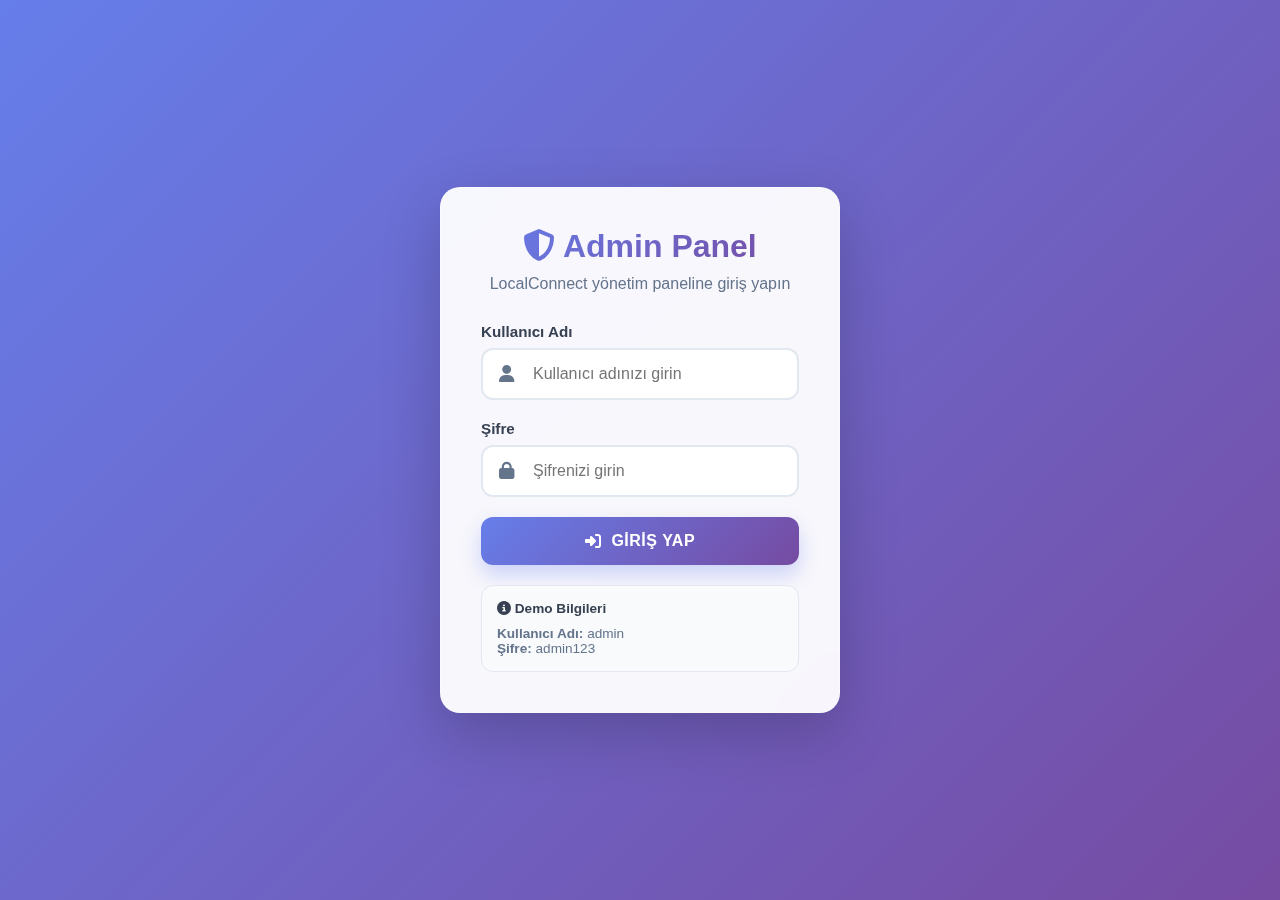
<file: panel/index.html>
<!DOCTYPE html>
<html>
<head>
  <meta http-equiv="refresh" content="0; url=admin-login.html" />
  <title>Yönlendiriliyor...</title>
  <script>
    window.location.replace("admin-login.html");
  </script>
</head>
<body>
  <p>Lütfen bekleyin, <a href="admin-login.html">giriş sayfasına</a> yönlendiriliyorsunuz...</p>
</body>
</html>
</file>
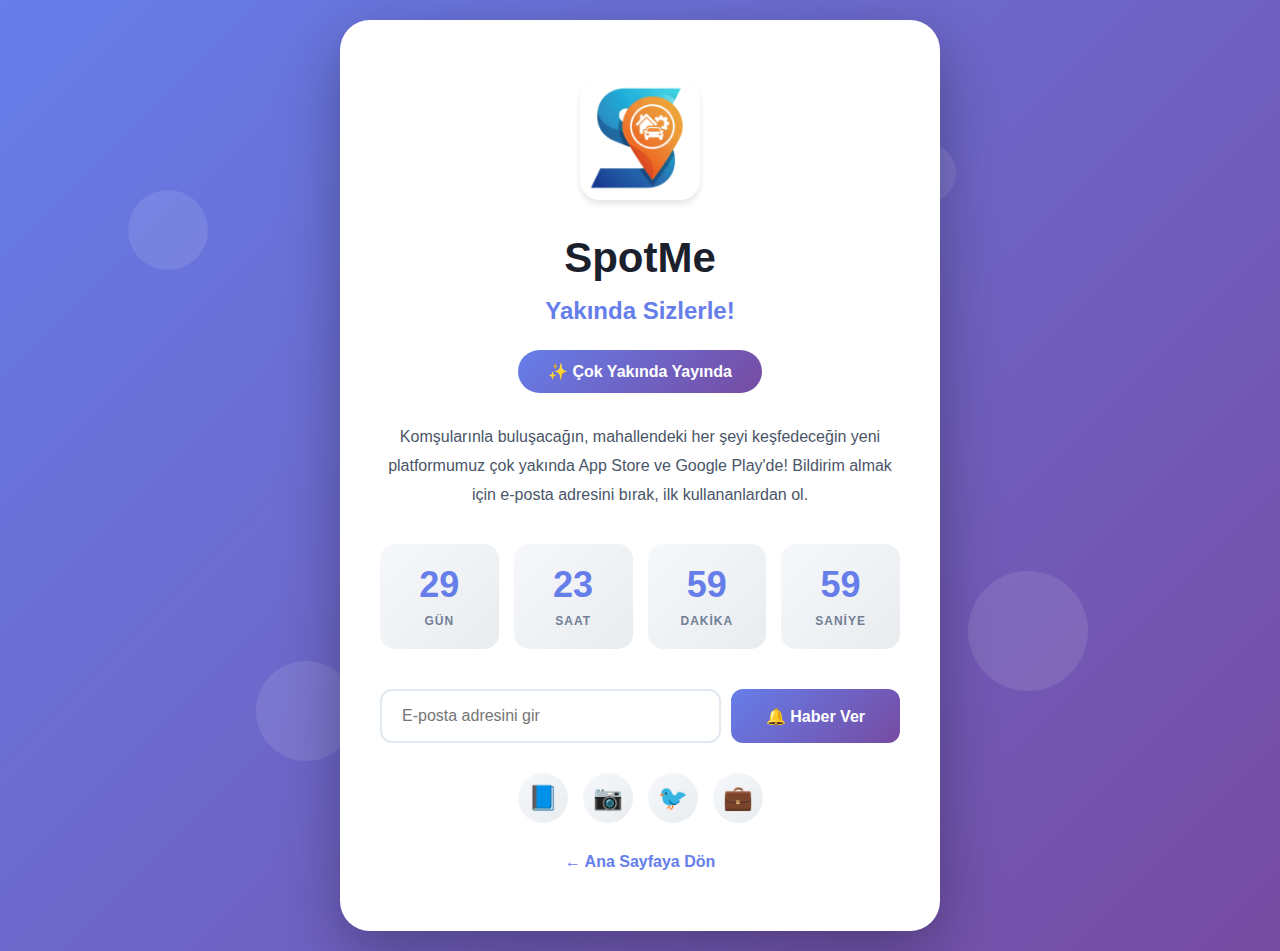
<file: yakinda.html>
<!DOCTYPE html>
<html lang="tr">

<head>
    <meta charset="UTF-8">
    <meta name="viewport" content="width=device-width, initial-scale=1.0">
    <title>Mahalle - Yakında Sizlerle</title>
    <style>
        * {
            margin: 0;
            padding: 0;
            box-sizing: border-box;
        }

        body {
            font-family: -apple-system, BlinkMacSystemFont, 'Segoe UI', Roboto, Oxygen, Ubuntu, Cantarell, sans-serif;
            background: linear-gradient(135deg, #667eea 0%, #764ba2 100%);
            min-height: 100vh;
            display: flex;
            align-items: center;
            justify-content: center;
            padding: 20px;
            position: relative;
            overflow: hidden;
        }

        .floating-shapes {
            position: absolute;
            width: 100%;
            height: 100%;
            overflow: hidden;
            z-index: 0;
        }

        .shape {
            position: absolute;
            background: rgba(255, 255, 255, 0.1);
            border-radius: 50%;
            animation: float 20s infinite ease-in-out;
        }

        .shape:nth-child(1) {
            width: 80px;
            height: 80px;
            left: 10%;
            top: 20%;
            animation-delay: 0s;
        }

        .shape:nth-child(2) {
            width: 120px;
            height: 120px;
            right: 15%;
            top: 60%;
            animation-delay: 4s;
        }

        .shape:nth-child(3) {
            width: 60px;
            height: 60px;
            left: 70%;
            top: 15%;
            animation-delay: 2s;
        }

        .shape:nth-child(4) {
            width: 100px;
            height: 100px;
            left: 20%;
            bottom: 20%;
            animation-delay: 6s;
        }

        @keyframes float {

            0%,
            100% {
                transform: translateY(0) rotate(0deg);
            }

            50% {
                transform: translateY(-30px) rotate(180deg);
            }
        }

        .container {
            background: white;
            border-radius: 30px;
            padding: 60px 40px;
            max-width: 600px;
            width: 100%;
            text-align: center;
            box-shadow: 0 20px 60px rgba(0, 0, 0, 0.3);
            position: relative;
            z-index: 1;
            animation: slideUp 0.8s ease-out;
        }

        @keyframes slideUp {
            from {
                opacity: 0;
                transform: translateY(30px);
            }

            to {
                opacity: 1;
                transform: translateY(0);
            }
        }

      .logo-container {
  text-align: center;
  margin-bottom: 30px;
}

.logo {
  width: 120px;  /* veya 150px */
  height: 120px; /* veya 150px */
  object-fit: contain; /* Logo orantılı kalır */
  border-radius: 20px; /* Köşeleri yumuşat */
  box-shadow: 0 4px 6px rgba(0, 0, 0, 0.1); /* Hafif gölge */
}

        @keyframes bounce {

            0%,
            100% {
                transform: translateY(0);
            }

            50% {
                transform: translateY(-10px);
            }
        }

        h1 {
            font-size: 42px;
            color: #1a202c;
            margin-bottom: 15px;
            font-weight: 800;
        }

        .subtitle {
            font-size: 24px;
            color: #667eea;
            margin-bottom: 25px;
            font-weight: 600;
        }

        .description {
            font-size: 16px;
            color: #4a5568;
            line-height: 1.8;
            margin-bottom: 35px;
        }

        .status-badge {
            display: inline-block;
            background: linear-gradient(135deg, #667eea 0%, #764ba2 100%);
            color: white;
            padding: 12px 30px;
            border-radius: 50px;
            font-weight: 600;
            font-size: 16px;
            margin-bottom: 30px;
            animation: pulse 2s infinite;
        }

        @keyframes pulse {

            0%,
            100% {
                transform: scale(1);
            }

            50% {
                transform: scale(1.05);
            }
        }

        .countdown {
            display: grid;
            grid-template-columns: repeat(4, 1fr);
            gap: 15px;
            margin-bottom: 40px;
        }

        .countdown-item {
            background: linear-gradient(135deg, #f6f8fb 0%, #e9ecef 100%);
            padding: 20px 10px;
            border-radius: 15px;
            transition: transform 0.3s ease;
        }

        .countdown-item:hover {
            transform: translateY(-5px);
        }

        .countdown-number {
            font-size: 36px;
            font-weight: 800;
            color: #667eea;
            display: block;
            margin-bottom: 5px;
        }

        .countdown-label {
            font-size: 12px;
            color: #718096;
            text-transform: uppercase;
            font-weight: 600;
            letter-spacing: 1px;
        }

        .notify-form {
            display: flex;
            gap: 10px;
            margin-bottom: 30px;
            flex-wrap: wrap;
        }

        .notify-input {
            flex: 1;
            min-width: 250px;
            padding: 16px 20px;
            border: 2px solid #e2e8f0;
            border-radius: 12px;
            font-size: 16px;
            transition: all 0.3s ease;
        }

        .notify-input:focus {
            outline: none;
            border-color: #667eea;
            box-shadow: 0 0 0 3px rgba(102, 126, 234, 0.1);
        }

        .notify-button {
            padding: 16px 35px;
            background: linear-gradient(135deg, #667eea 0%, #764ba2 100%);
            color: white;
            border: none;
            border-radius: 12px;
            font-size: 16px;
            font-weight: 600;
            cursor: pointer;
            transition: all 0.3s ease;
            white-space: nowrap;
        }

        .notify-button:hover {
            transform: translateY(-2px);
            box-shadow: 0 10px 25px rgba(102, 126, 234, 0.4);
        }

        .notify-button:active {
            transform: translateY(0);
        }

        .social-links {
            display: flex;
            gap: 15px;
            justify-content: center;
            margin-top: 30px;
        }

        .social-link {
            width: 50px;
            height: 50px;
            border-radius: 50%;
            background: linear-gradient(135deg, #f6f8fb 0%, #e9ecef 100%);
            display: flex;
            align-items: center;
            justify-content: center;
            font-size: 24px;
            text-decoration: none;
            transition: all 0.3s ease;
        }

        .social-link:hover {
            transform: translateY(-5px);
            background: linear-gradient(135deg, #667eea 0%, #764ba2 100%);
        }

        .back-link {
            margin-top: 30px;
            display: inline-block;
            color: #667eea;
            text-decoration: none;
            font-weight: 600;
            transition: all 0.3s ease;
        }

        .back-link:hover {
            transform: translateX(-5px);
            display: inline-block;
        }

        .success-message {
            display: none;
            background: #10b981;
            color: white;
            padding: 15px;
            border-radius: 12px;
            margin-bottom: 20px;
            animation: slideDown 0.5s ease;
        }

        .success-message.show {
            display: block;
        }

        @keyframes slideDown {
            from {
                opacity: 0;
                transform: translateY(-10px);
            }

            to {
                opacity: 1;
                transform: translateY(0);
            }
        }

        @media (max-width: 600px) {
            .container {
                padding: 40px 25px;
            }

            h1 {
                font-size: 32px;
            }

            .subtitle {
                font-size: 20px;
            }

            .countdown {
                grid-template-columns: repeat(2, 1fr);
            }

            .notify-form {
                flex-direction: column;
            }

            .notify-input {
                min-width: 100%;
            }
        }
    </style>
</head>

<body>
    <div class="floating-shapes">
        <div class="shape"></div>
        <div class="shape"></div>
        <div class="shape"></div>
        <div class="shape"></div>
    </div>

    <div class="container">
        <div class="logo-container">
            <img src="wwwroot/images/logo2.png" alt="SpotMe Logo" class="logo">
        </div>
        <h1>SpotMe</h1>
        <div class="subtitle">Yakında Sizlerle!</div>

        <div class="status-badge">✨ Çok Yakında Yayında</div>

        <p class="description">
            Komşularınla buluşacağın, mahallendeki her şeyi keşfedeceğin yeni platformumuz
            çok yakında App Store ve Google Play'de! Bildirim almak için e-posta adresini bırak,
            ilk kullananlardan ol.
        </p>

        <div class="countdown">
            <div class="countdown-item">
                <span class="countdown-number" id="days">00</span>
                <span class="countdown-label">Gün</span>
            </div>
            <div class="countdown-item">
                <span class="countdown-number" id="hours">00</span>
                <span class="countdown-label">Saat</span>
            </div>
            <div class="countdown-item">
                <span class="countdown-number" id="minutes">00</span>
                <span class="countdown-label">Dakika</span>
            </div>
            <div class="countdown-item">
                <span class="countdown-number" id="seconds">00</span>
                <span class="countdown-label">Saniye</span>
            </div>
        </div>

        <div class="success-message" id="successMessage">
            ✅ Teşekkürler! Yayına girdiğimizde sana haber vereceğiz.
        </div>

        <form class="notify-form" id="notifyForm">
            <input type="email" class="notify-input" placeholder="E-posta adresini gir" required id="emailInput">
            <button type="submit" class="notify-button">
                🔔 Haber Ver
            </button>
        </form>

        <div class="social-links">
            <a href="#" class="social-link">📘</a>
            <a href="#" class="social-link">📷</a>
            <a href="#" class="social-link">🐦</a>
            <a href="#" class="social-link">💼</a>
        </div>

        <a href="index.html" class="back-link">← Ana Sayfaya Dön</a>
    </div>

    <script>
        // Geri sayım (30 gün sonrası için örnek)
        const launchDate = new Date();
        launchDate.setDate(launchDate.getDate() + 30);

        function updateCountdown() {
            const now = new Date().getTime();
            const distance = launchDate - now;

            const days = Math.floor(distance / (1000 * 60 * 60 * 24));
            const hours = Math.floor((distance % (1000 * 60 * 60 * 24)) / (1000 * 60 * 60));
            const minutes = Math.floor((distance % (1000 * 60 * 60)) / (1000 * 60));
            const seconds = Math.floor((distance % (1000 * 60)) / 1000);

            document.getElementById('days').textContent = String(days).padStart(2, '0');
            document.getElementById('hours').textContent = String(hours).padStart(2, '0');
            document.getElementById('minutes').textContent = String(minutes).padStart(2, '0');
            document.getElementById('seconds').textContent = String(seconds).padStart(2, '0');
        }

        setInterval(updateCountdown, 1000);
        updateCountdown();

        // Form gönderimi
        document.getElementById('notifyForm').addEventListener('submit', function (e) {
            e.preventDefault();

            const email = document.getElementById('emailInput').value;
            const successMsg = document.getElementById('successMessage');

            // Burada normalde backend'e istek gönderilir
            console.log('E-posta kaydedildi:', email);

            // Başarı mesajını göster
            successMsg.classList.add('show');
            document.getElementById('emailInput').value = '';

            // 3 saniye sonra mesajı gizle
            setTimeout(() => {
                successMsg.classList.remove('show');
            }, 3000);
        });
    </script>
</body>

</html>
</file>
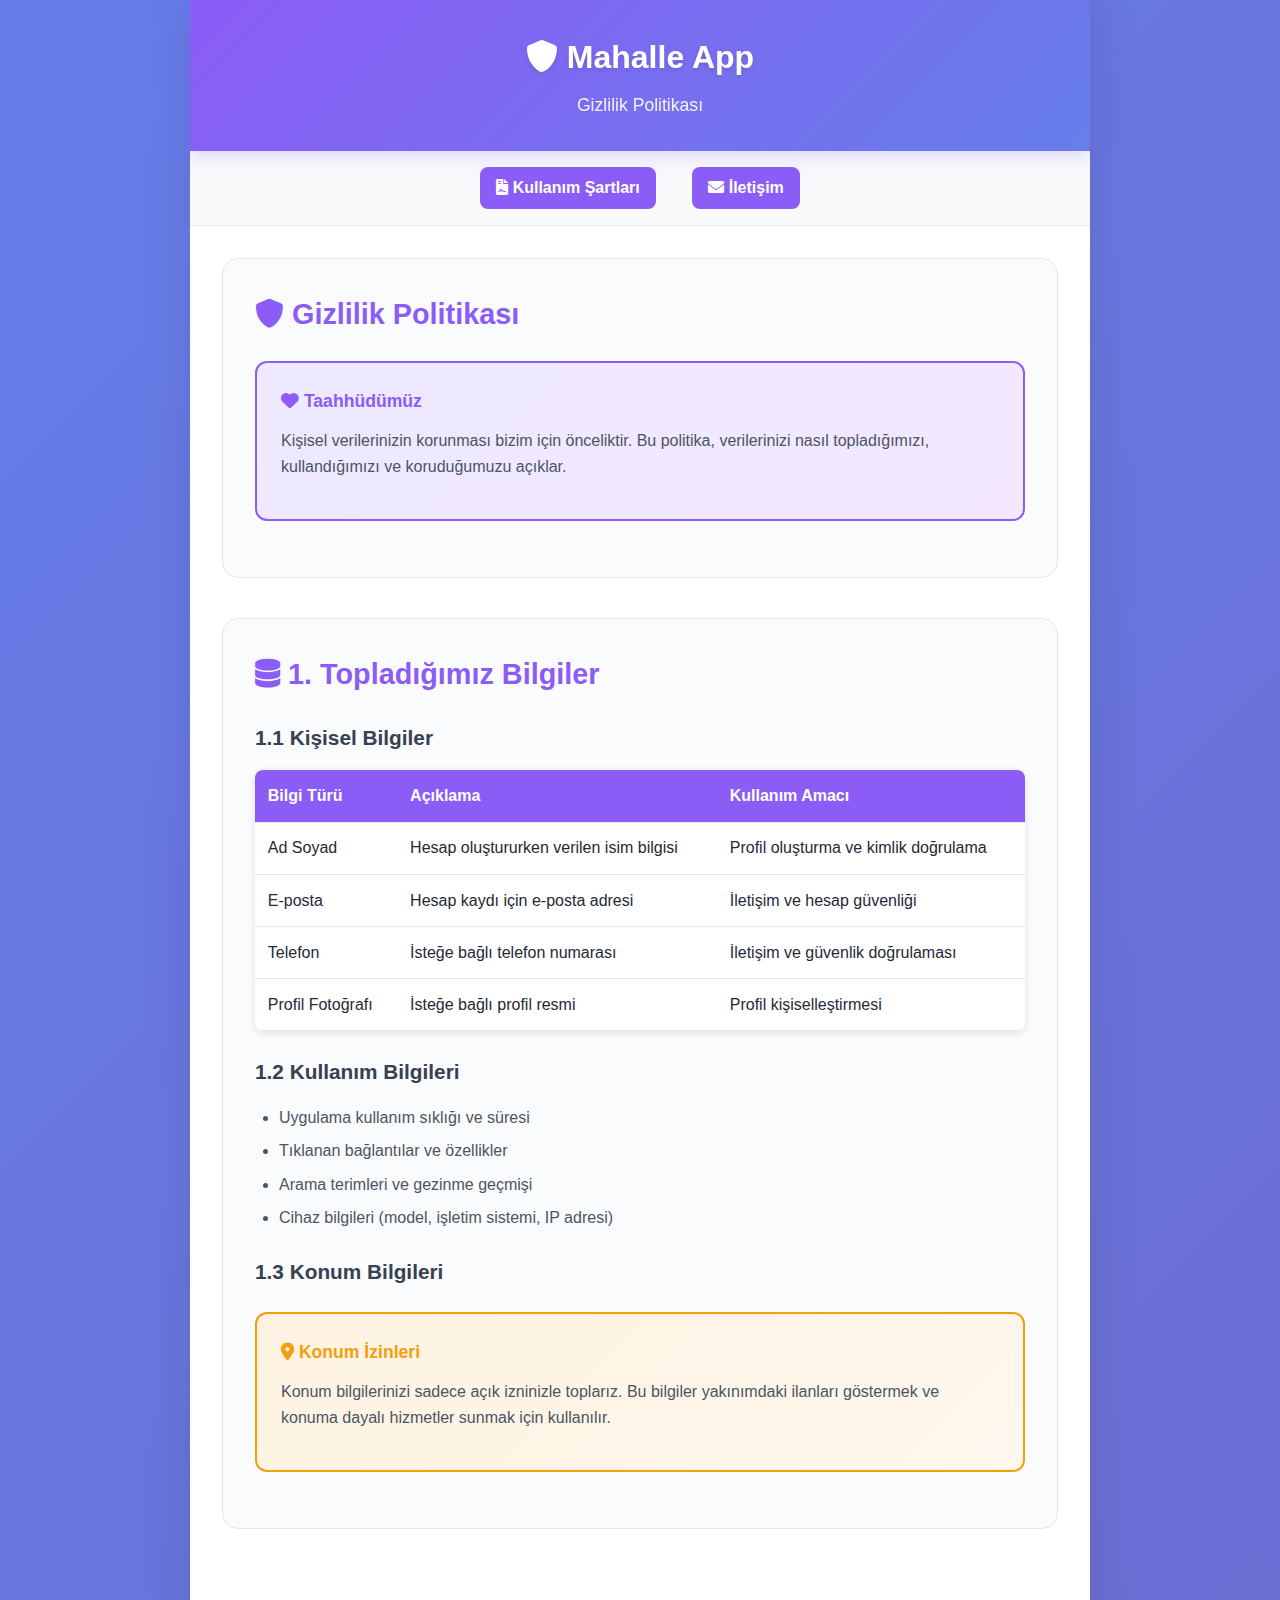
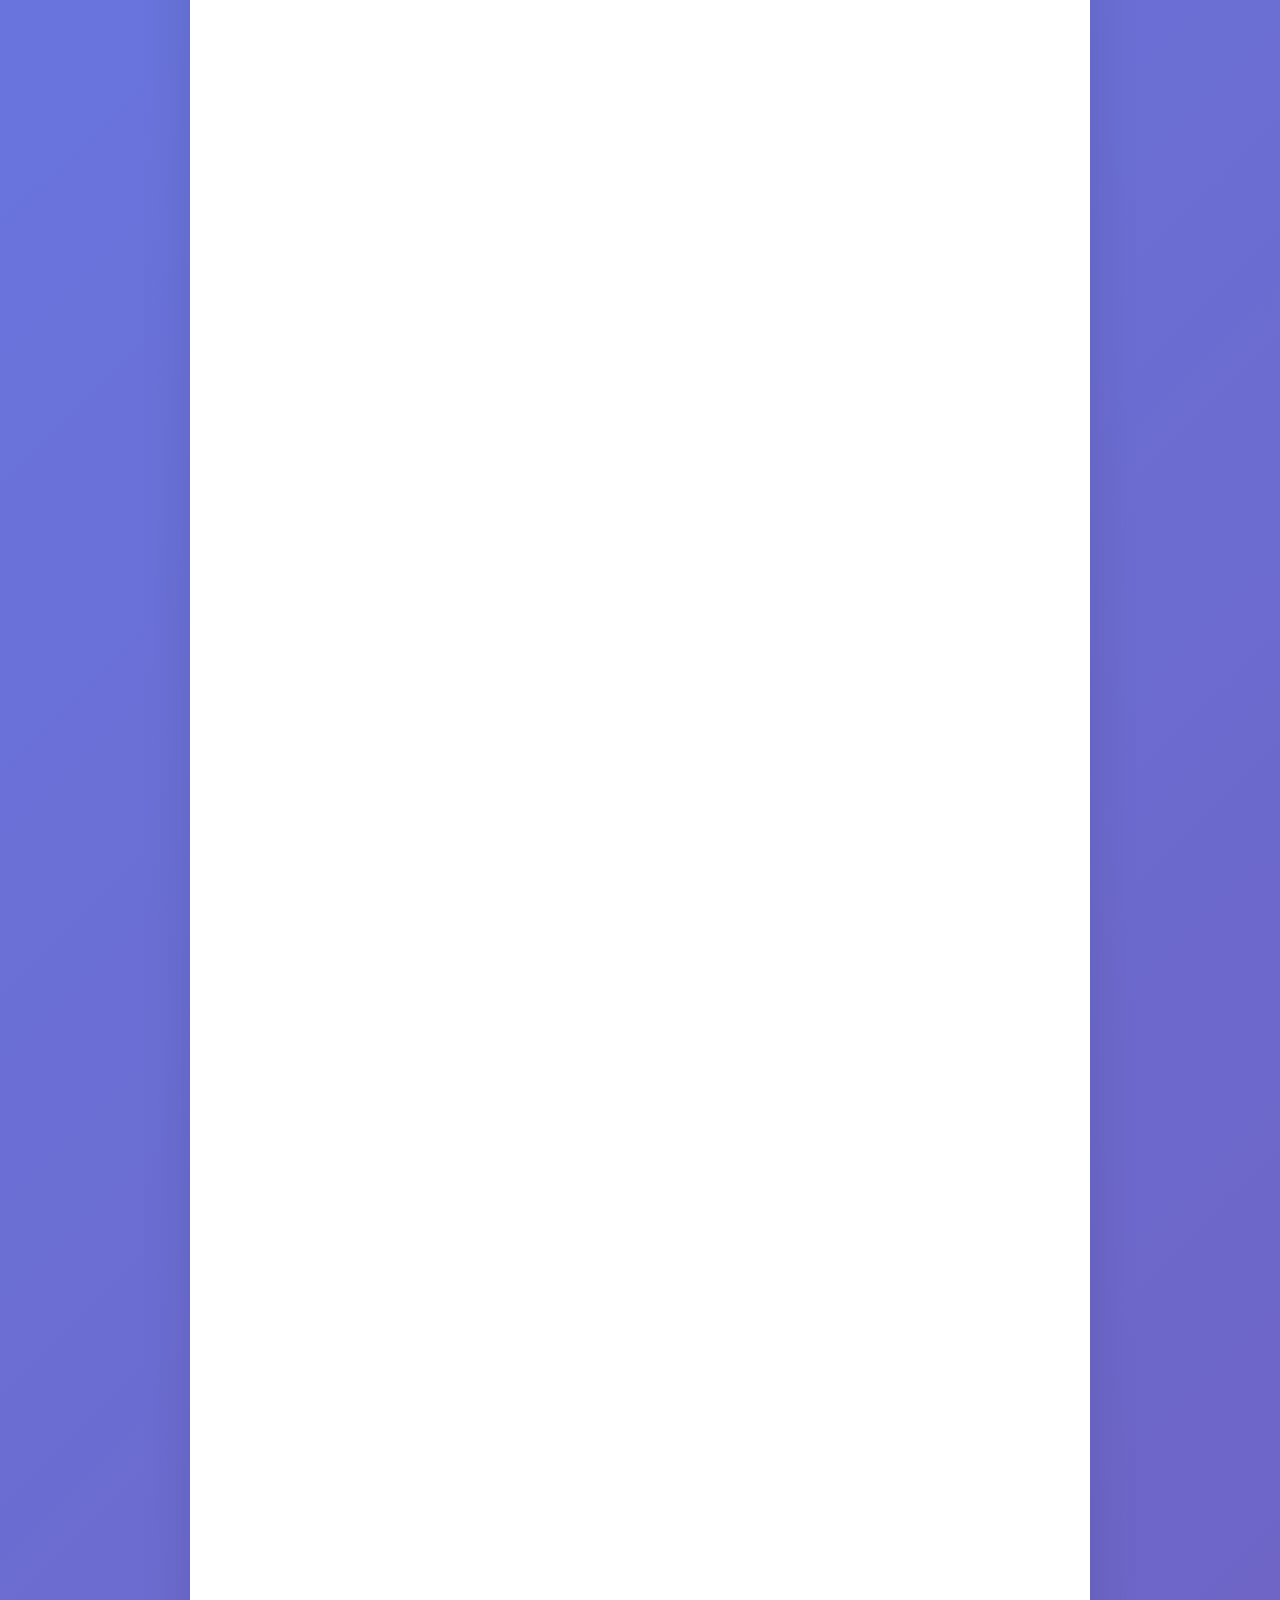
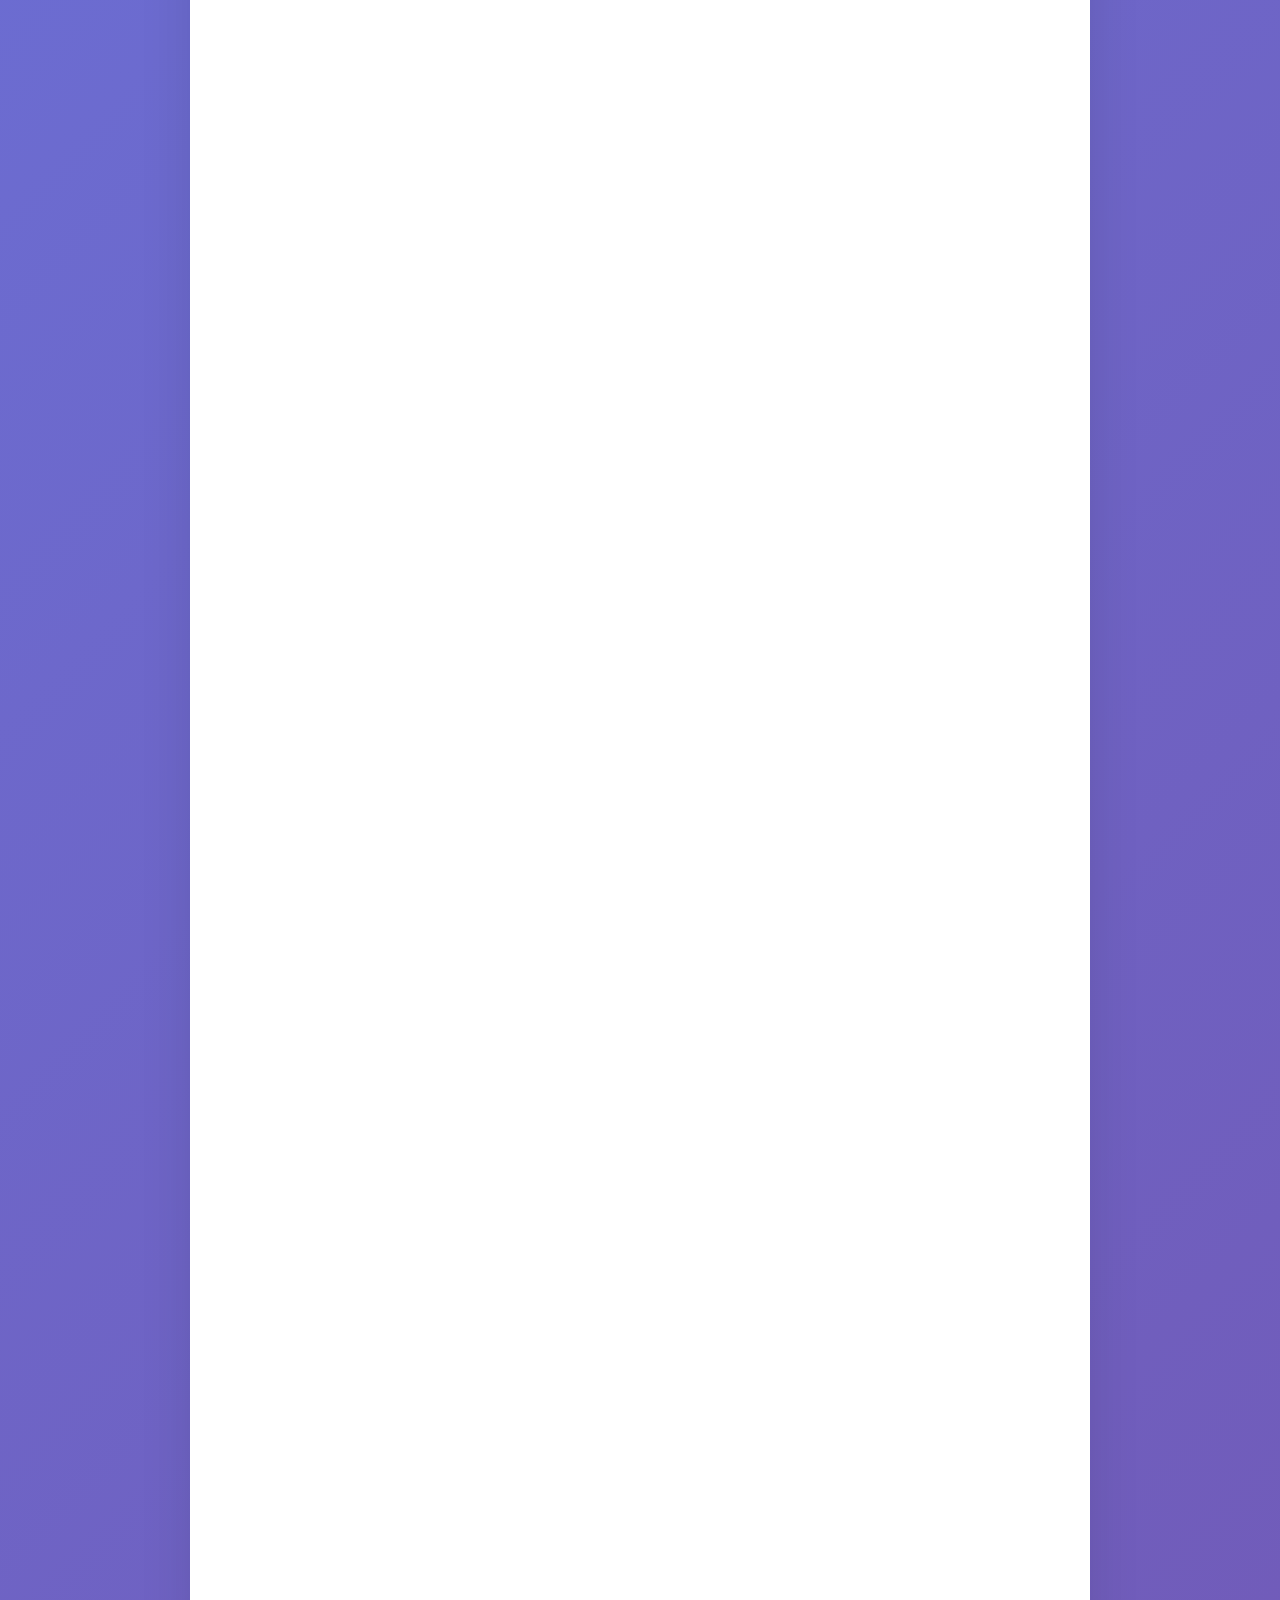
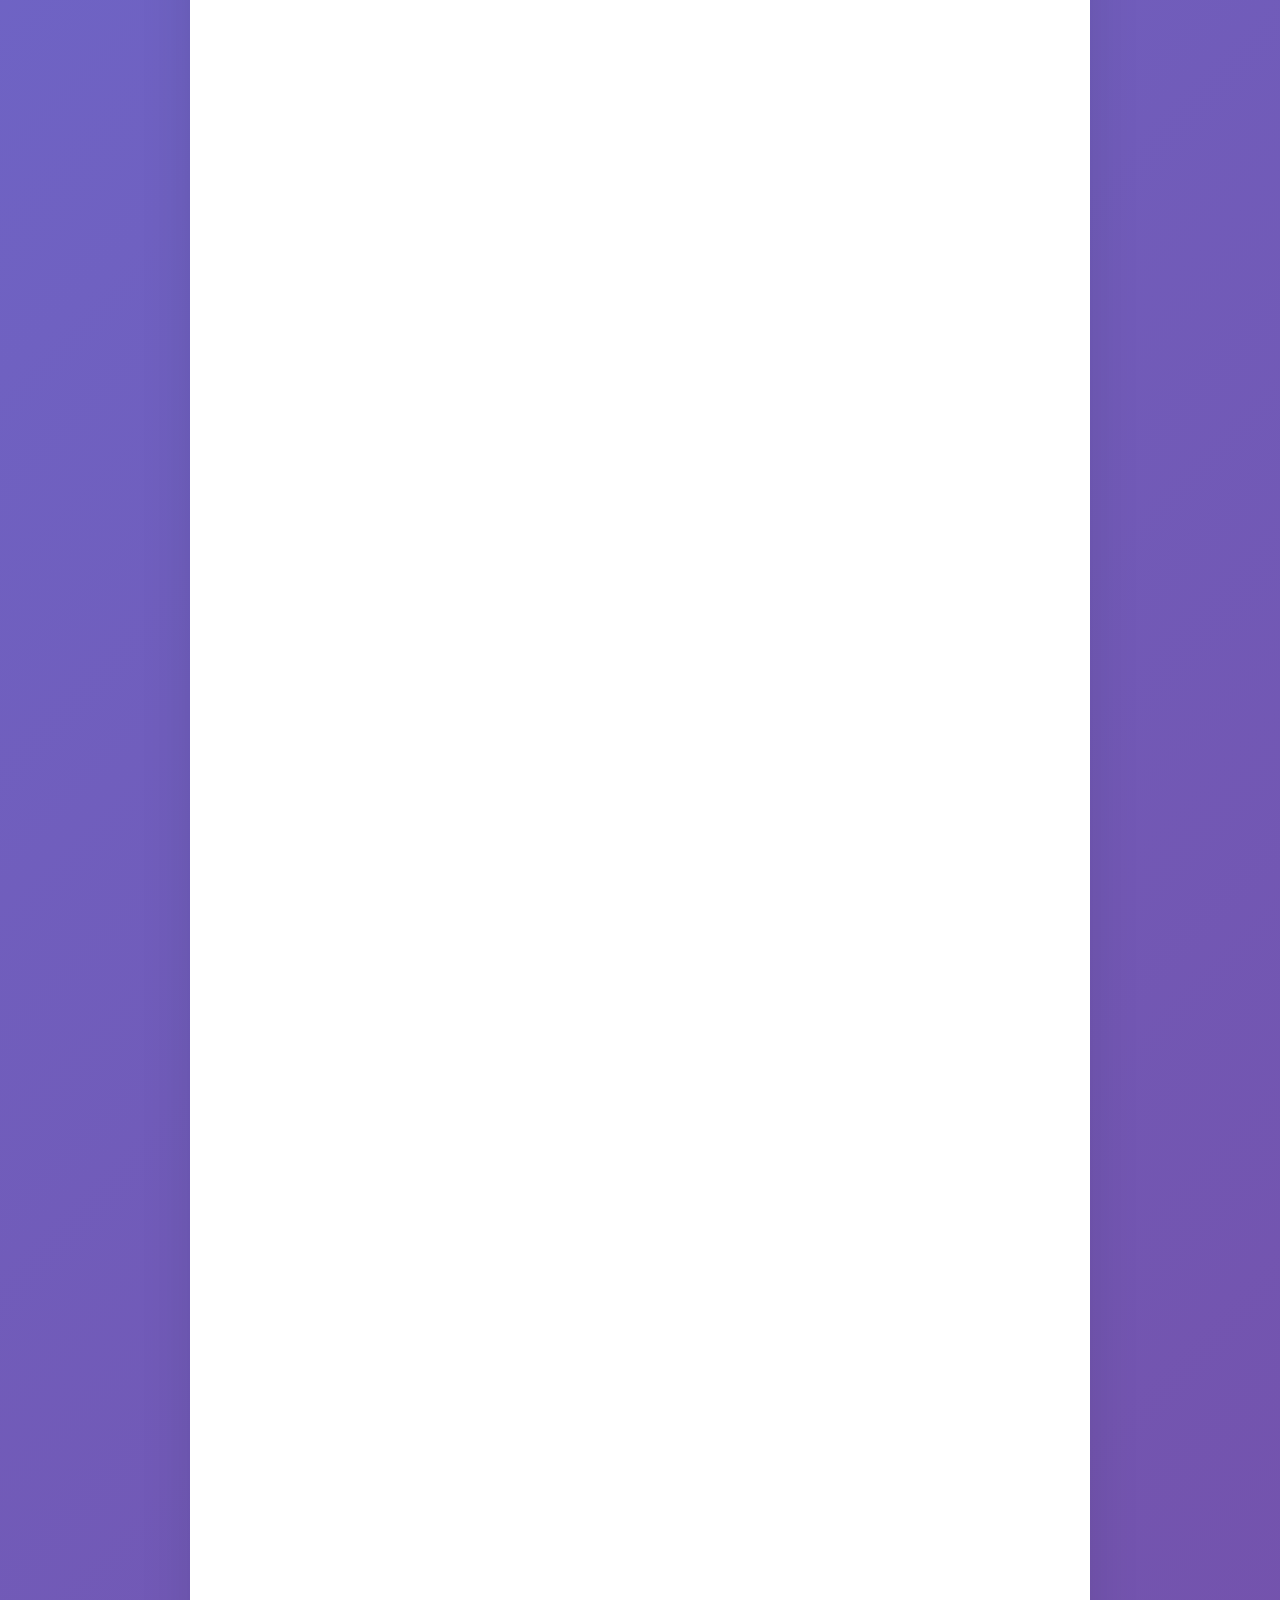
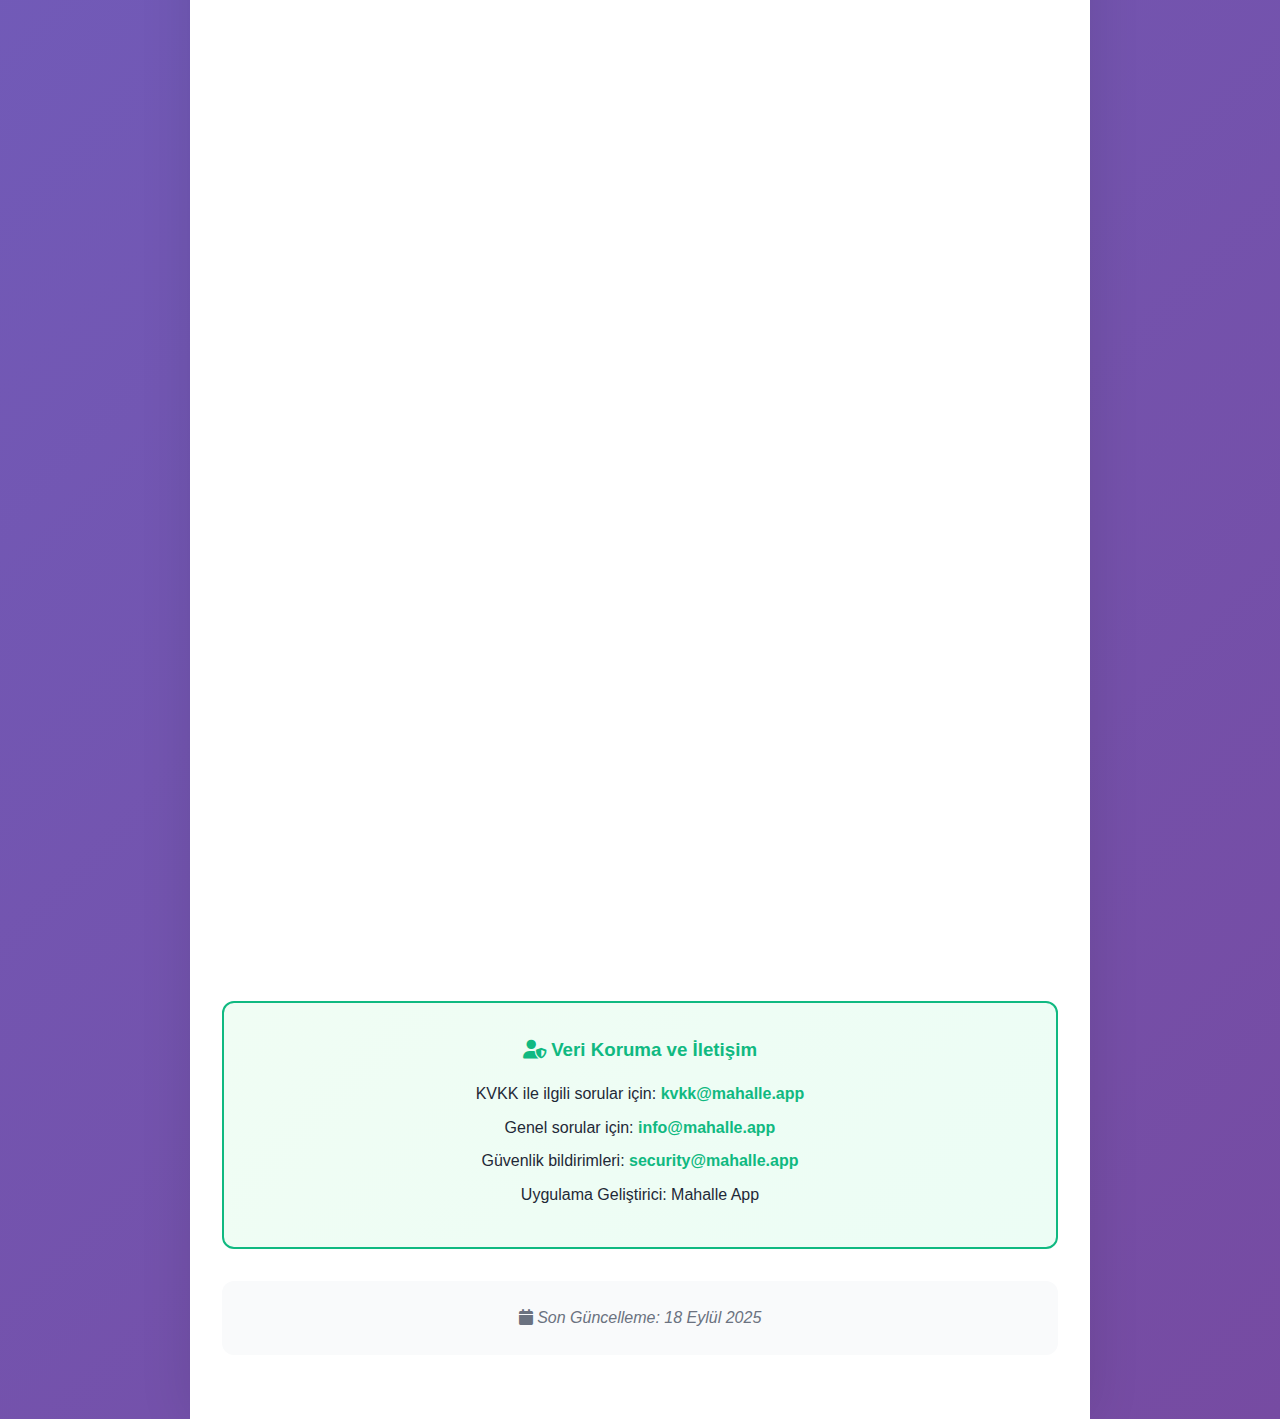
<file: legal/privacy.html>
<!DOCTYPE html>
<html lang="tr">
<head>
    <meta charset="UTF-8">
    <meta name="viewport" content="width=device-width, initial-scale=1.0">
    <title>Mahalle App - Gizlilik Politikası</title>
    <link href="https://cdnjs.cloudflare.com/ajax/libs/font-awesome/6.0.0/css/all.min.css" rel="stylesheet">
    <link rel="icon" type="svg" sizes="16x16" href="/wwwroot/images/logo2.png">

    <style>
        * {
            margin: 0;
            padding: 0;
            box-sizing: border-box;
        }

        body {
            font-family: -apple-system, BlinkMacSystemFont, 'Segoe UI', Roboto, sans-serif;
            line-height: 1.6;
            color: #1F2937;
            background: linear-gradient(135deg, #667eea 0%, #764ba2 100%);
            min-height: 100vh;
        }

        .container {
            max-width: 900px;
            margin: 0 auto;
            background: white;
            min-height: 100vh;
            box-shadow: 0 0 50px rgba(0,0,0,0.1);
            position: relative;
        }

        /* Header */
        .header {
            background: linear-gradient(135deg, #8B5CF6 0%, #667eea 100%);
            color: white;
            padding: 2rem 0;
            text-align: center;
            position: sticky;
            top: 0;
            z-index: 100;
            box-shadow: 0 2px 20px rgba(139, 92, 246, 0.3);
        }

        .header h1 {
            font-size: 2rem;
            font-weight: 700;
            margin-bottom: 0.5rem;
            text-shadow: 0 2px 4px rgba(0,0,0,0.1);
        }

        .header p {
            opacity: 0.9;
            font-size: 1.1rem;
        }

        /* Navigation */
        .nav-links {
            background: #F8FAFC;
            padding: 1rem;
            text-align: center;
            border-bottom: 1px solid #E5E7EB;
            position: sticky;
            top: 120px;
            z-index: 99;
        }

        .nav-links a {
            display: inline-block;
            margin: 0 1rem;
            padding: 0.5rem 1rem;
            background: #8B5CF6;
            color: white;
            text-decoration: none;
            border-radius: 8px;
            transition: all 0.3s ease;
            font-weight: 600;
        }

        .nav-links a:hover {
            background: #7C3AED;
            transform: translateY(-2px);
        }

        /* Content */
        .content {
            padding: 2rem;
            animation: fadeInUp 0.6s ease-out;
        }

        /* Sections */
        .section {
            margin-bottom: 2.5rem;
            background: #FAFBFC;
            padding: 2rem;
            border-radius: 16px;
            border: 1px solid #E5E7EB;
            transition: all 0.3s ease;
        }

        .section:hover {
            box-shadow: 0 8px 25px rgba(139, 92, 246, 0.1);
            transform: translateY(-2px);
        }

        .section h2 {
            font-size: 1.8rem;
            color: #8B5CF6;
            margin-bottom: 1rem;
            display: flex;
            align-items: center;
            gap: 0.5rem;
        }

        .section h3 {
            font-size: 1.3rem;
            color: #374151;
            margin: 1.5rem 0 0.8rem 0;
            font-weight: 600;
        }

        .section p {
            margin-bottom: 1rem;
            color: #4B5563;
            font-size: 1rem;
        }

        .section ul {
            margin: 1rem 0;
            padding-left: 1.5rem;
        }

        .section li {
            margin-bottom: 0.5rem;
            color: #4B5563;
        }

        /* Highlight boxes */
        .highlight-box {
            background: linear-gradient(135deg, #EDE9FE 0%, #F3E8FF 100%);
            border: 2px solid #8B5CF6;
            border-radius: 12px;
            padding: 1.5rem;
            margin: 1.5rem 0;
        }

        .highlight-box h4 {
            color: #8B5CF6;
            font-size: 1.1rem;
            margin-bottom: 0.8rem;
            font-weight: 600;
        }

        .warning-box {
            background: linear-gradient(135deg, #FEF3E2 0%, #FEF7ED 100%);
            border: 2px solid #F59E0B;
            border-radius: 12px;
            padding: 1.5rem;
            margin: 1.5rem 0;
        }

        .warning-box h4 {
            color: #F59E0B;
            font-size: 1.1rem;
            margin-bottom: 0.8rem;
            font-weight: 600;
        }

        /* Contact info */
        .contact-info {
            background: linear-gradient(135deg, #F0FDF4 0%, #ECFDF5 100%);
            border: 2px solid #10B981;
            border-radius: 12px;
            padding: 2rem;
            text-align: center;
            margin: 2rem 0;
        }

        .contact-info h3 {
            color: #10B981;
            margin-bottom: 1rem;
        }

        .contact-info p {
            margin-bottom: 0.5rem;
        }

        .contact-info a {
            color: #10B981;
            text-decoration: none;
            font-weight: 600;
        }

        .contact-info a:hover {
            text-decoration: underline;
        }

        /* Last updated */
        .last-updated {
            text-align: center;
            padding: 1.5rem;
            background: #F9FAFB;
            border-radius: 12px;
            margin: 2rem 0;
            color: #6B7280;
            font-style: italic;
        }

        /* Back to top button */
        .back-to-top {
            position: fixed;
            bottom: 2rem;
            right: 2rem;
            background: #8B5CF6;
            color: white;
            border: none;
            border-radius: 50%;
            width: 60px;
            height: 60px;
            font-size: 1.5rem;
            cursor: pointer;
            opacity: 0;
            transition: all 0.3s ease;
            box-shadow: 0 4px 15px rgba(139, 92, 246, 0.4);
        }

        .back-to-top.visible {
            opacity: 1;
        }

        .back-to-top:hover {
            transform: translateY(-3px);
            box-shadow: 0 6px 20px rgba(139, 92, 246, 0.5);
        }

        /* Table styles */
        table {
            width: 100%;
            border-collapse: collapse;
            margin: 1rem 0;
            background: white;
            border-radius: 8px;
            overflow: hidden;
            box-shadow: 0 2px 8px rgba(0,0,0,0.1);
        }

        th, td {
            padding: 0.8rem;
            text-align: left;
            border-bottom: 1px solid #E5E7EB;
        }

        th {
            background: #8B5CF6;
            color: white;
            font-weight: 600;
        }

        tr:hover {
            background: #F9FAFB;
        }

        /* Animations */
        @keyframes fadeInUp {
            from {
                opacity: 0;
                transform: translateY(20px);
            }
            to {
                opacity: 1;
                transform: translateY(0);
            }
        }

        /* Responsive */
        @media (max-width: 768px) {
            .content {
                padding: 1rem;
            }

            .section {
                padding: 1.5rem;
            }

            .header h1 {
                font-size: 1.5rem;
            }

            .nav-links a {
                display: block;
                margin: 0.5rem 0;
            }

            .back-to-top {
                bottom: 1rem;
                right: 1rem;
                width: 50px;
                height: 50px;
            }

            table, thead, tbody, th, td, tr {
                display: block;
            }

            thead tr {
                position: absolute;
                top: -9999px;
                left: -9999px;
            }

            tr {
                border: 1px solid #ccc;
                margin-bottom: 10px;
            }

            td {
                border: none;
                position: relative;
                padding-left: 50%;
            }

            td:before {
                content: attr(data-label);
                position: absolute;
                left: 6px;
                width: 45%;
                padding-right: 10px;
                white-space: nowrap;
                font-weight: bold;
                color: #8B5CF6;
            }
        }
    </style>
</head>
<body>
    <div class="container">
        <!-- Header -->
        <header class="header">
            <h1><i class="fas fa-shield-alt"></i> Mahalle App</h1>
            <p>Gizlilik Politikası</p>
        </header>

        <!-- Navigation -->
        <nav class="nav-links">
            <a href="terms.html"><i class="fas fa-file-contract"></i> Kullanım Şartları</a>
            <a href="#contact"><i class="fas fa-envelope"></i> İletişim</a>
        </nav>

        <!-- Content -->
        <div class="content">
            <section class="section">
                <h2><i class="fas fa-shield-alt"></i> Gizlilik Politikası</h2>
                <div class="highlight-box">
                    <h4><i class="fas fa-heart"></i> Taahhüdümüz</h4>
                    <p>Kişisel verilerinizin korunması bizim için önceliktir. Bu politika, verilerinizi nasıl topladığımızı, kullandığımızı ve koruduğumuzu açıklar.</p>
                </div>
            </section>

            <section class="section">
                <h2><i class="fas fa-database"></i> 1. Topladığımız Bilgiler</h2>
                
                <h3>1.1 Kişisel Bilgiler</h3>
                <table>
                    <thead>
                        <tr>
                            <th>Bilgi Türü</th>
                            <th>Açıklama</th>
                            <th>Kullanım Amacı</th>
                        </tr>
                    </thead>
                    <tbody>
                        <tr>
                            <td data-label="Bilgi Türü">Ad Soyad</td>
                            <td data-label="Açıklama">Hesap oluştururken verilen isim bilgisi</td>
                            <td data-label="Kullanım Amacı">Profil oluşturma ve kimlik doğrulama</td>
                        </tr>
                        <tr>
                            <td data-label="Bilgi Türü">E-posta</td>
                            <td data-label="Açıklama">Hesap kaydı için e-posta adresi</td>
                            <td data-label="Kullanım Amacı">İletişim ve hesap güvenliği</td>
                        </tr>
                        <tr>
                            <td data-label="Bilgi Türü">Telefon</td>
                            <td data-label="Açıklama">İsteğe bağlı telefon numarası</td>
                            <td data-label="Kullanım Amacı">İletişim ve güvenlik doğrulaması</td>
                        </tr>
                        <tr>
                            <td data-label="Bilgi Türü">Profil Fotoğrafı</td>
                            <td data-label="Açıklama">İsteğe bağlı profil resmi</td>
                            <td data-label="Kullanım Amacı">Profil kişiselleştirmesi</td>
                        </tr>
                    </tbody>
                </table>

                <h3>1.2 Kullanım Bilgileri</h3>
                <ul>
                    <li>Uygulama kullanım sıklığı ve süresi</li>
                    <li>Tıklanan bağlantılar ve özellikler</li>
                    <li>Arama terimleri ve gezinme geçmişi</li>
                    <li>Cihaz bilgileri (model, işletim sistemi, IP adresi)</li>
                </ul>

                <h3>1.3 Konum Bilgileri</h3>
                <div class="warning-box">
                    <h4><i class="fas fa-map-marker-alt"></i> Konum İzinleri</h4>
                    <p>Konum bilgilerinizi sadece açık izninizle toplarız. Bu bilgiler yakınımdaki ilanları göstermek ve konuma dayalı hizmetler sunmak için kullanılır.</p>
                </div>
            </section>

            <section class="section">
                <h2><i class="fas fa-cogs"></i> 2. Bilgileri Nasıl Kullanırız</h2>
                
                <h3>2.1 Ana Kullanım Amaçları</h3>
                <ul>
                    <li><strong>Hizmet Sunumu:</strong> Uygulamanın temel özelliklerini sağlamak</li>
                    <li><strong>Kişiselleştirme:</strong> Size özel içerik ve öneriler sunmak</li>
                    <li><strong>İletişim:</strong> Önemli güncellemeler ve bildirimler göndermek</li>
                    <li><strong>Güvenlik:</strong> Hesap güvenliğini sağlamak ve dolandırıcılığı önlemek</li>
                    <li><strong>Analiz:</strong> Uygulama performansını iyileştirmek</li>
                </ul>

                <h3>2.2 Pazarlama ve İletişim</h3>
                <p>E-posta ile pazarlama mesajları göndermeden önce onayınızı alırız. Bu mesajlardan istediğiniz zaman çıkabilirsiniz.</p>
            </section>

            <section class="section">
                <h2><i class="fas fa-share-alt"></i> 3. Bilgi Paylaşımı</h2>
                
                <div class="highlight-box">
                    <h4><i class="fas fa-lock"></i> Paylaşım İlkemiz</h4>
                    <p>Kişisel bilgilerinizi üçüncü taraflarla satmıyoruz, kiralamıyoruz veya pazarlama amaçlı paylaşmıyoruz.</p>
                </div>

                <h3>3.1 Sınırlı Paylaşım Durumları</h3>
                <ul>
                    <li><strong>Yasal Zorunluluk:</strong> Mahkeme kararı veya yasal süreç gereği</li>
                    <li><strong>Güvenlik:</strong> Dolandırıcılık veya güvenlik ihlallerini önlemek için</li>
                    <li><strong>Hizmet Sağlayıcıları:</strong> Bizim adımıza çalışan güvenilir üçüncü taraflar</li>
                </ul>

                <h3>3.2 Hizmet Sağlayıcıları</h3>
                <table>
                    <thead>
                        <tr>
                            <th>Hizmet</th>
                            <th>Sağlayıcı Türü</th>
                            <th>Paylaşılan Veri</th>
                        </tr>
                    </thead>
                    <tbody>
                        <tr>
                            <td data-label="Hizmet">Cloud Depolama</td>
                            <td data-label="Sağlayıcı Türü">AWS/Google Cloud</td>
                            <td data-label="Paylaşılan Veri">Şifrelenmiş kullanıcı verileri</td>
                        </tr>
                        <tr>
                            <td data-label="Hizmet">Analitik</td>
                            <td data-label="Sağlayıcı Türü">Firebase Analytics</td>
                            <td data-label="Paylaşılan Veri">Anonim kullanım istatistikleri</td>
                        </tr>
                        <tr>
                            <td data-label="Hizmet">Push Bildirimler</td>
                            <td data-label="Sağlayıcı Türü">Firebase Cloud Messaging</td>
                            <td data-label="Paylaşılan Veri">Cihaz tokenleri</td>
                        </tr>
                    </tbody>
                </table>
            </section>

            <section class="section">
                <h2><i class="fas fa-shield-alt"></i> 4. Veri Güvenliği</h2>
                
                <h3>4.1 Teknik Güvenlik Önlemleri</h3>
                <ul>
                    <li><strong>SSL/TLS Şifreleme:</strong> Tüm veri transferleri şifrelenir</li>
                    <li><strong>Veri Tabanı Güvenliği:</strong> Çok katmanlı güvenlik duvarları</li>
                    <li><strong>Erişim Kontrolü:</strong> Sınırlı personel erişimi</li>
                    <li><strong>Düzenli Güvenlik Testleri:</strong> Sürekli güvenlik denetimleri</li>
                </ul>

                <h3>4.2 Şifre Güvenliği</h3>
                <div class="warning-box">
                    <h4><i class="fas fa-key"></i> Güçlü Şifre Önerileri</h4>
                    <ul>
                        <li>En az 8 karakter uzunluğunda</li>
                        <li>Büyük ve küçük harf karışımı</li>
                        <li>Sayı ve özel karakterler içermeli</li>
                        <li>Kişisel bilgiler içermemeli</li>
                    </ul>
                </div>
            </section>

            <section class="section">
                <h2><i class="fas fa-user-cog"></i> 5. Kullanıcı Hakları</h2>
                
                <h3>5.1 KVKK Hakları</h3>
                <p>6698 sayılı Kişisel Verilerin Korunması Kanunu kapsamında aşağıdaki haklarınız bulunmaktadır:</p>
                
                <ul>
                    <li><strong>Bilgilendirilme Hakkı:</strong> Verilerinizin nasıl işlendiğini öğrenme</li>
                    <li><strong>Erişim Hakkı:</strong> Hangi verilerinizin tutulduğunu görme</li>
                    <li><strong>Düzeltme Hakkı:</strong> Yanlış bilgilerin düzeltilmesini isteme</li>
                    <li><strong>Silme Hakkı:</strong> Verilerinizin silinmesini talep etme</li>
                    <li><strong>İtiraz Hakkı:</strong> Veri işlemeye itiraz etme</li>
                    <li><strong>Taşınabilirlik Hakkı:</strong> Verilerinizi başka platforma taşıma</li>
                </ul>

                <h3>5.2 Hakları Kullanma</h3>
                <p>Bu hakları kullanmak için aşağıdaki iletişim bilgilerinden bize ulaşabilirsiniz. Talebinizi 30 gün içinde yanıtlayacağız.</p>
            </section>

            <section class="section">
                <h2><i class="fas fa-cookie-bite"></i> 6. Çerezler (Cookies)</h2>
                
                <h3>6.1 Çerez Türleri</h3>
                <table>
                    <thead>
                        <tr>
                            <th>Çerez Türü</th>
                            <th>Amaç</th>
                            <th>Süre</th>
                        </tr>
                    </thead>
                    <tbody>
                        <tr>
                            <td data-label="Çerez Türü">Gerekli Çerezler</td>
                            <td data-label="Amaç">Temel uygulama fonksiyonları</td>
                            <td data-label="Süre">Oturum süresi</td>
                        </tr>
                        <tr>
                            <td data-label="Çerez Türü">Performans Çerezleri</td>
                            <td data-label="Amaç">Uygulama performansını izleme</td>
                            <td data-label="Süre">1 yıl</td>
                        </tr>
                        <tr>
                            <td data-label="Çerez Türü">Kişiselleştirme</td>
                            <td data-label="Amaç">Kullanıcı tercihlerini hatırlama</td>
                            <td data-label="Süre">6 ay</td>
                        </tr>
                    </tbody>
                </table>

                <h3>6.2 Çerez Yönetimi</h3>
                <p>Uygulama ayarlarından çerez tercihlerinizi yönetebilirsiniz. Bazı çerezleri devre dışı bırakmanız durumunda uygulama özelliklerinin sınırlı çalışabileceğini unutmayın.</p>
            </section>

            <section class="section">
                <h2><i class="fas fa-clock"></i> 7. Veri Saklama</h2>
                
                <h3>7.1 Saklama Süreleri</h3>
                <ul>
                    <li><strong>Hesap Verileri:</strong> Hesap aktif olduğu sürece</li>
                    <li><strong>İlan Verileri:</strong> İlan yayında olduğu süre + 1 yıl</li>
                    <li><strong>Mesaj Geçmişi:</strong> 3 yıl</li>
                    <li><strong>Log Kayıtları:</strong> 6 ay</li>
                    <li><strong>Analitik Veriler:</strong> 2 yıl (anonim)</li>
                </ul>

                <h3>7.2 Hesap Silme</h3>
                <div class="highlight-box">
                    <h4><i class="fas fa-trash-alt"></i> Hesap Silme Süreci</h4>
                    <p>Hesabınızı silmek istediğinizde, tüm kişisel verileriniz 30 gün içinde sistemden kalıcı olarak kaldırılır. Bu süre içinde hesabınızı geri getirebilirsiniz.</p>
                </div>
            </section>

            <section class="section">
                <h2><i class="fas fa-child"></i> 8. Çocukların Gizliliği</h2>
                <p>Uygulamamız 13 yaş altındaki çocuklara yönelik değildir. Bilerek 13 yaş altındaki çocuklardan kişisel bilgi toplamayız. Eğer 13 yaşından küçük bir çocuğun kişisel bilgilerini topladığımızı öğrenirsek, bu bilgileri derhal sileriz.</p>
                
                <h3>8.1 Ebeveyn Kontrolü</h3>
                <p>13-18 yaş arası kullanıcılar için ebeveyn onayı gereklidir. Ebeveynler çocuklarının hesap bilgilerine erişebilir ve hesabı kapatabilirler.</p>
            </section>

            <section class="section">
                <h2><i class="fas fa-globe"></i> 9. Uluslararası Veri Transferi</h2>
                <p>Verileriniz Türkiye sınırları içinde saklanır. Ancak hizmet sağlayıcılarımızın bir kısmı uluslararası şirketler olabilir. Bu durumda verileriniz uygun güvenlik önlemleri ile transfer edilir.</p>
                
                <h3>9.1 Güvenlik Önlemleri</h3>
                <ul>
                    <li>Veri transfer sözleşmeleri</li>
                    <li>Uluslararası güvenlik standartları</li>
                    <li>Düzenli güvenlik denetimleri</li>
                </ul>
            </section>

            <section class="section">
                <h2><i class="fas fa-edit"></i> 10. Politika Değişiklikleri</h2>
                <p>Bu gizlilik politikasını zaman zaman güncelleyebiliriz. Önemli değişiklikler durumunda:</p>
                
                <ul>
                    <li>Uygulama içinde bildirim göndeririz</li>
                    <li>E-posta ile bilgilendirme yaparız</li>
                    <li>Bu sayfada güncellemeleri yayınlarız</li>
                </ul>
                
                <div class="warning-box">
                    <h4><i class="fas fa-bell"></i> Önemli Not</h4>
                    <p>Politika değişikliklerini takip etmeniz önemlidir. Güncellemelerden sonra uygulamayı kullanmaya devam etmeniz yeni politikayı kabul ettiğiniz anlamına gelir.</p>
                </div>
            </section>

            <section class="section">
                <h2><i class="fas fa-question-circle"></i> 11. Sık Sorulan Sorular</h2>
                
                <div class="highlight-box">
                    <h4><i class="fas fa-user-shield"></i> Verilerim gerçekten güvenli mi?</h4>
                    <p>Evet, tüm verileriniz endüstri standardı güvenlik önlemleri ile korunmaktadır. Bankacılık sektöründe kullanılan SSL şifreleme teknologisini kullanıyoruz.</p>
                </div>

                <div class="highlight-box">
                    <h4><i class="fas fa-eye-slash"></i> Verilerimi kimler görebilir?</h4>
                    <p>Kişisel verilerinize sadece yetkili personelimiz erişebilir. Bu erişimler loglanır ve düzenli olarak denetlenir.</p>
                </div>

                <div class="highlight-box">
                    <h4><i class="fas fa-download"></i> Verilerimi nasıl indirebilirim?</h4>
                    <p>Ayarlar > Veri İndirme sekmesinden tüm verilerinizi JSON formatında indirebilirsiniz. Bu işlem 48 saat içinde tamamlanır.</p>
                </div>
            </section>

            <div id="contact" class="contact-info">
                <h3><i class="fas fa-user-shield"></i> Veri Koruma ve İletişim</h3>
                <p>KVKK ile ilgili sorular için: <a href="mailto:kvkk@mahalle.app">kvkk@mahalle.app</a></p>
                <p>Genel sorular için: <a href="mailto:info@mahalle.app">info@mahalle.app</a></p>
                <p>Güvenlik bildirimleri: <a href="mailto:security@mahalle.app">security@mahalle.app</a></p>
                <p>Uygulama Geliştirici: Mahalle App</p>
            </div>

            <div class="last-updated">
                <i class="fas fa-calendar"></i> Son Güncelleme: 18 Eylül 2025
            </div>
        </div>

        <!-- Back to top button -->
        <button class="back-to-top" onclick="scrollToTop()">
            <i class="fas fa-chevron-up"></i>
        </button>
    </div>

    <script>
        // Back to top functionality
        function scrollToTop() {
            window.scrollTo({ top: 0, behavior: 'smooth' });
        }

        // Show/hide back to top button
        window.addEventListener('scroll', function() {
            const backToTopButton = document.querySelector('.back-to-top');
            if (window.pageYOffset > 300) {
                backToTopButton.classList.add('visible');
            } else {
                backToTopButton.classList.remove('visible');
            }
        });

        // Smooth scroll for internal links
        document.querySelectorAll('a[href^="#"]').forEach(anchor => {
            anchor.addEventListener('click', function (e) {
                e.preventDefault();
                const target = document.querySelector(this.getAttribute('href'));
                if (target) {
                    target.scrollIntoView({
                        behavior: 'smooth'
                    });
                }
            });
        });

        // Add animation on scroll
        const observerOptions = {
            threshold: 0.1,
            rootMargin: '0px 0px -50px 0px'
        };

        const observer = new IntersectionObserver((entries) => {
            entries.forEach(entry => {
                if (entry.isIntersecting) {
                    entry.target.style.opacity = '1';
                    entry.target.style.transform = 'translateY(0)';
                }
            });
        }, observerOptions);

        // Observe all sections
        document.querySelectorAll('.section').forEach(section => {
            section.style.opacity = '0';
            section.style.transform = 'translateY(20px)';
            section.style.transition = 'opacity 0.6s ease-out, transform 0.6s ease-out';
            observer.observe(section);
        });
    </script>
</body>
</html>
</file>
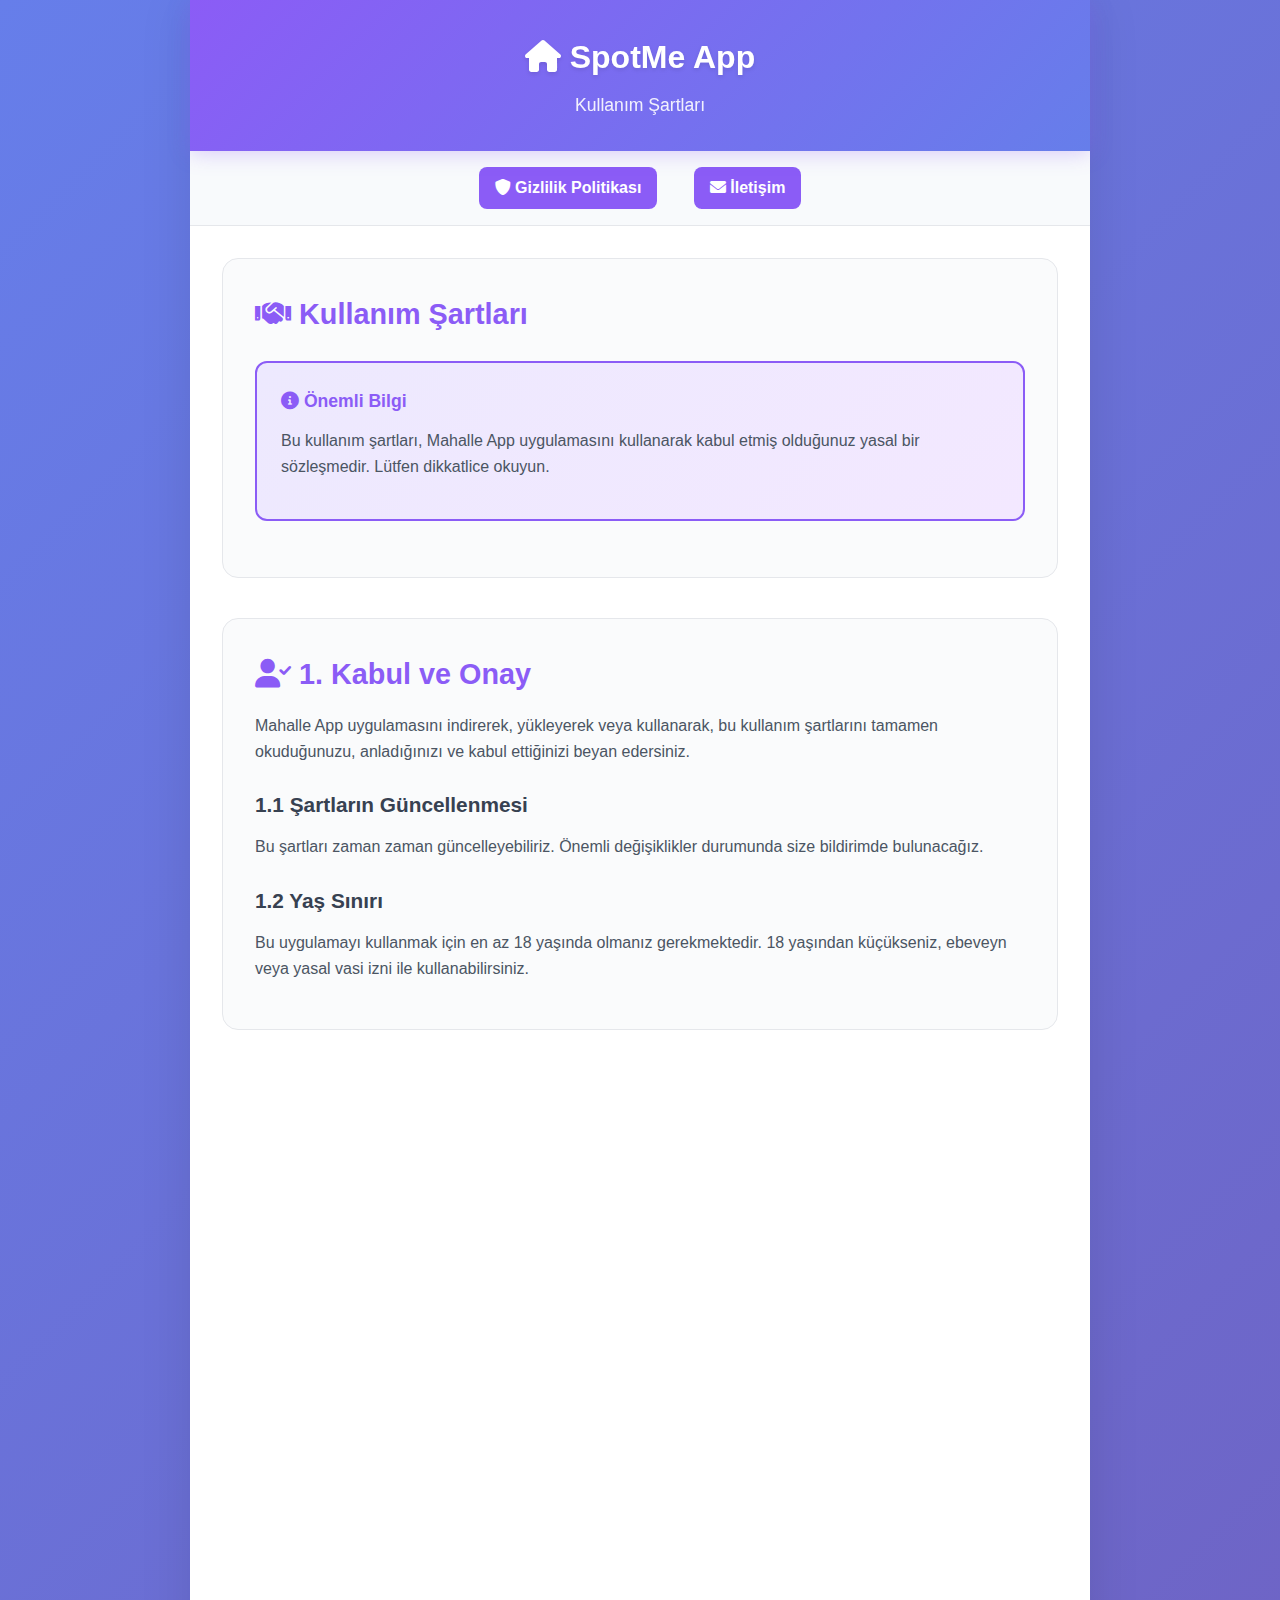
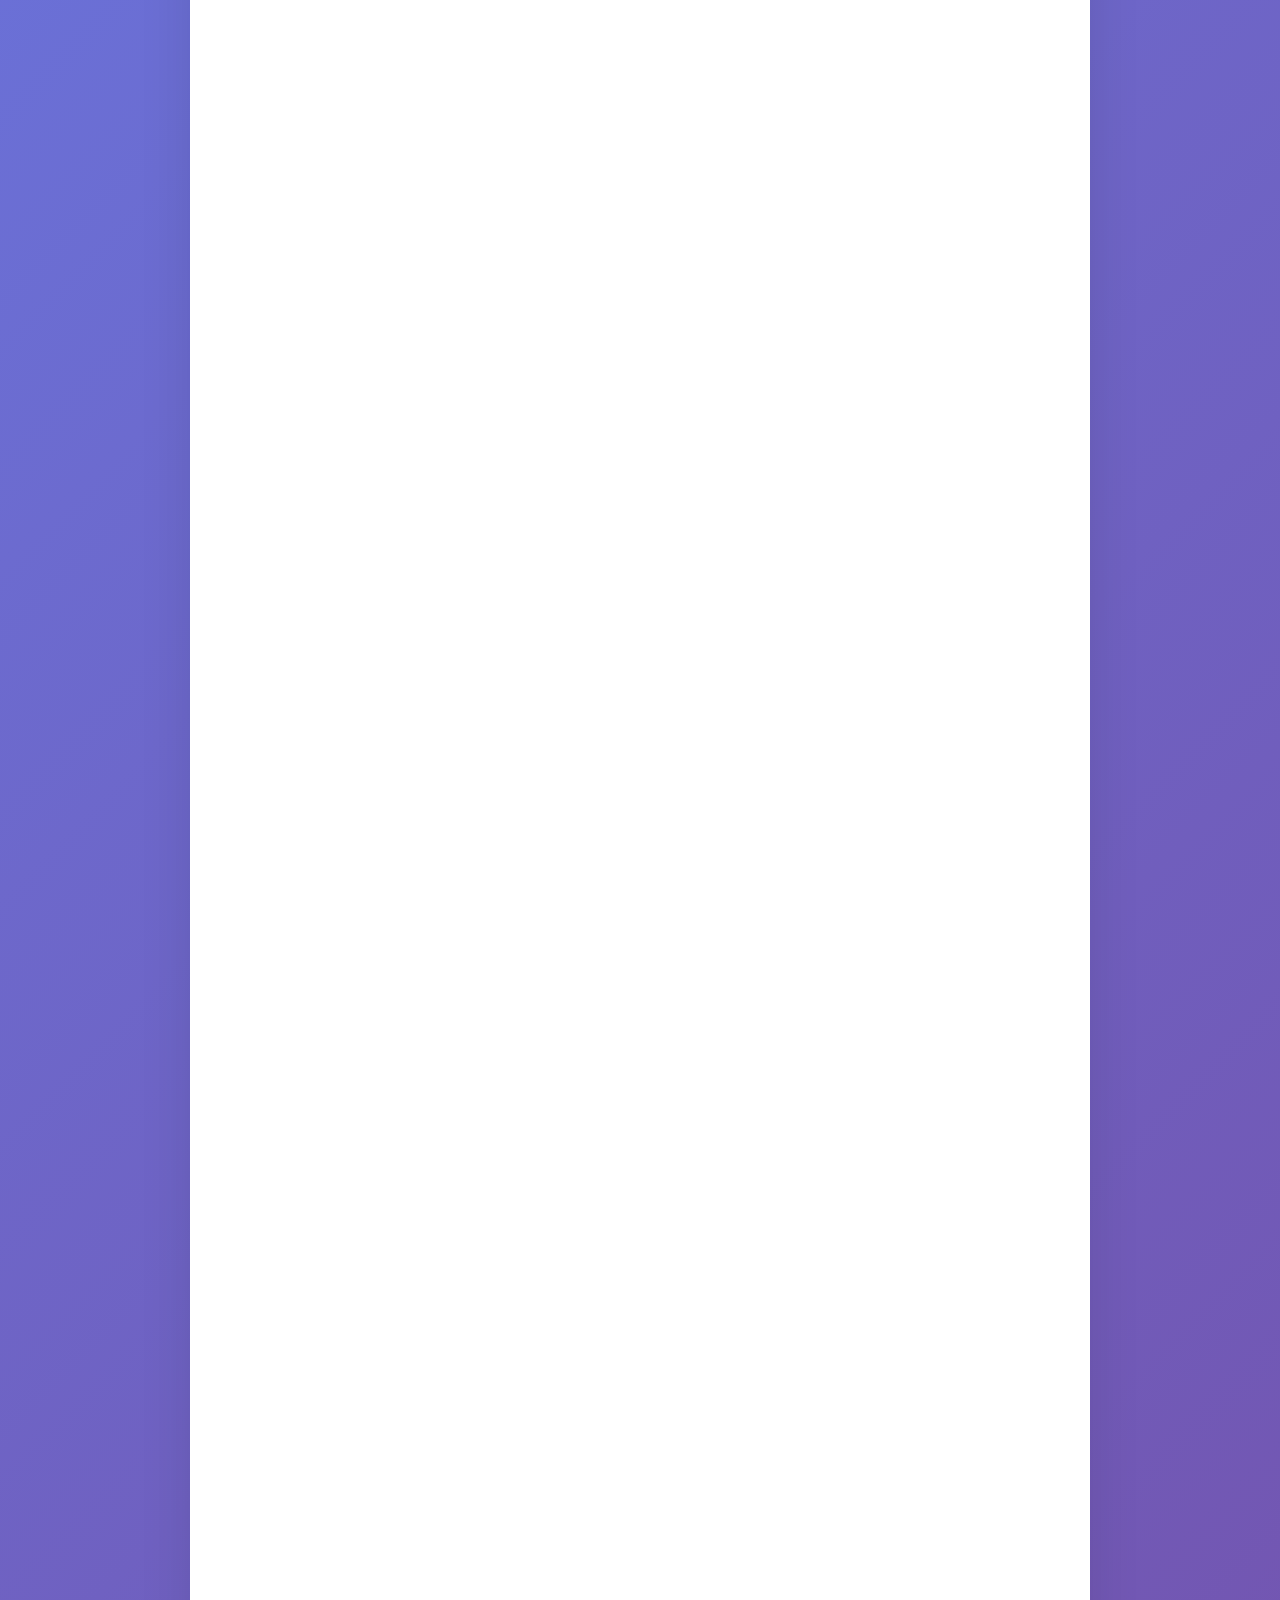
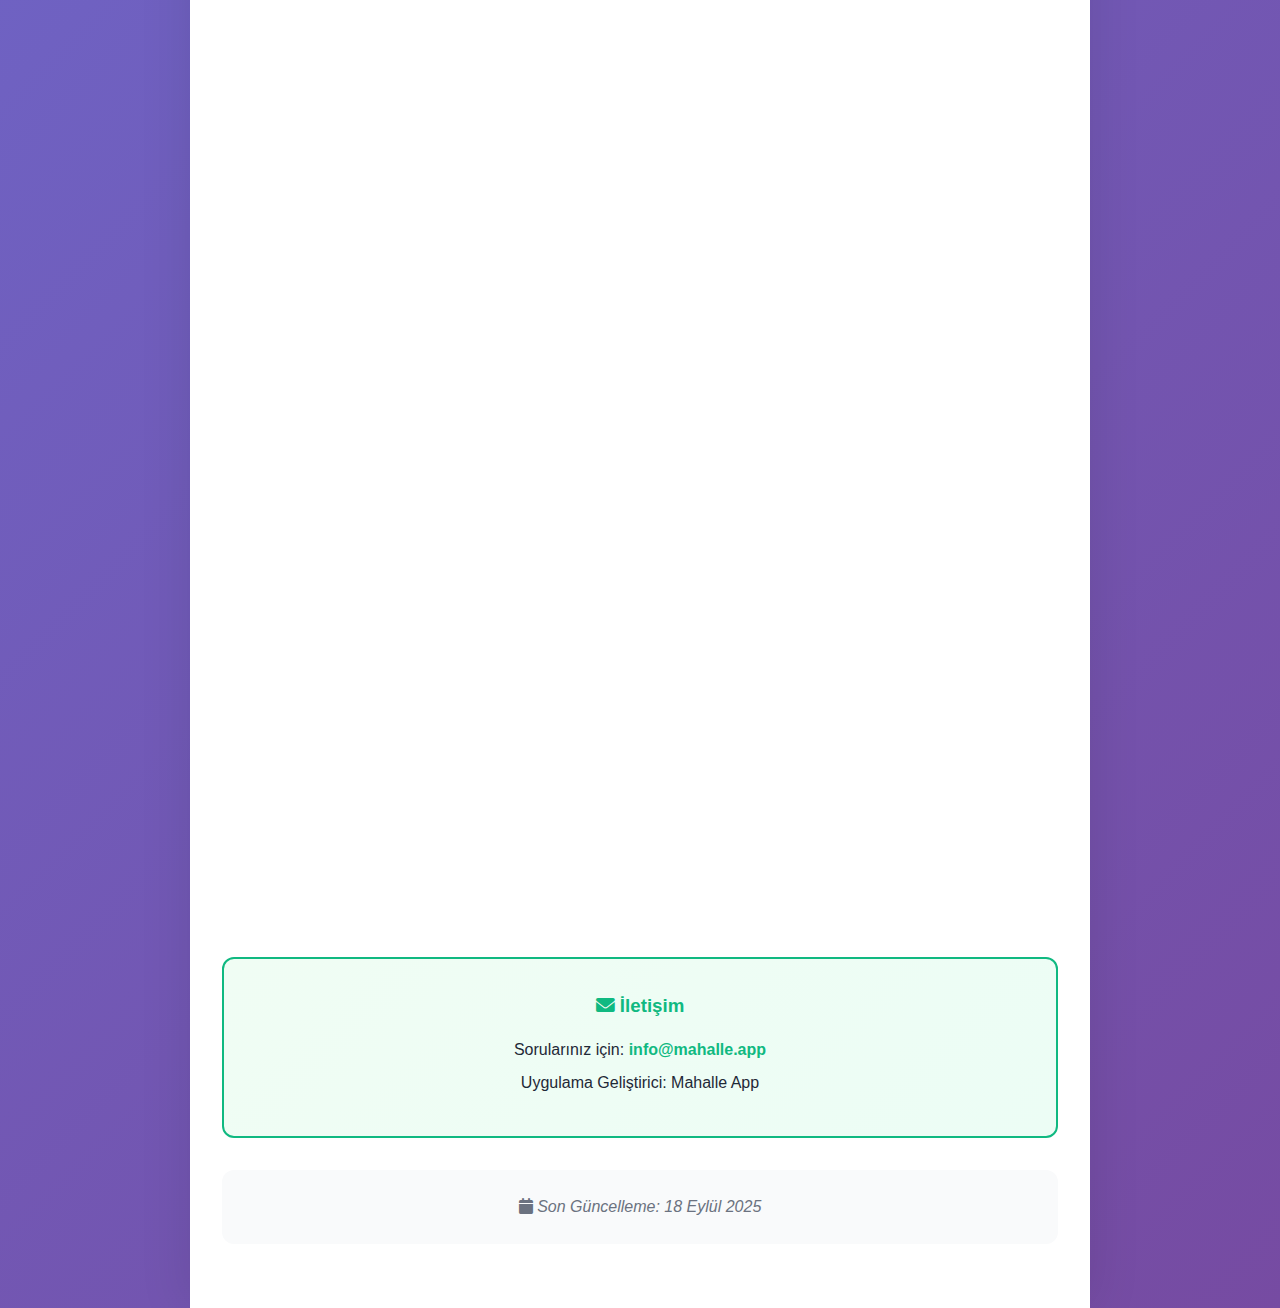
<file: legal/terms.html>
<!DOCTYPE html>
<html lang="tr">
<head>
    <meta charset="UTF-8">
    <meta name="viewport" content="width=device-width, initial-scale=1.0">
    <title>Mahalle App - Kullanım Şartları</title>
    <link href="https://cdnjs.cloudflare.com/ajax/libs/font-awesome/6.0.0/css/all.min.css" rel="stylesheet">
    <link rel="icon" type="svg" sizes="16x16" href="/wwwroot/images/logo2.png">

    <style>
        * {
            margin: 0;
            padding: 0;
            box-sizing: border-box;
        }

        body {
            font-family: -apple-system, BlinkMacSystemFont, 'Segoe UI', Roboto, sans-serif;
            line-height: 1.6;
            color: #1F2937;
            background: linear-gradient(135deg, #667eea 0%, #764ba2 100%);
            min-height: 100vh;
        }

        .container {
            max-width: 900px;
            margin: 0 auto;
            background: white;
            min-height: 100vh;
            box-shadow: 0 0 50px rgba(0,0,0,0.1);
            position: relative;
        }

        /* Header */
        .header {
            background: linear-gradient(135deg, #8B5CF6 0%, #667eea 100%);
            color: white;
            padding: 2rem 0;
            text-align: center;
            position: sticky;
            top: 0;
            z-index: 100;
            box-shadow: 0 2px 20px rgba(139, 92, 246, 0.3);
        }

        .header h1 {
            font-size: 2rem;
            font-weight: 700;
            margin-bottom: 0.5rem;
            text-shadow: 0 2px 4px rgba(0,0,0,0.1);
        }

        .header p {
            opacity: 0.9;
            font-size: 1.1rem;
        }

        /* Navigation */
        .nav-links {
            background: #F8FAFC;
            padding: 1rem;
            text-align: center;
            border-bottom: 1px solid #E5E7EB;
            position: sticky;
            top: 120px;
            z-index: 99;
        }

        .nav-links a {
            display: inline-block;
            margin: 0 1rem;
            padding: 0.5rem 1rem;
            background: #8B5CF6;
            color: white;
            text-decoration: none;
            border-radius: 8px;
            transition: all 0.3s ease;
            font-weight: 600;
        }

        .nav-links a:hover {
            background: #7C3AED;
            transform: translateY(-2px);
        }

        /* Content */
        .content {
            padding: 2rem;
            animation: fadeInUp 0.6s ease-out;
        }

        /* Sections */
        .section {
            margin-bottom: 2.5rem;
            background: #FAFBFC;
            padding: 2rem;
            border-radius: 16px;
            border: 1px solid #E5E7EB;
            transition: all 0.3s ease;
        }

        .section:hover {
            box-shadow: 0 8px 25px rgba(139, 92, 246, 0.1);
            transform: translateY(-2px);
        }

        .section h2 {
            font-size: 1.8rem;
            color: #8B5CF6;
            margin-bottom: 1rem;
            display: flex;
            align-items: center;
            gap: 0.5rem;
        }

        .section h3 {
            font-size: 1.3rem;
            color: #374151;
            margin: 1.5rem 0 0.8rem 0;
            font-weight: 600;
        }

        .section p {
            margin-bottom: 1rem;
            color: #4B5563;
            font-size: 1rem;
        }

        .section ul {
            margin: 1rem 0;
            padding-left: 1.5rem;
        }

        .section li {
            margin-bottom: 0.5rem;
            color: #4B5563;
        }

        /* Highlight boxes */
        .highlight-box {
            background: linear-gradient(135deg, #EDE9FE 0%, #F3E8FF 100%);
            border: 2px solid #8B5CF6;
            border-radius: 12px;
            padding: 1.5rem;
            margin: 1.5rem 0;
        }

        .highlight-box h4 {
            color: #8B5CF6;
            font-size: 1.1rem;
            margin-bottom: 0.8rem;
            font-weight: 600;
        }

        .warning-box {
            background: linear-gradient(135deg, #FEF3E2 0%, #FEF7ED 100%);
            border: 2px solid #F59E0B;
            border-radius: 12px;
            padding: 1.5rem;
            margin: 1.5rem 0;
        }

        .warning-box h4 {
            color: #F59E0B;
            font-size: 1.1rem;
            margin-bottom: 0.8rem;
            font-weight: 600;
        }

        /* Contact info */
        .contact-info {
            background: linear-gradient(135deg, #F0FDF4 0%, #ECFDF5 100%);
            border: 2px solid #10B981;
            border-radius: 12px;
            padding: 2rem;
            text-align: center;
            margin: 2rem 0;
        }

        .contact-info h3 {
            color: #10B981;
            margin-bottom: 1rem;
        }

        .contact-info p {
            margin-bottom: 0.5rem;
        }

        .contact-info a {
            color: #10B981;
            text-decoration: none;
            font-weight: 600;
        }

        .contact-info a:hover {
            text-decoration: underline;
        }

        /* Last updated */
        .last-updated {
            text-align: center;
            padding: 1.5rem;
            background: #F9FAFB;
            border-radius: 12px;
            margin: 2rem 0;
            color: #6B7280;
            font-style: italic;
        }

        /* Back to top button */
        .back-to-top {
            position: fixed;
            bottom: 2rem;
            right: 2rem;
            background: #8B5CF6;
            color: white;
            border: none;
            border-radius: 50%;
            width: 60px;
            height: 60px;
            font-size: 1.5rem;
            cursor: pointer;
            opacity: 0;
            transition: all 0.3s ease;
            box-shadow: 0 4px 15px rgba(139, 92, 246, 0.4);
        }

        .back-to-top.visible {
            opacity: 1;
        }

        .back-to-top:hover {
            transform: translateY(-3px);
            box-shadow: 0 6px 20px rgba(139, 92, 246, 0.5);
        }

        /* Animations */
        @keyframes fadeInUp {
            from {
                opacity: 0;
                transform: translateY(20px);
            }
            to {
                opacity: 1;
                transform: translateY(0);
            }
        }

        /* Responsive */
        @media (max-width: 768px) {
            .content {
                padding: 1rem;
            }

            .section {
                padding: 1.5rem;
            }

            .header h1 {
                font-size: 1.5rem;
            }

            .nav-links a {
                display: block;
                margin: 0.5rem 0;
            }

            .back-to-top {
                bottom: 1rem;
                right: 1rem;
                width: 50px;
                height: 50px;
            }
        }
    </style>
</head>
<body>
    <div class="container">
        <!-- Header -->
        <header class="header">
            <h1><i class="fas fa-home"></i> SpotMe App</h1>
            <p>Kullanım Şartları</p>
        </header>

        <!-- Navigation -->
        <nav class="nav-links">
            <a href="privacy.html"><i class="fas fa-shield-alt"></i> Gizlilik Politikası</a>
            <a href="#contact"><i class="fas fa-envelope"></i> İletişim</a>
        </nav>

        <!-- Content -->
        <div class="content">
            <section class="section">
                <h2><i class="fas fa-handshake"></i> Kullanım Şartları</h2>
                <div class="highlight-box">
                    <h4><i class="fas fa-info-circle"></i> Önemli Bilgi</h4>
                    <p>Bu kullanım şartları, Mahalle App uygulamasını kullanarak kabul etmiş olduğunuz yasal bir sözleşmedir. Lütfen dikkatlice okuyun.</p>
                </div>
            </section>

            <section class="section">
                <h2><i class="fas fa-user-check"></i> 1. Kabul ve Onay</h2>
                <p>Mahalle App uygulamasını indirerek, yükleyerek veya kullanarak, bu kullanım şartlarını tamamen okuduğunuzu, anladığınızı ve kabul ettiğinizi beyan edersiniz.</p>
                
                <h3>1.1 Şartların Güncellenmesi</h3>
                <p>Bu şartları zaman zaman güncelleyebiliriz. Önemli değişiklikler durumunda size bildirimde bulunacağız.</p>
                
                <h3>1.2 Yaş Sınırı</h3>
                <p>Bu uygulamayı kullanmak için en az 18 yaşında olmanız gerekmektedir. 18 yaşından küçükseniz, ebeveyn veya yasal vasi izni ile kullanabilirsiniz.</p>
            </section>

            <section class="section">
                <h2><i class="fas fa-mobile-alt"></i> 2. Uygulama Kullanımı</h2>
                
                <h3>2.1 İzin Verilen Kullanım</h3>
                <ul>
                    <li>Kişisel, ticari olmayan amaçlarla kullanım</li>
                    <li>Yasal ilanlar ve içerik paylaşımı</li>
                    <li>Diğer kullanıcılarla saygılı iletişim</li>
                    <li>Topluluk kurallarına uygun davranış</li>
                </ul>

                <h3>2.2 Yasak Faaliyetler</h3>
                <div class="warning-box">
                    <h4><i class="fas fa-exclamation-triangle"></i> Şu faaliyetler kesinlikle yasaktır:</h4>
                    <ul>
                        <li>Sahte, aldatıcı veya yanıltıcı içerik paylaşımı</li>
                        <li>Spam, reklam veya istenmeyen mesaj gönderimi</li>
                        <li>Başka kullanıcıları taciz etme veya rahatsız etme</li>
                        <li>Telif hakkı ihlali yapan içerik paylaşımı</li>
                        <li>Illegal veya zararlı malzeme paylaşımı</li>
                        <li>Uygulamaya zarar verme veya güvenlik açığı arama</li>
                    </ul>
                </div>
            </section>

            <section class="section">
                <h2><i class="fas fa-user-circle"></i> 3. Hesap Sorumluluğu</h2>
                
                <h3>3.1 Hesap Güvenliği</h3>
                <p>Hesap bilgilerinizi güvenli tutmak sizin sorumluluğunuzdadır. Şifrenizi kimseyle paylaşmamalı ve güçlü bir şifre kullanmalısınız.</p>
                
                <h3>3.2 Hesap Faaliyetleri</h3>
                <p>Hesabınızla gerçekleştirilen tüm faaliyetlerden siz sorumlusunuz. Yetkisiz kullanım durumunda derhal bize bildiriniz.</p>
            </section>

            <section class="section">
                <h2><i class="fas fa-copyright"></i> 4. Fikri Mülkiyet</h2>
                <p>Mahalle App ve tüm içerikleri telif hakkı koruması altındadır. Uygulama, logolar, tasarımlar ve içerikler uygulama geliştiricisinin mülkiyetindedir.</p>
                
                <h3>4.1 Kullanıcı İçerikleri</h3>
                <p>Paylaştığınız içeriklerin telif haklarına saygı göstermeli ve gerekli izinlere sahip olmalısınız.</p>
            </section>

            <section class="section">
                <h2><i class="fas fa-ban"></i> 5. Hesap Askıya Alma ve Sonlandırma</h2>
                <p>Bu şartları ihlal etmeniz durumunda, hesabınızı uyarı vermeksizin askıya alabilir veya kalıcı olarak kapatabilir.</p>
                
                <div class="highlight-box">
                    <h4><i class="fas fa-gavel"></i> Sonlandırma Sebepleri</h4>
                    <ul>
                        <li>Kullanım şartlarının ihlali</li>
                        <li>Illegal faaliyetlerde bulunma</li>
                        <li>Diğer kullanıcıları rahatsız etme</li>
                        <li>Sahte bilgi veya içerik paylaşımı</li>
                    </ul>
                </div>
            </section>

            <section class="section">
                <h2><i class="fas fa-exclamation-circle"></i> 6. Sorumluluk Reddi</h2>
                <p>Mahalle App "olduğu gibi" sunulmaktadır. Uygulamanın kesintisiz veya hatasız çalışacağını garanti etmiyoruz.</p>
                
                <h3>6.1 Üçüncü Taraf İçerikleri</h3>
                <p>Kullanıcılar tarafından paylaşılan içeriklerden sorumlu değiliz. Bu içeriklerin doğruluğunu garanti etmiyoruz.</p>
            </section>

            <section class="section">
                <h2><i class="fas fa-balance-scale"></i> 7. Uygulanacak Hukuk</h2>
                <p>Bu şartlar Türkiye Cumhuriyeti kanunlarına tabidir. Ortaya çıkabilecek uyuşmazlıklar Türkiye mahkemelerinde çözülecektir.</p>
            </section>

            <section class="section">
                <h2><i class="fas fa-edit"></i> 8. Şart Değişiklikleri</h2>
                <p>Bu kullanım şartlarını zaman zaman güncelleyebiliriz. Değişiklikler:</p>
                <ul>
                    <li>Uygulama içinde bildirim ile duyurulur</li>
                    <li>Bu sayfada yayınlanır</li>
                    <li>Önemli değişikliklerde e-posta ile bildirilir</li>
                </ul>
                
                <div class="warning-box">
                    <h4><i class="fas fa-bell"></i> Önemli Not</h4>
                    <p>Şart değişikliklerinden sonra uygulamayı kullanmaya devam etmeniz yeni şartları kabul ettiğiniz anlamına gelir.</p>
                </div>
            </section>

            <div id="contact" class="contact-info">
                <h3><i class="fas fa-envelope"></i> İletişim</h3>
                <p>Sorularınız için: <a href="mailto:info@mahalle.app">info@mahalle.app</a></p>
                <p>Uygulama Geliştirici: Mahalle App</p>
            </div>

            <div class="last-updated">
                <i class="fas fa-calendar"></i> Son Güncelleme: 18 Eylül 2025
            </div>
        </div>

        <!-- Back to top button -->
        <button class="back-to-top" onclick="scrollToTop()">
            <i class="fas fa-chevron-up"></i>
        </button>
    </div>

    <script>
        // Back to top functionality
        function scrollToTop() {
            window.scrollTo({ top: 0, behavior: 'smooth' });
        }

        // Show/hide back to top button
        window.addEventListener('scroll', function() {
            const backToTopButton = document.querySelector('.back-to-top');
            if (window.pageYOffset > 300) {
                backToTopButton.classList.add('visible');
            } else {
                backToTopButton.classList.remove('visible');
            }
        });

        // Smooth scroll for internal links
        document.querySelectorAll('a[href^="#"]').forEach(anchor => {
            anchor.addEventListener('click', function (e) {
                e.preventDefault();
                const target = document.querySelector(this.getAttribute('href'));
                if (target) {
                    target.scrollIntoView({
                        behavior: 'smooth'
                    });
                }
            });
        });

        // Add animation on scroll
        const observerOptions = {
            threshold: 0.1,
            rootMargin: '0px 0px -50px 0px'
        };

        const observer = new IntersectionObserver((entries) => {
            entries.forEach(entry => {
                if (entry.isIntersecting) {
                    entry.target.style.opacity = '1';
                    entry.target.style.transform = 'translateY(0)';
                }
            });
        }, observerOptions);

        // Observe all sections
        document.querySelectorAll('.section').forEach(section => {
            section.style.opacity = '0';
            section.style.transform = 'translateY(20px)';
            section.style.transition = 'opacity 0.6s ease-out, transform 0.6s ease-out';
            observer.observe(section);
        });
    </script>
</body>
</html>
</file>
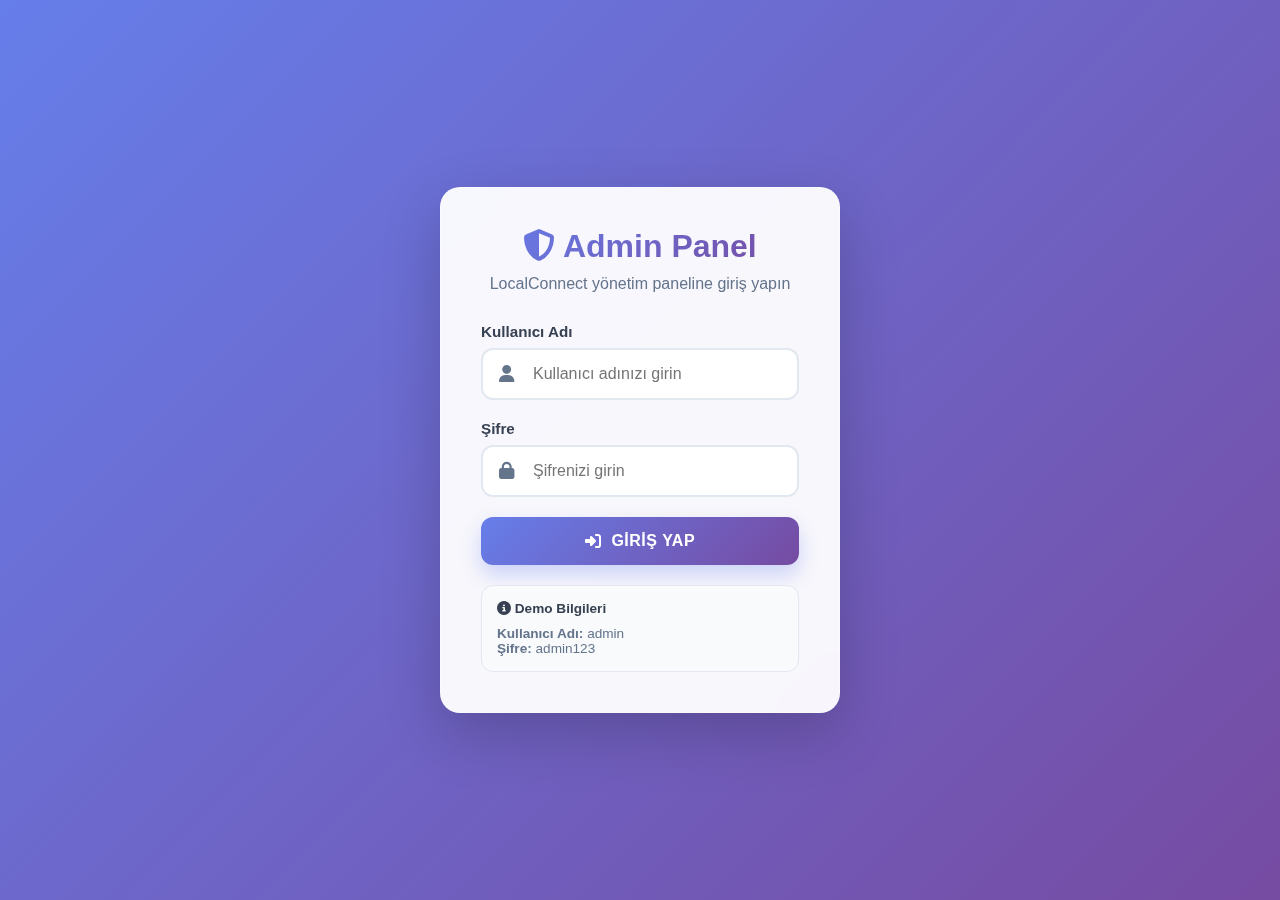
<file: panel/admin-categories.html>
<!DOCTYPE html>
<html lang="tr">
<head>
    <meta charset="UTF-8">
    <meta name="viewport" content="width=device-width, initial-scale=1.0">
    <title>Kategori Yönetimi | Admin Panel</title>
   

    <link rel="stylesheet" href="css/admin-header.css">
    <link href="https://cdnjs.cloudflare.com/ajax/libs/font-awesome/6.0.0/css/all.min.css" rel="stylesheet">

    <link rel="stylesheet" href="css/admin-categories.css">
    <link rel="icon" type="svg" sizes="16x16" href="/wwwroot/images/logo2.png">

</head>
<body>

    <div class="container">
        <!-- Header -->
        <script type="module" src="js/admin-header.js"></script>
         <div id="header-placeholder"></div>


        <div class="main-content">
            <!-- Category Form Section -->
            <div class="glass-card">
                <div class="card-header">
                    <h2 class="card-title">
                        <i class="fas fa-plus-circle"></i>
                        Yeni Kategori
                    </h2>
                </div>

                <form id="categoryForm">
                    <div class="form-group">
                        <label class="form-label" for="categoryName">Kategori Adı</label>
                        <input 
                            type="text" 
                            id="categoryName" 
                            class="form-control" 
                            placeholder="Örn: Elektronik" 
                            required
                        >
                    </div>

                    <div class="form-group">
                        <label class="form-label">Renk Seçimi</label>
                        <div class="color-picker-group">
                            <div class="color-preview" id="colorPreview" style="background-color: #667eea;"></div>
                            <input type="color" id="categoryColor" class="color-input" value="#667eea">
                            <input type="text" id="colorValue" class="form-control" value="#667eea" readonly>
                        </div>
                    </div>

                    <div class="form-group">
    <label class="form-label">İkon Seçimi</label>
    <div class="icon-selector-preview" onclick="IconPicker.open('create')">
        <div class="selected-icon-display" id="selectedIcon" data-icon="th">
            <i class="fas fa-th"></i>
            <span>th</span>
        </div>
        <button type="button" class="btn btn-secondary btn-sm">
            <i class="fas fa-search"></i> İkon Seç
        </button>
    </div>
</div>

                    <button type="submit" class="btn btn-primary" style="width: 100%;">
                        <i class="fas fa-plus"></i>
                        Kategori Ekle
                    </button>
                </form>

                <!-- Debug Panel -->
                <div class="debug-panel">
                    <h4><i class="fas fa-info-circle"></i> Sistem Durumu</h4>
                    <div id="debugInfo">API bağlantısı kontrol ediliyor...</div>
                </div>
            </div>

            <!-- Categories Section -->
            <div class="glass-card">
                <div class="card-header">
                    <h2 class="card-title">
                        <i class="fas fa-list"></i>
                        Kategoriler
                        <span id="categoryCount" class="btn btn-xs btn-secondary" style="margin-left: 10px;">0</span>
                    </h2>
                </div>

                <!-- Filter Tabs -->
                <div class="filter-tabs">
                    <button type="button" class="filter-tab active" data-filter="all">
                        <i class="fas fa-th-large"></i> Tümü
                    </button>
                    <button type="button" class="filter-tab" data-filter="active">
                        <i class="fas fa-check-circle"></i> Aktif
                    </button>
                    <button type="button" class="filter-tab" data-filter="inactive">
                        <i class="fas fa-pause-circle"></i> Pasif
                    </button>
                </div>

                <!-- Search Box -->
                <div class="search-box-category">
                    <input type="text" id="searchCategories" placeholder="Kategori ara...">
                    <i class="fas fa-search"></i>
                </div>

                <!-- Categories Grid -->
                <div class="categories-grid" id="categoriesGrid">
                    <!-- Categories will be loaded here -->
                </div>
            </div>
        </div>
    </div>

<!-- Icon Picker Modal -->
    <div id="iconPickerModal" class="modal">
        <div class="modal-content icon-picker-modal-content">
            <div class="modal-header">
                <h3><i class="fas fa-icons"></i> İkon Seçin</h3>
                <button class="close-btn" onclick="IconPicker.close()">&times;</button>
            </div>
            
            <div class="icon-picker-search">
                <i class="fas fa-search"></i>
                <input type="text" id="iconSearch" placeholder="İkon ara... (örn: araba, ev, telefon)">
            </div>

            <div class="icon-picker-categories">
                <button class="icon-category-tab active" data-category="all">
                    <i class="fas fa-th"></i> Tümü
                </button>
                <button class="icon-category-tab" data-category="business">
                    <i class="fas fa-briefcase"></i> İş
                </button>
                <button class="icon-category-tab" data-category="transport">
                    <i class="fas fa-car"></i> Ulaşım
                </button>
                <button class="icon-category-tab" data-category="home">
                    <i class="fas fa-home"></i> Ev
                </button>
                <button class="icon-category-tab" data-category="tech">
                    <i class="fas fa-laptop"></i> Teknoloji
                </button>
                <button class="icon-category-tab" data-category="social">
                    <i class="fas fa-users"></i> Sosyal
                </button>
                <button class="icon-category-tab" data-category="other">
                    <i class="fas fa-ellipsis-h"></i> Diğer
                </button>
            </div>

            <div class="icon-picker-grid" id="iconPickerGrid">
                <!-- Icons will be loaded here -->
            </div>

            <div class="icon-picker-footer">
                <span id="iconPickerCount">0 ikon gösteriliyor</span>
                <button class="btn btn-secondary" onclick="IconPicker.close()">İptal</button>
            </div>
        </div>
    </div>

    <!-- Edit Modal -->
    <div id="editModal" class="modal">
        <div class="modal-content">
            <div class="modal-header">
                <h3><i class="fas fa-edit"></i> Kategoriyi Düzenle</h3>
                <button class="close-btn" onclick="closeModal()">&times;</button>
            </div>
            <form id="editCategoryForm">
                <input type="hidden" id="editCategoryId">
                <div class="form-group">
                    <label class="form-label" for="editCategoryName">Kategori Adı</label>
                    <input type="text" id="editCategoryName" class="form-control" required>
                </div>
                <div class="form-group">
                    <label class="form-label">Renk</label>
                    <div class="color-picker-group">
                        <div class="color-preview" id="editColorPreview"></div>
                        <input type="color" id="editCategoryColor" class="color-input">
                        <input type="text" id="editColorValue" class="form-control" readonly>
                    </div>
                </div>
                <div class="form-group">
                    <label class="form-label">İkon</label>
                    <div class="icon-selector-preview" onclick="IconPicker.open('edit')">
                      <div class="selected-icon-display" id="editSelectedIcon" data-icon="th">
    <i class="fas fa-th"></i>
    <span>th</span>
</div>
                        <button type="button" class="btn btn-secondary btn-sm">
                            <i class="fas fa-search"></i> İkon Seç
                        </button>
                    </div>
                </div>
                <div style="display: flex; gap: 15px; margin-top: 25px;">
                    <button type="submit" class="btn btn-success" style="flex: 1;">
                        <i class="fas fa-save"></i>
                        Güncelle
                    </button>
                    <button type="button" class="btn btn-secondary" onclick="closeModal()">
                        <i class="fas fa-times"></i>
                        İptal
                    </button>
                </div>
            </form>
        </div>
    </div>

    <!-- Loading Overlay -->
    <div id="loadingOverlay" class="loading-overlay">
        <div class="loading-content">
            <div class="spinner"></div>
            <span style="color: #2d3748; font-weight: 600; font-size: 1.1rem;">İşlem yapılıyor...</span>
        </div>
    </div>

    <!-- Notification -->
    <div id="notification" class="notification"></div>

    <script type="module" src="js/admin-categories.js"></script>
    <script>
    // Global fonksiyonları tanımlıyoruz
    // Bu, HTML içindeki onclick event'lerinin çalışması için gereklidir
    window.FormManager = FormManager;
    window.AuthManager = AuthManager;
</script>
</body>
</html>
</file>
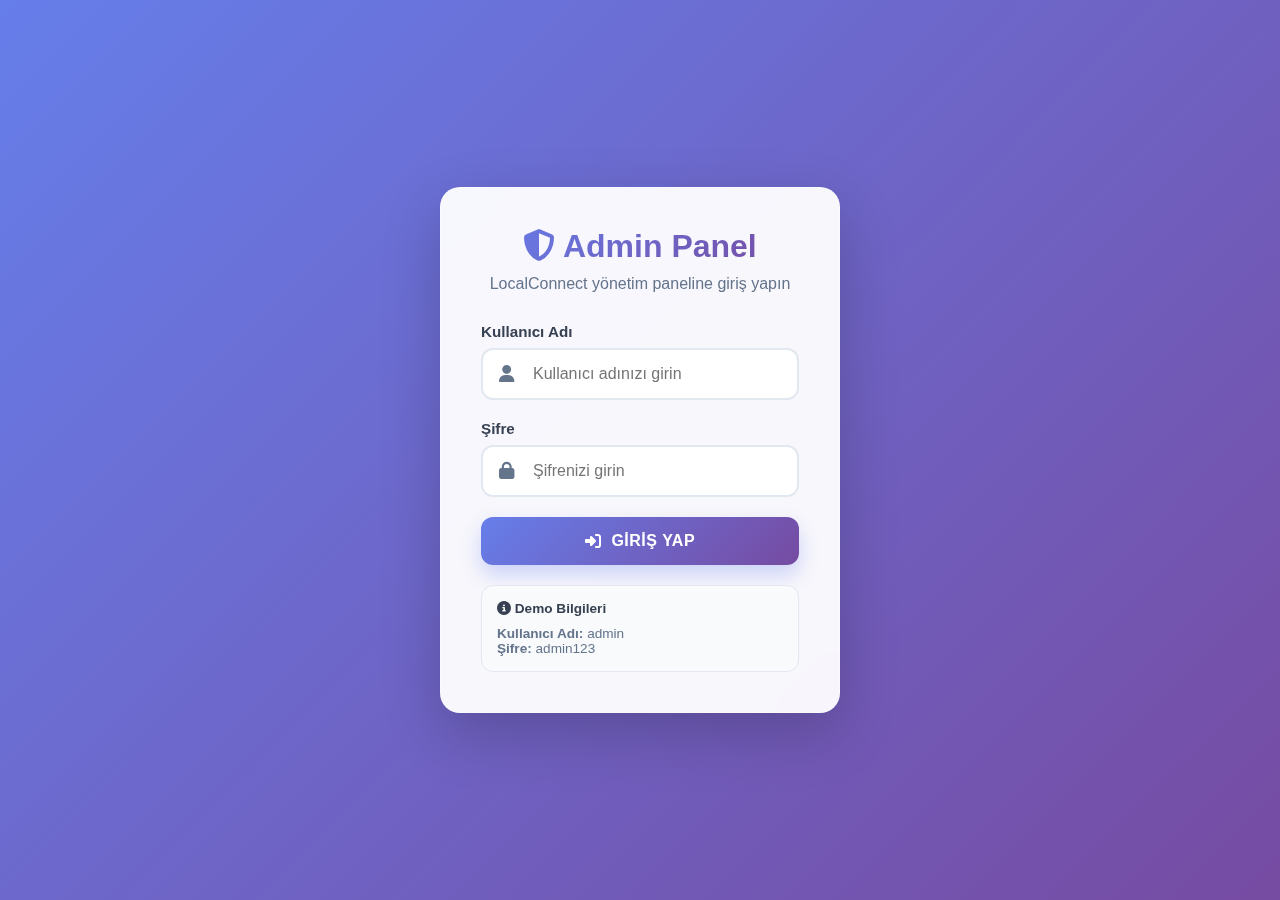
<file: panel/admin-feedback.html>
<!DOCTYPE html>
<html lang="tr">
<head>
    <meta charset="UTF-8">
    <meta name="viewport" content="width=device-width, initial-scale=1.0">
    <title>Geri Bildirim Yönetimi - Admin Panel</title>
    <link href="https://cdnjs.cloudflare.com/ajax/libs/font-awesome/6.0.0/css/all.min.css" rel="stylesheet">
    <link rel="stylesheet" href="css/admin-header.css">
    <link rel="stylesheet" href="css/admin-feedback.css">
    <link rel="icon" type="image/png" sizes="16x16" href="/wwwroot/images/logo2.png">
</head>
<body>
    <div class="container">
        <script type="module" src="js/admin-header.js"></script>
         <div id="header-placeholder"></div>

        <div class="cors-warning" id="corsWarning">
            <h3><i class="fas fa-exclamation-triangle"></i> CORS Hatası Tespit Edildi</h3>
            <p>API'nize erişirken CORS (Cross-Origin Resource Sharing) hatası oluşuyor.</p>
            <p>API URL: <code>http://localhost:5000/api/UserFeedback</code></p>
        </div>



 

        <div class="stats-bar">
            <div class="stat-item">
                <span class="stat-number" id="totalFeedbacks">-</span>
                <div class="stat-label">Toplam Geri Bildirim</div>
            </div>
            <div class="stat-item">
                <span class="stat-number" id="pendingFeedbacks">-</span>
                <div class="stat-label">Bekleyen</div>
            </div>
            <div class="stat-item">
                <span class="stat-number" id="resolvedFeedbacks">-</span>
                <div class="stat-label">Çözülmüş</div>
            </div>
            <div class="stat-item">
                <span class="stat-number" id="todayFeedbacks">-</span>
                <div class="stat-label">Bugün</div>
            </div>
        </div>

        <div class="filters">
            <div class="filter-group">
                <label>Durum</label>
                <select class="filter-select" id="statusFilter">
                    <option value="">Tümü</option>
                    <option value="pending">Bekleyen</option>
                    <option value="resolved">Çözülmüş</option>
                </select>
            </div>
            <div class="filter-group">
                <label>Tür</label>
                <select class="filter-select" id="typeFilter">
                    <option value="">Tümü</option>
                    <option value="bug">Hata</option>
                    <option value="suggestion">Öneri</option>
                    <option value="general">Genel</option>
                    <option value="complaint">Şikayet</option>
                </select>
            </div>
            <div class="filter-group">
                <label>Kullanıcı Ara</label>
                <input type="text" class="filter-input" id="searchFilter" placeholder="İsim veya email...">
            </div>
            <div class="filter-group">
                <label>Tarih</label>
                <input type="date" class="filter-input" id="dateFilter">
            </div>
        </div>

        <div class="feedback-list" id="feedbackList">
            <div class="loading">
                <div class="spinner"></div>
                <p>API bağlantısı kontrol ediliyor...</p>
            </div>
        </div>
    </div>

    <div id="responseModal" class="modal">
        <div class="modal-content">
            <span class="close">&times;</span>
            <div class="modal-header">
                <h3 class="modal-title">Geri Bildirimi Yanıtla</h3>
                <p id="modalUserInfo"></p>
            </div>
            <form id="responseForm">
                <input type="hidden" id="feedbackId">
                <div class="form-group">
                    <label class="form-label">Yanıt Mesajı</label>
                    <textarea class="form-control" id="responseMessage" placeholder="Kullanıcıya gönderilecek yanıt mesajını yazın..." required></textarea>
                </div>
                <div class="form-group">
                    <label class="form-label">
                        <input type="checkbox" id="markAsResolved" checked>
                        Bu geri bildirimi çözülmüş olarak işaretle
                    </label>
                </div>
                <div class="feedback-actions">
                    <button type="submit" class="btn btn-primary">
                        <i class="fas fa-paper-plane"></i> Yanıtı Gönder
                    </button>
                    <button type="button" class="btn btn-secondary" onclick="closeModal()">
                        İptal
                    </button>
                </div>
            </form>
        </div>
    </div>

    <script type="module" src="js/admin-feedback.js"></script>
</body>
</html>
</file>
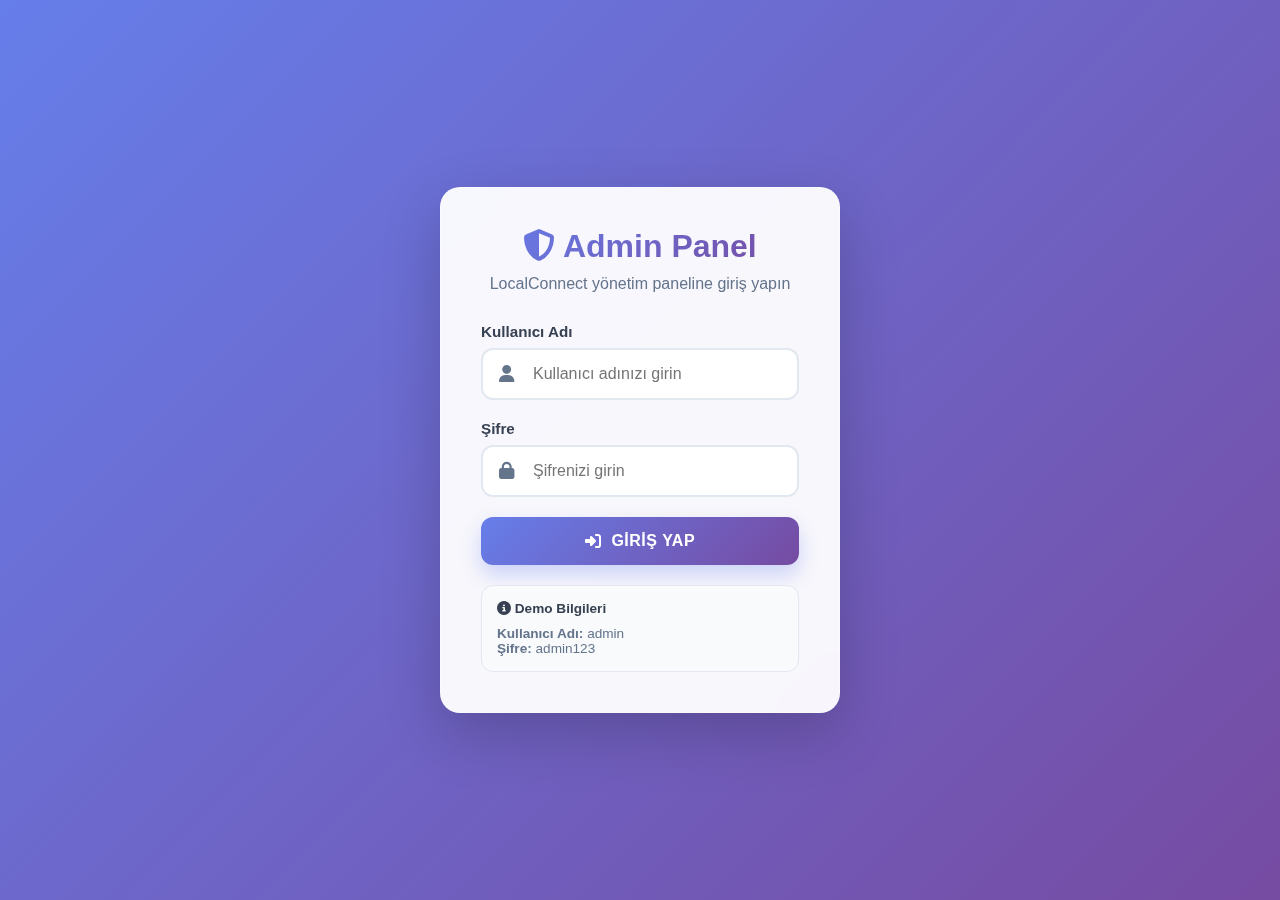
<file: panel/admin-homepage.html>
<!DOCTYPE html>
<html lang="tr">
<head>
    <meta charset="UTF-8">
    <meta name="viewport" content="width=device-width, initial-scale=1.0">
    <title>Ana Sayfa Yönetimi - LocalConnect Admin</title>
    <link rel="stylesheet" href="https://cdnjs.cloudflare.com/ajax/libs/font-awesome/6.4.0/css/all.min.css">
    <link rel="stylesheet" href="css/admin-homepage.css">
    <link rel="stylesheet" href="css/admin-header.css">

</head>
<body>
    <div class="admin-container">


        <main class="main-content">
             <script type="module" src="js/admin-header.js"></script>
         <div id="header-placeholder"></div>
            <div class="homepage-management">
                <div id="alertContainer"></div>

                <!-- Tabs -->
               <!-- Tabs -->
<div class="tabs">
    <button class="tab active" data-tab="hero" onclick="switchTab('hero')">Hero Section</button>
    <button class="tab" data-tab="stats" onclick="switchTab('stats')">İstatistikler</button>
    <button class="tab" data-tab="features" onclick="switchTab('features')">Özellikler</button>
    <button class="tab" data-tab="sponsors" onclick="switchTab('sponsors')">Sponsorlar</button>
    <button class="tab" data-tab="cta" onclick="switchTab('cta')">CTA Section</button>
    <button class="tab" data-tab="app-links" onclick="switchTab('app-links')">App Links</button>
    <button class="tab" data-tab="settings" onclick="switchTab('settings')">Sayfa Ayarları</button>
</div>

                <!-- Hero Section Tab -->
                <div id="hero-tab" class="tab-content active">
                    <div class="section-card">
                        <div class="section-header">
                            <h3 class="section-title">
                                <i class="fas fa-star"></i>
                                Hero Section
                            </h3>
                        </div>
                        <form id="heroForm">
                            <div class="form-group">
                                <label class="form-label">Başlık</label>
                                <input type="text" class="form-input" id="heroTitle" required maxlength="200">
                            </div>
                            <div class="form-group">
                                <label class="form-label">Alt Başlık</label>
                                <input type="text" class="form-input" id="heroSubtitle" required maxlength="300">
                            </div>
                            <div class="form-group">
                                <label class="form-label">Açıklama</label>
                                <textarea class="form-textarea" id="heroDescription" required maxlength="1000"></textarea>
                            </div>
                            <div class="form-group">
                                <label class="form-checkbox">
                                    <input type="checkbox" id="heroIsActive">
                                    <span>Aktif</span>
                                </label>
                            </div>
                            <button type="submit" class="btn btn-primary">
                                <i class="fas fa-save"></i> Kaydet
                            </button>
                        </form>
                    </div>
                </div>

                <!-- Stats Tab -->
                <div id="stats-tab" class="tab-content">
                    <div class="section-card">
                        <div class="section-header">
                            <h3 class="section-title">
                                <i class="fas fa-chart-bar"></i>
                                Hero İstatistikleri
                            </h3>
                            <button class="btn btn-success" onclick="openStatModal()">
                                <i class="fas fa-plus"></i> Yeni İstatistik
                            </button>
                        </div>
                        <div id="statsTableContainer"></div>
                    </div>
                </div>

                <!-- Features Tab -->
                <div id="features-tab" class="tab-content">
                    <div class="section-card">
                        <div class="section-header">
                            <h3 class="section-title">
                                <i class="fas fa-lightbulb"></i>
                                Özellikler
                            </h3>
                            <button class="btn btn-success" onclick="openFeatureModal()">
                                <i class="fas fa-plus"></i> Yeni Özellik
                            </button>
                        </div>
                        <div id="featuresTableContainer"></div>
                    </div>
                </div>

                <!-- Sponsors Tab -->
                <div id="sponsors-tab" class="tab-content">
                    <div class="section-card">
                        <div class="section-header">
                            <h3 class="section-title">
                                <i class="fas fa-handshake"></i>
                                Sponsorlar
                            </h3>
                            <button class="btn btn-success" onclick="openSponsorModal()">
                                <i class="fas fa-plus"></i> Yeni Sponsor
                            </button>
                        </div>
                        <div id="sponsorsTableContainer"></div>
                    </div>
                </div>

                <!-- CTA Tab -->
                <div id="cta-tab" class="tab-content">
                    <div class="section-card">
                        <div class="section-header">
                            <h3 class="section-title">
                                <i class="fas fa-bullhorn"></i>
                                CTA Section
                            </h3>
                        </div>
                        <form id="ctaForm">
                            <div class="form-group">
                                <label class="form-label">Başlık</label>
                                <input type="text" class="form-input" id="ctaTitle" required maxlength="200">
                            </div>
                            <div class="form-group">
                                <label class="form-label">Alt Başlık</label>
                                <input type="text" class="form-input" id="ctaSubtitle" required maxlength="500">
                            </div>
                            <div class="form-group">
                                <label class="form-checkbox">
                                    <input type="checkbox" id="ctaIsActive">
                                    <span>Aktif</span>
                                </label>
                            </div>
                            <button type="submit" class="btn btn-primary">
                                <i class="fas fa-save"></i> Kaydet
                            </button>
                        </form>
                    </div>
                </div>

                <!-- App Links Tab -->
                <div id="app-links-tab" class="tab-content">
                    <div class="section-card">
                        <div class="section-header">
                            <h3 class="section-title">
                                <i class="fas fa-mobile-alt"></i>
                                Uygulama İndirme Linkleri
                            </h3>
                            <button class="btn btn-success" onclick="openAppLinkModal()">
                                <i class="fas fa-plus"></i> Yeni Link
                            </button>
                        </div>
                        <div id="appLinksTableContainer"></div>
                    </div>
                </div>

                <!-- Settings Tab -->
                <div id="settings-tab" class="tab-content">
                    <div class="section-card">
                        <div class="section-header">
                            <h3 class="section-title">
                                <i class="fas fa-cog"></i>
                                Sayfa Ayarları (SEO & Meta)
                            </h3>
                        </div>
                        <div id="settingsContainer"></div>
                    </div>
                </div>
            </div>
        </main>
    </div>

    <!-- Stat Modal -->
    <div id="statModal" class="modal">
        <div class="modal-content">
            <div class="modal-header">
                <h3 class="modal-title" id="statModalTitle">Yeni İstatistik</h3>
                <button class="close-modal" onclick="closeStatModal()">&times;</button>
            </div>
            <form id="statForm">
                <input type="hidden" id="statId">
                <div class="form-group">
                    <label class="form-label">Etiket</label>
                    <input type="text" class="form-input" id="statLabel" required maxlength="100">
                </div>
                <div class="form-group">
                    <label class="form-label">Değer</label>
                    <input type="text" class="form-input" id="statValue" required maxlength="50">
                </div>
                <div class="form-group">
                    <label class="form-label">Sıra</label>
                    <input type="number" class="form-input" id="statOrder" value="0">
                </div>
                <div class="form-group">
                    <label class="form-checkbox">
                        <input type="checkbox" id="statIsActive" checked>
                        <span>Aktif</span>
                    </label>
                </div>
                <button type="submit" class="btn btn-primary">Kaydet</button>
            </form>
        </div>
    </div>

    <!-- Feature Modal -->
    <div id="featureModal" class="modal">
        <div class="modal-content">
            <div class="modal-header">
                <h3 class="modal-title" id="featureModalTitle">Yeni Özellik</h3>
                <button class="close-modal" onclick="closeFeatureModal()">&times;</button>
            </div>
            <form id="featureForm">
                <input type="hidden" id="featureId">
                <div class="form-group">
                    <label class="form-label">Icon (Emoji veya class)</label>
                    <input type="text" class="form-input" id="featureIcon" required maxlength="10">
                </div>
                <div class="form-group">
                    <label class="form-label">Başlık</label>
                    <input type="text" class="form-input" id="featureTitle" required maxlength="100">
                </div>
                <div class="form-group">
                    <label class="form-label">Açıklama</label>
                    <textarea class="form-textarea" id="featureDescription" required maxlength="500"></textarea>
                </div>
                <div class="form-group">
                    <label class="form-label">Sıra</label>
                    <input type="number" class="form-input" id="featureOrder" value="0">
                </div>
                <div class="form-group">
                    <label class="form-checkbox">
                        <input type="checkbox" id="featureIsActive" checked>
                        <span>Aktif</span>
                    </label>
                </div>
                <button type="submit" class="btn btn-primary">Kaydet</button>
            </form>
        </div>
    </div>

    <!-- Sponsor Modal -->
    <div id="sponsorModal" class="modal">
        <div class="modal-content">
            <div class="modal-header">
                <h3 class="modal-title" id="sponsorModalTitle">Yeni Sponsor</h3>
                <button class="close-modal" onclick="closeSponsorModal()">&times;</button>
            </div>
            <form id="sponsorForm">
                <input type="hidden" id="sponsorId">
                <div class="form-group">
                    <label class="form-label">Sponsor Adı</label>
                    <input type="text" class="form-input" id="sponsorName" required maxlength="200">
                </div>
                <div class="form-group">
                    <label class="form-label">Logo URL</label>
                    <input type="url" class="form-input" id="sponsorLogoUrl" required maxlength="500">
                </div>
                <div class="form-group">
                    <label class="form-label">Website URL</label>
                    <input type="url" class="form-input" id="sponsorWebsiteUrl" maxlength="500">
                </div>
                <div class="form-group">
                    <label class="form-label">Açıklama</label>
                    <textarea class="form-textarea" id="sponsorDescription" maxlength="1000"></textarea>
                </div>
                <div class="form-group">
                    <label class="form-label">Sıra</label>
                    <input type="number" class="form-input" id="sponsorOrder" value="0">
                </div>
                <div class="form-group">
                    <label class="form-checkbox">
                        <input type="checkbox" id="sponsorIsActive" checked>
                        <span>Aktif</span>
                    </label>
                </div>
                <button type="submit" class="btn btn-primary">Kaydet</button>
            </form>
        </div>
    </div>

    <!-- App Link Modal -->
    <div id="appLinkModal" class="modal">
        <div class="modal-content">
            <div class="modal-header">
                <h3 class="modal-title" id="appLinkModalTitle">Yeni Uygulama Linki</h3>
                <button class="close-modal" onclick="closeAppLinkModal()">&times;</button>
            </div>
            <form id="appLinkForm">
                <input type="hidden" id="appLinkId">
                <div class="form-group">
                    <label class="form-label">Platform</label>
                    <select class="form-select" id="appLinkPlatform" required>
                        <option value="">Seçin</option>
                        <option value="iOS">iOS</option>
                        <option value="Android">Android</option>
                    </select>
                </div>
                <div class="form-group">
                    <label class="form-label">URL</label>
                    <input type="url" class="form-input" id="appLinkUrl" required maxlength="500">
                </div>
                <div class="form-group">
                    <label class="form-label">Buton Metni</label>
                    <input type="text" class="form-input" id="appLinkButtonText" required maxlength="100">
                </div>
                <div class="form-group">
                    <label class="form-checkbox">
                        <input type="checkbox" id="appLinkIsActive" checked>
                        <span>Aktif</span>
                    </label>
                </div>
                <button type="submit" class="btn btn-primary">Kaydet</button>
            </form>
        </div>
    </div>

    <script type="module" src="js/admin-homepage.js"></script>
</body>
</html>
</file>
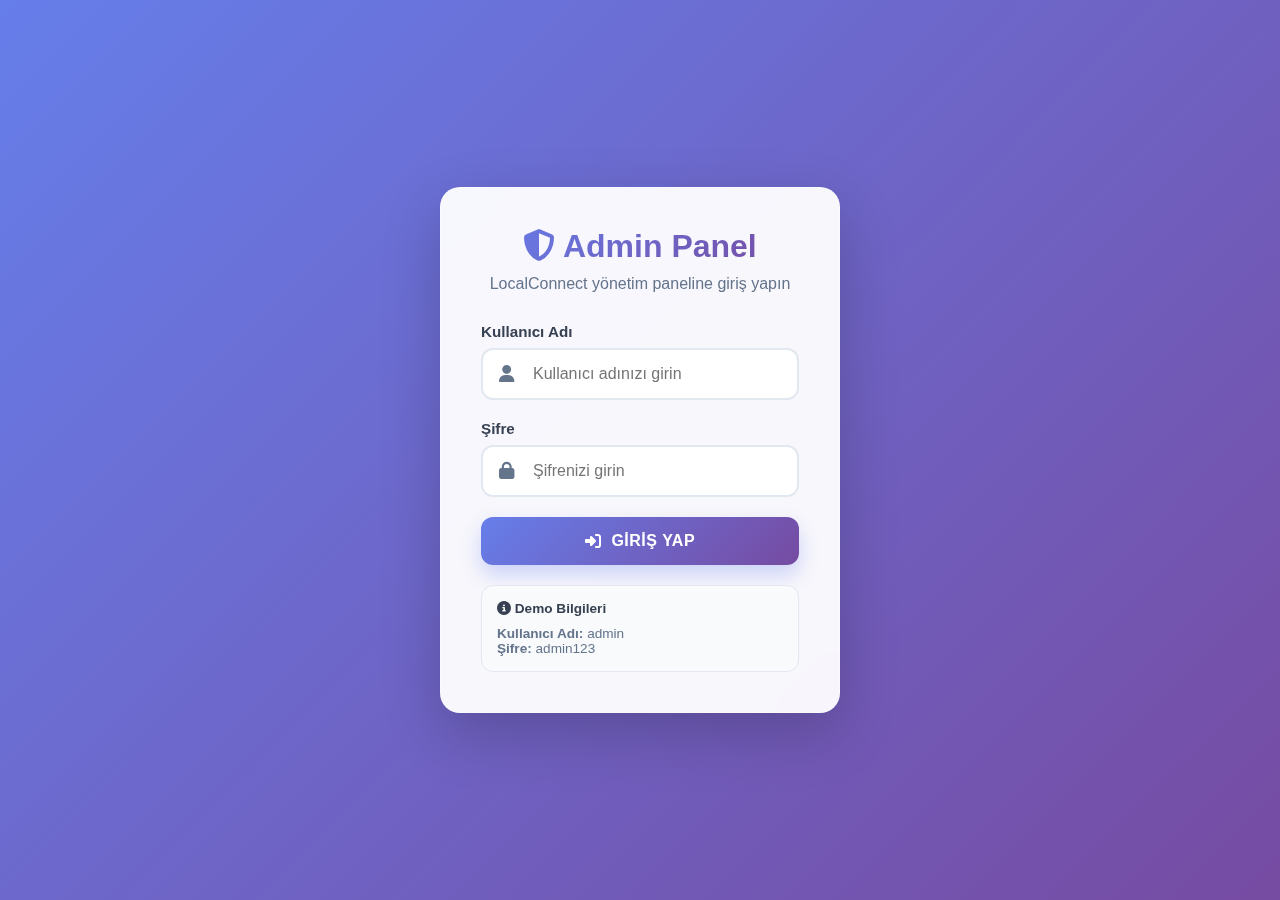
<file: panel/admin-login.html>
<!DOCTYPE html>
<html lang="tr">
<head>
    <meta charset="UTF-8">
    <meta name="viewport" content="width=device-width, initial-scale=1.0">
    <title>Admin Login | LocalConnect</title>
    <link href="https://cdnjs.cloudflare.com/ajax/libs/font-awesome/6.4.0/css/all.min.css" rel="stylesheet">
    <link rel="stylesheet" href="css/admin-login.css">
    <link rel="icon" type="svg" sizes="16x16" href="/wwwroot/images/logo2.png">
</head>
<body>
    <div class="login-container">
        <div class="login-header">
            <h1><i class="fas fa-shield-alt"></i> Admin Panel</h1>
            <p>LocalConnect yönetim paneline giriş yapın</p>
        </div>

        <form id="loginForm">
            <div class="form-group">
                <label for="username">Kullanıcı Adı</label>
                <div class="input-wrapper">
                    <i class="fas fa-user input-icon"></i>
                    <input type="text" id="username" class="form-control" placeholder="Kullanıcı adınızı girin" required>
                </div>
            </div>

            <div class="form-group">
                <label for="password">Şifre</label>
                <div class="input-wrapper">
                    <i class="fas fa-lock input-icon"></i>
                    <input type="password" id="password" class="form-control" placeholder="Şifrenizi girin" required>
                </div>
            </div>

            <button type="submit" id="loginBtn" class="btn">
                <i class="fas fa-sign-in-alt"></i>
                Giriş Yap
            </button>

            <div class="loading" id="loading">
                <i class="fas fa-spinner"></i> Giriş yapılıyor...
            </div>

            <div class="error-message" id="errorMessage"></div>
            <div class="success-message" id="successMessage"></div>
        </form>

        <!-- Demo credentials for development -->
        <div class="demo-credentials">
            <h4><i class="fas fa-info-circle"></i> Demo Bilgileri</h4>
            <strong>Kullanıcı Adı:</strong> admin<br>
            <strong>Şifre:</strong> admin123
        </div>
    </div>
    <script type="module" src="js/admin-login.js"></script>
</body>
</html>
</file>
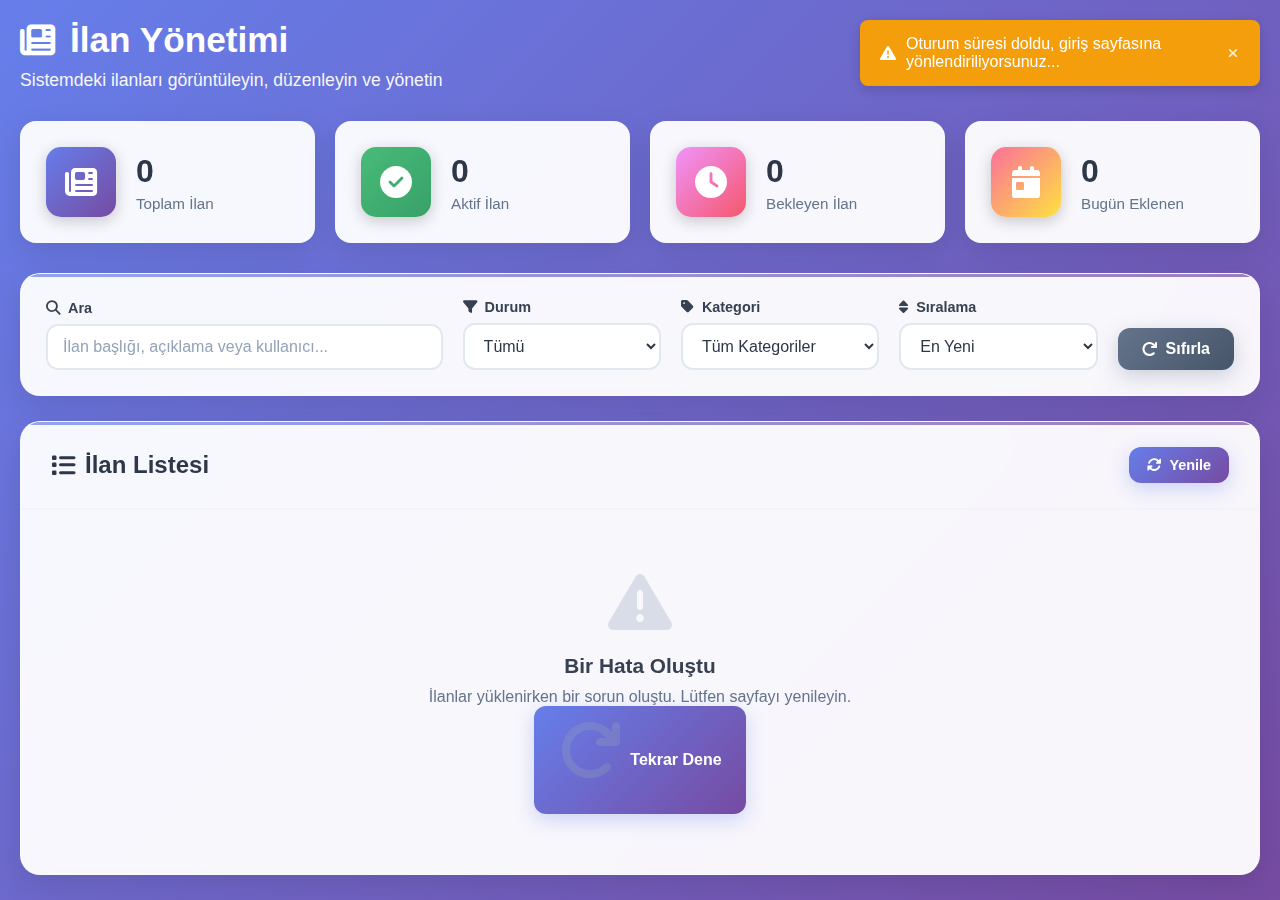
<file: panel/admin-posts.html>
<!DOCTYPE html>
<html lang="tr">
<head>
    <meta charset="UTF-8">
    <meta name="viewport" content="width=device-width, initial-scale=1.0">
    <title>İlan Yönetimi | Admin Panel</title>
    <link href="https://cdnjs.cloudflare.com/ajax/libs/font-awesome/6.4.0/css/all.min.css" rel="stylesheet">
    <link rel="stylesheet" href="css/admin-header.css">
    <link rel="stylesheet" href="css/admin-post.css">
    <link rel="icon" type="svg" sizes="16x16" href="/wwwroot/images/logo2.png">

</head>
<body>
    <script type="module" src="js/admin-header.js"></script>
    <div id="header-placeholder"></div>
    
    <div class="container">
        <!-- Page Header -->
        <div class="page-header">
            <div class="header-content">
                <h1><i class="fas fa-newspaper"></i> İlan Yönetimi</h1>
                <p>Sistemdeki ilanları görüntüleyin, düzenleyin ve yönetin</p>
            </div>
        </div>

        <!-- Stats Cards -->
        <div class="stats-grid">
            <div class="stat-card">
                <div class="stat-icon" style="background: linear-gradient(135deg, #667eea 0%, #764ba2 100%);">
                    <i class="fas fa-newspaper"></i>
                </div>
                <div class="stat-info">
                    <div class="stat-number" id="totalPosts">0</div>
                    <div class="stat-label">Toplam İlan</div>
                </div>
            </div>

            <div class="stat-card">
                <div class="stat-icon" style="background: linear-gradient(135deg, #48bb78 0%, #38a169 100%);">
                    <i class="fas fa-check-circle"></i>
                </div>
                <div class="stat-info">
                    <div class="stat-number" id="activePosts">0</div>
                    <div class="stat-label">Aktif İlan</div>
                </div>
            </div>

            <div class="stat-card">
                <div class="stat-icon" style="background: linear-gradient(135deg, #f093fb 0%, #f5576c 100%);">
                    <i class="fas fa-clock"></i>
                </div>
                <div class="stat-info">
                    <div class="stat-number" id="pendingPosts">0</div>
                    <div class="stat-label">Bekleyen İlan</div>
                </div>
            </div>

            <div class="stat-card">
                <div class="stat-icon" style="background: linear-gradient(135deg, #fa709a 0%, #fee140 100%);">
                    <i class="fas fa-calendar-day"></i>
                </div>
                <div class="stat-info">
                    <div class="stat-number" id="todayPosts">0</div>
                    <div class="stat-label">Bugün Eklenen</div>
                </div>
            </div>
        </div>

        <!-- Filters -->
        <div class="glass-card filters-section">
            <div class="filters-grid">
                <div class="filter-group">
                    <label><i class="fas fa-search"></i> Ara</label>
                    <input type="text" id="searchInput" placeholder="İlan başlığı, açıklama veya kullanıcı..." class="filter-input">
                </div>

                <div class="filter-group">
                    <label><i class="fas fa-filter"></i> Durum</label>
                    <select id="statusFilter" class="filter-select">
                        <option value="all">Tümü</option>
                        <option value="active">Aktif</option>
                        <option value="inactive">Pasif</option>
                        <option value="draft">Taslak</option>
                    </select>
                </div>

                <div class="filter-group">
                    <label><i class="fas fa-tag"></i> Kategori</label>
                    <select id="categoryFilter" class="filter-select">
                        <option value="all">Tüm Kategoriler</option>
                    </select>
                </div>

                <div class="filter-group">
                    <label><i class="fas fa-sort"></i> Sıralama</label>
                    <select id="sortFilter" class="filter-select">
                        <option value="newest">En Yeni</option>
                        <option value="oldest">En Eski</option>
                        <option value="price-high">Fiyat (Yüksek)</option>
                        <option value="price-low">Fiyat (Düşük)</option>
                    </select>
                </div>

                <div class="filter-group">
                    <button class="btn btn-secondary" onclick="resetFilters()">
                        <i class="fas fa-redo"></i> Sıfırla
                    </button>
                </div>
            </div>
        </div>

        <!-- Posts Table -->
        <div class="glass-card">
            <div class="table-header">
                <h3><i class="fas fa-list"></i> İlan Listesi</h3>
                <div class="table-actions">
                    <button class="btn btn-primary btn-sm" onclick="refreshPosts()">
                        <i class="fas fa-sync-alt"></i> Yenile
                    </button>
                </div>
            </div>

            <div id="postsTableContainer">
                <div class="loading">
                    <div class="spinner"></div>
                    <p>İlanlar yükleniyor...</p>
                </div>
            </div>

            <!-- Pagination -->
            <div class="pagination" id="paginationContainer" style="display: none;">
                <button class="btn btn-secondary btn-sm" id="prevPage" onclick="changePage(-1)">
                    <i class="fas fa-chevron-left"></i> Önceki
                </button>
                <span class="page-info" id="pageInfo">Sayfa 1 / 1</span>
                <button class="btn btn-secondary btn-sm" id="nextPage" onclick="changePage(1)">
                    Sonraki <i class="fas fa-chevron-right"></i>
                </button>
            </div>
        </div>
    </div>

    <!-- Post Detail Modal -->
    <div id="postDetailModal" class="modal">
        <div class="modal-content">
            <div class="modal-header">
                <h2><i class="fas fa-newspaper"></i> İlan Detayları</h2>
                <span class="close" onclick="closePostDetailModal()">&times;</span>
            </div>
            <div class="modal-body" id="postDetailContent">
                <!-- Dynamic content -->
            </div>
        </div>
    </div>
    
    <script type="module" src="js/admin-post.js"></script>
</body>
</html>
</file>
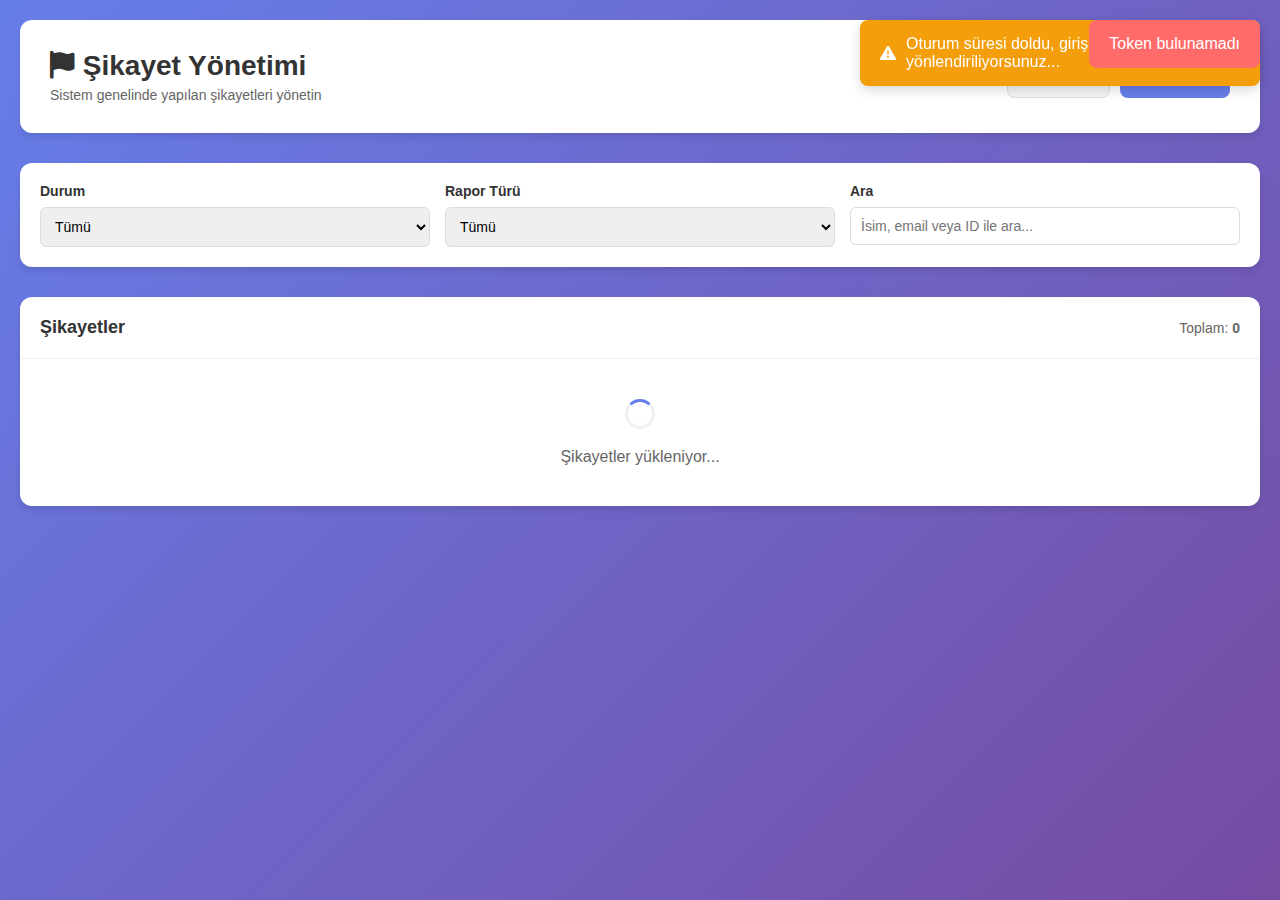
<file: panel/admin-reports-complaint.html>
<!DOCTYPE html>
<html lang="tr">

<head>
    <meta charset="UTF-8">
    <meta name="viewport" content="width=device-width, initial-scale=1.0">
    <title>Şikayet Yönetimi - LocalConnect Admin</title>
    <link rel="stylesheet" href="css/admin-header.css">
    <link rel="stylesheet" href="css/admin-reports-complaint.css">
    <link rel="stylesheet" href="https://cdnjs.cloudflare.com/ajax/libs/font-awesome/6.4.0/css/all.min.css">
</head>

<body>
    <div class="container">
        <!-- Page Header -->
        <div class="page-header">
            <div class="header-left">
                <h1><i class="fas fa-flag"></i> Şikayet Yönetimi</h1>
                <p>Sistem genelinde yapılan şikayetleri yönetin</p>
            </div>
            <div class="header-right">
                <button class="btn btn-secondary" onclick="exportReports()">
                    <i class="fas fa-download"></i> İndir
                </button>
                <button class="btn btn-primary" onclick="refreshReports()">
                    <i class="fas fa-sync"></i> Yenile
                </button>
            </div>
        </div>

        <!-- Filters -->
        <div class="filters">
            <div class="filter-group">
                <label>Durum</label>
                <select id="statusFilter" onchange="applyFilters()">
                    <option value="">Tümü</option>
                    <option value="Pending">Beklemede</option>
                    <option value="Reviewing">İnceleniyor</option>
                    <option value="Resolved">Çözüldü</option>
                    <option value="Rejected">Reddedildi</option>
                </select>
            </div>
            <div class="filter-group">
                <label>Rapor Türü</label>
                <select id="typeFilter" onchange="applyFilters()">
                    <option value="">Tümü</option>
                    <option value="User">Kullanıcı</option>
                    <option value="Post">İlan</option>
                </select>
            </div>
            <div class="filter-group">
                <label>Ara</label>
                <input type="text" id="searchInput" placeholder="İsim, email veya ID ile ara..."
                    onkeyup="applyFilters()">
            </div>
        </div>

        <!-- Reports Table -->
        <div class="table-section">
            <div class="table-header">
                <h3>Şikayetler</h3>
                <span class="table-info">Toplam: <strong id="totalCount">0</strong></span>
            </div>
            <div id="tableContainer">
                <div class="loading">
                    <div class="loading-spinner"></div>
                    <p style="margin-top: 15px;">Şikayetler yükleniyor...</p>
                </div>
            </div>
        </div>
    </div>

    <!-- Detail Modal -->
    <div class="modal" id="detailModal">
        <div class="modal-content">
            <div class="modal-header">
                <h2>Şikayet Detayları</h2>
                <button class="modal-close" onclick="closeModal('detailModal')">&times;</button>
            </div>
            <div class="modal-body" id="detailContent">
                <!-- Detail content will be loaded here -->
            </div>
            <div class="modal-footer">
                <button class="btn btn-secondary" onclick="closeModal('detailModal')">Kapat</button>
                <button class="btn btn-primary" onclick="openEditModal()">Düzenle</button>
            </div>
        </div>
    </div>

    <!-- Edit Modal -->
    <div class="modal" id="editModal">
        <div class="modal-content">
            <div class="modal-header">
                <h2>Şikayet Durumunu Güncelle</h2>
                <button class="modal-close" onclick="closeModal('editModal')">&times;</button>
            </div>
            <div class="modal-body">
                <div class="form-group">
                    <label>Durum</label>
                    <select id="statusSelect">
                        <option value="1">Beklemede</option>
                        <option value="2">İnceleniyor</option>
                        <option value="3">Çözüldü</option>
                        <option value="4">Reddedildi</option>
                        <option value="5">İşlem Yapıldı</option>
                    </select>
                </div>
                <div class="form-group">
                    <label>Yönetici Notu</label>
                    <textarea id="noteTextarea" placeholder="Çözüm veya karar hakkında not yazın..."
                        style="min-height: 120px;"></textarea>
                </div>
            </div>
            <div class="modal-footer">
                <button class="btn btn-secondary" onclick="closeModal('editModal')">İptal</button>
                <button class="btn btn-primary" onclick="updateReport()">Kaydet</button>
            </div>
        </div>
    </div>

    <script type="module" src="js/admin-header.js"></script>
    <script type="module" src="js/admin-reports-complaint.js"></script>
</body>

</html>
</file>
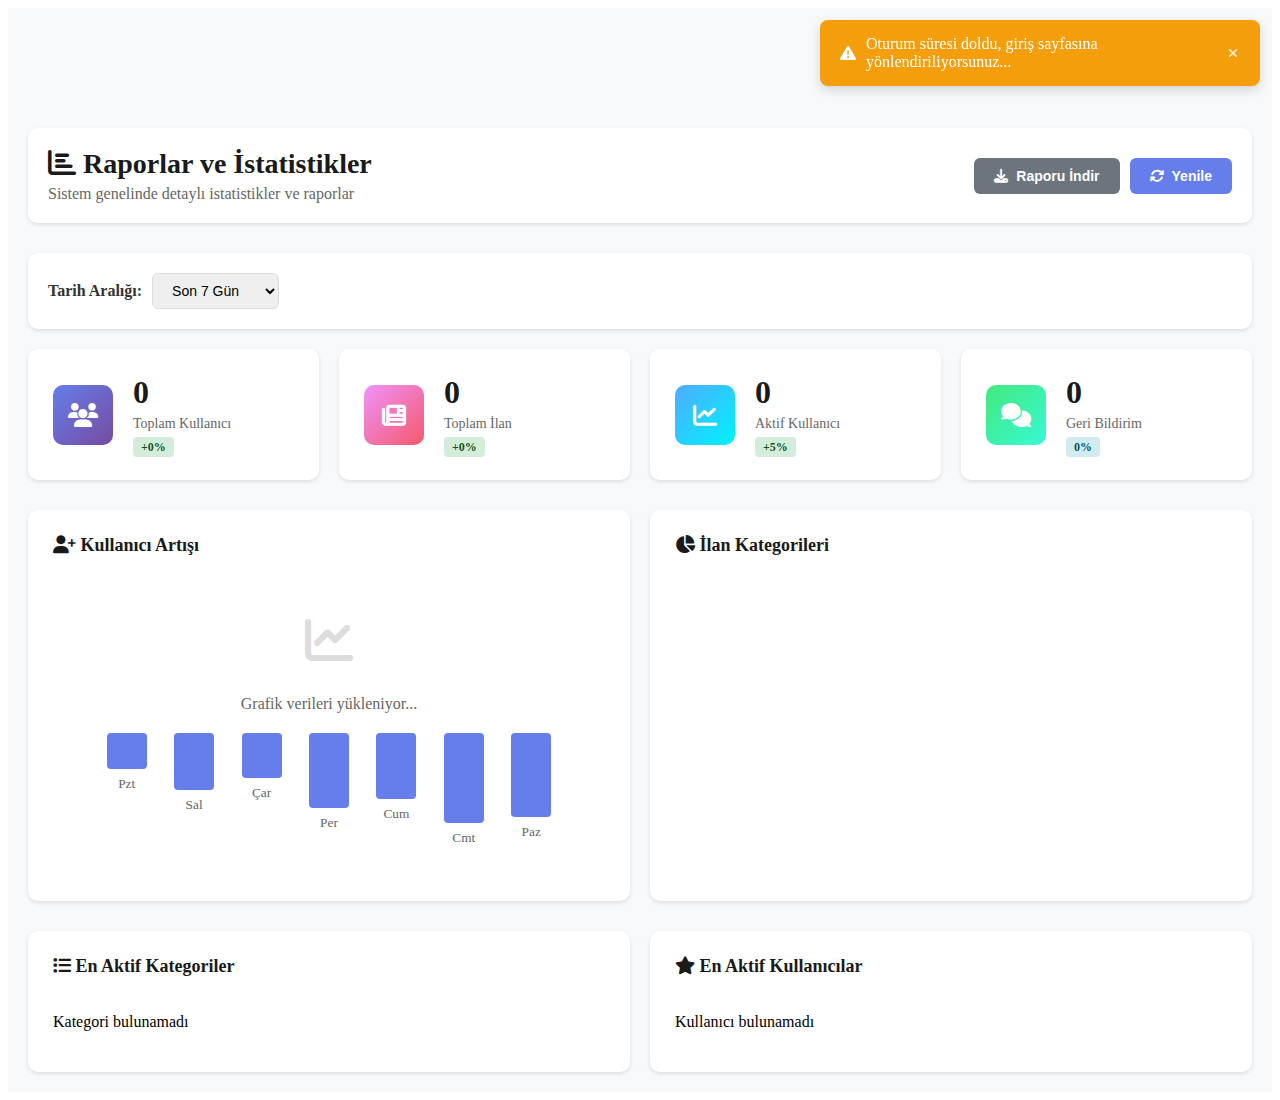
<file: panel/admin-reports.html>
<!DOCTYPE html>
<html lang="tr">
<head>
    <meta charset="UTF-8">
    <meta name="viewport" content="width=device-width, initial-scale=1.0">
    <title>Raporlar - LocalConnect Admin</title>
    
    <!-- CSS -->
    <link rel="stylesheet" href="css/admin-header.css">
    <link rel="stylesheet" href="css/admin-reports.css">
    
    <!-- Font Awesome -->
    <link rel="stylesheet" href="https://cdnjs.cloudflare.com/ajax/libs/font-awesome/6.4.0/css/all.min.css">
</head>
<body>
    <!-- Header yüklenecek -->
    
    <main class="main-content">
        <div class="container">
            <!-- Page Header -->
            <div class="page-header">
                <div class="header-left">
                    <h1><i class="fas fa-chart-bar"></i> Raporlar ve İstatistikler</h1>
                    <p>Sistem genelinde detaylı istatistikler ve raporlar</p>
                </div>
                <div class="header-right">
                    <button class="btn btn-secondary" onclick="exportReport()">
                        <i class="fas fa-download"></i> Raporu İndir
                    </button>
                    <button class="btn btn-primary" onclick="refreshReports()">
                        <i class="fas fa-sync"></i> Yenile
                    </button>
                </div>
            </div>

            <!-- Date Range Filter -->
            <div class="filter-section">
                <div class="date-filter">
                    <label>Tarih Aralığı:</label>
                    <select id="dateRange" onchange="loadReports()">
                        <option value="today">Bugün</option>
                        <option value="week" selected>Son 7 Gün</option>
                        <option value="month">Son 30 Gün</option>
                        <option value="year">Son 1 Yıl</option>
                        <option value="custom">Özel Tarih</option>
                    </select>
                </div>
            </div>

            <!-- Stats Cards -->
            <div class="stats-grid">
                <div class="stat-card">
                    <div class="stat-icon users">
                        <i class="fas fa-users"></i>
                    </div>
                    <div class="stat-info">
                        <h3 id="totalUsers">0</h3>
                        <p>Toplam Kullanıcı</p>
                        <span class="stat-change positive" id="usersChange">+0%</span>
                    </div>
                </div>

                <div class="stat-card">
                    <div class="stat-icon posts">
                        <i class="fas fa-newspaper"></i>
                    </div>
                    <div class="stat-info">
                        <h3 id="totalPosts">0</h3>
                        <p>Toplam İlan</p>
                        <span class="stat-change positive" id="postsChange">+0%</span>
                    </div>
                </div>

                <div class="stat-card">
                    <div class="stat-icon active">
                        <i class="fas fa-chart-line"></i>
                    </div>
                    <div class="stat-info">
                        <h3 id="activeUsers">0</h3>
                        <p>Aktif Kullanıcı</p>
                        <span class="stat-change positive" id="activeChange">+0%</span>
                    </div>
                </div>

                <div class="stat-card">
                    <div class="stat-icon feedback">
                        <i class="fas fa-comments"></i>
                    </div>
                    <div class="stat-info">
                        <h3 id="totalFeedback">0</h3>
                        <p>Geri Bildirim</p>
                        <span class="stat-change neutral" id="feedbackChange">0%</span>
                    </div>
                </div>
            </div>

            <!-- Charts Section -->
            <div class="charts-section">
                <!-- User Growth Chart -->
                <div class="chart-card">
                    <div class="chart-header">
                        <h3><i class="fas fa-user-plus"></i> Kullanıcı Artışı</h3>
                    </div>
                    <div class="chart-container">
                        <canvas id="userGrowthChart"></canvas>
                    </div>
                </div>

                <!-- Post Statistics Chart -->
                <div class="chart-card">
                    <div class="chart-header">
                        <h3><i class="fas fa-chart-pie"></i> İlan Kategorileri</h3>
                    </div>
                    <div class="chart-container">
                        <canvas id="categoryChart"></canvas>
                    </div>
                </div>
            </div>

            <!-- Detailed Reports -->
            <div class="reports-section">
                <div class="report-card">
                    <h3><i class="fas fa-list"></i> En Aktif Kategoriler</h3>
                    <div id="topCategories" class="report-list">
                        <div class="report-item">
                            <span class="report-label">Yükleniyor...</span>
                            <span class="report-value">-</span>
                        </div>
                    </div>
                </div>

                <div class="report-card">
                    <h3><i class="fas fa-star"></i> En Aktif Kullanıcılar</h3>
                    <div id="topUsers" class="report-list">
                        <div class="report-item">
                            <span class="report-label">Yükleniyor...</span>
                            <span class="report-value">-</span>
                        </div>
                    </div>
                </div>
            </div>
        </div>
    </main>

    <!-- Scripts -->
    <script type="module" src="js/admin-header.js"></script>
    <script type="module" src="js/admin-reports.js"></script>
</body>
</html>
</file>
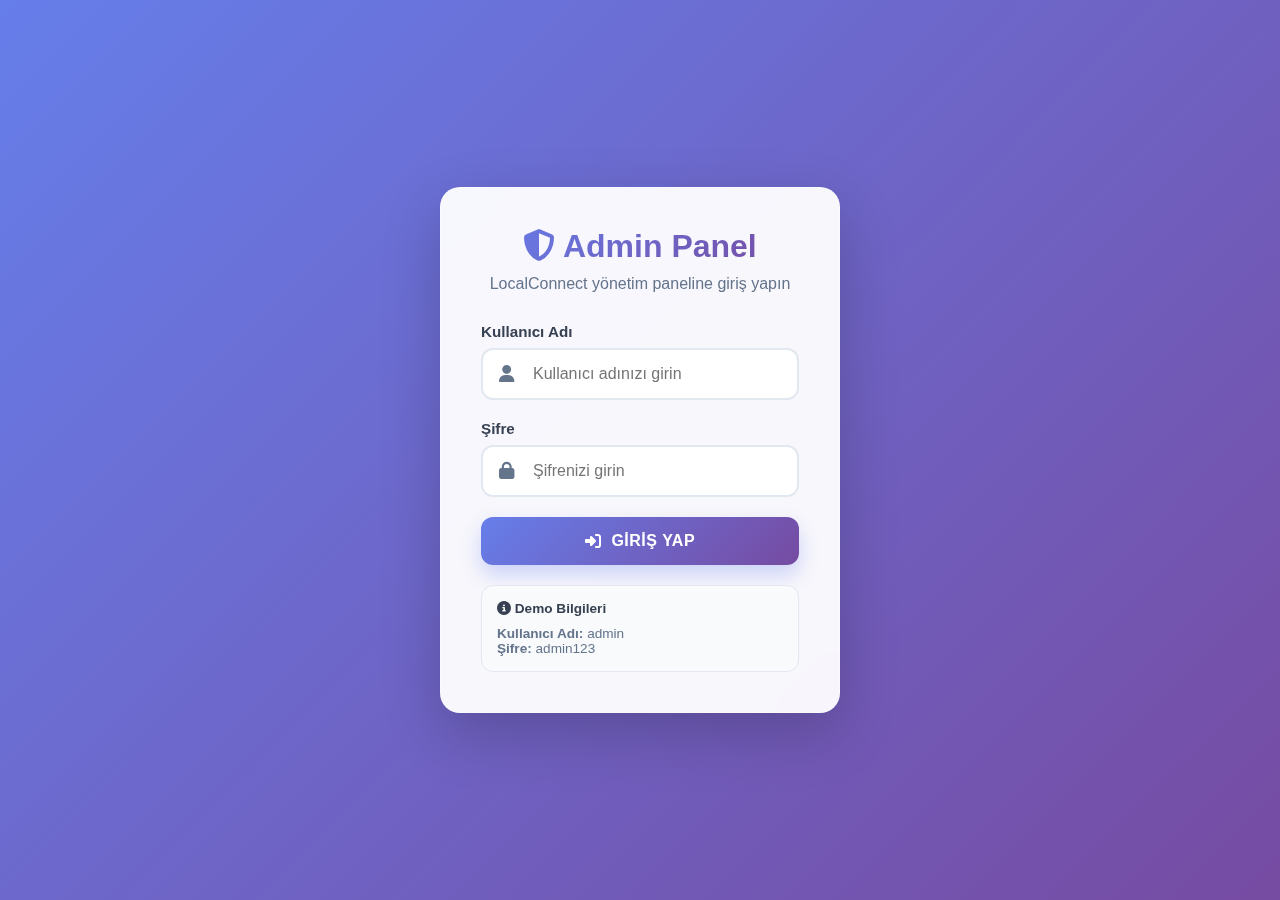
<file: panel/admin-users.html>
<!DOCTYPE html>
<html lang="tr">
<head>
    <meta charset="UTF-8">
    <meta name="viewport" content="width=device-width, initial-scale=1.0">
    <title>Kullanıcı Yönetimi | Admin Panel</title>
    <link href="https://cdnjs.cloudflare.com/ajax/libs/font-awesome/6.4.0/css/all.min.css" rel="stylesheet">
    <link rel="stylesheet" href="css/admin-header.css">
    <link rel="stylesheet" href="css/admin-users.css">
    <style>
        body {
            background: linear-gradient(135deg, #667eea 0%, #764ba2 100%);
            min-height: 100vh;
            padding: 20px;
        }
    </style>
</head>
<body>
    <div class="container">
        <script type="module" src="js/admin-header.js"></script>
        <div id="header-placeholder"></div>

        <!-- Page Header -->
        <div class="page-header">
            <div class="header-content">
                <h1><i class="fas fa-users"></i> Kullanıcı Yönetimi</h1>
                <p>Sisteme kayıtlı kullanıcıları görüntüleyin ve yönetin</p>
            </div>
        </div>

        <!-- Stats Cards -->
        <div class="stats-grid">
            <div class="stat-card glass-card">
                <div class="stat-icon" style="background: linear-gradient(135deg, #667eea 0%, #764ba2 100%);">
                    <i class="fas fa-users"></i>
                </div>
                <div class="stat-info">
                    <div class="stat-number" id="totalUsers">0</div>
                    <div class="stat-label">Toplam Kullanıcı</div>
                </div>
            </div>

            <div class="stat-card glass-card">
                <div class="stat-icon" style="background: linear-gradient(135deg, #48bb78 0%, #38a169 100%);">
                    <i class="fas fa-user-check"></i>
                </div>
                <div class="stat-info">
                    <div class="stat-number" id="activeUsers">0</div>
                    <div class="stat-label">Aktif Kullanıcı</div>
                </div>
            </div>

            <div class="stat-card glass-card">
                <div class="stat-icon" style="background: linear-gradient(135deg, #f093fb 0%, #f5576c 100%);">
                    <i class="fas fa-user-plus"></i>
                </div>
                <div class="stat-info">
                    <div class="stat-number" id="newUsersMonth">0</div>
                    <div class="stat-label">Bu Ay Yeni</div>
                </div>
            </div>

            <div class="stat-card glass-card">
                <div class="stat-icon" style="background: linear-gradient(135deg, #fa709a 0%, #fee140 100%);">
                    <i class="fas fa-newspaper"></i>
                </div>
                <div class="stat-info">
                    <div class="stat-number" id="usersWithPosts">0</div>
                    <div class="stat-label">İlan Sahipleri</div>
                </div>
            </div>
        </div>

        <!-- Filters -->
        <div class="glass-card filters-section">
            <div class="filters-grid">
                <div class="filter-group">
                    <label><i class="fas fa-search"></i> Ara</label>
                    <input type="text" id="searchInput" placeholder="İsim, email veya telefon..." class="filter-input">
                </div>

                <div class="filter-group">
                    <label><i class="fas fa-filter"></i> Durum</label>
                    <select id="statusFilter" class="filter-select">
                        <option value="all">Tümü</option>
                        <option value="active">Aktif</option>
                        <option value="inactive">Pasif</option>
                    </select>
                </div>

                <div class="filter-group">
                    <label><i class="fas fa-sort"></i> Sıralama</label>
                    <select id="sortFilter" class="filter-select">
                        <option value="newest">En Yeni</option>
                        <option value="oldest">En Eski</option>
                        <option value="name">İsme Göre</option>
                        <option value="posts">İlan Sayısı</option>
                    </select>
                </div>

                <div class="filter-group">
                    <button class="btn btn-secondary" onclick="resetFilters()">
                        <i class="fas fa-redo"></i> Sıfırla
                    </button>
                </div>
            </div>
        </div>

        <!-- Users Table -->
        <div class="glass-card">
            <div class="table-header">
                <h3><i class="fas fa-list"></i> Kullanıcı Listesi</h3>
                <div class="table-actions">
                    <button class="btn btn-primary btn-sm" onclick="refreshUsers()">
                        <i class="fas fa-sync-alt"></i> Yenile
                    </button>
                </div>
            </div>

            <div id="usersTableContainer">
                <div class="loading">
                    <div class="spinner"></div>
                    <p>Kullanıcılar yükleniyor...</p>
                </div>
            </div>

            <!-- Pagination -->
            <div class="pagination" id="paginationContainer" style="display: none;">
                <button class="btn btn-secondary btn-sm" id="prevPage" onclick="changePage(-1)">
                    <i class="fas fa-chevron-left"></i> Önceki
                </button>
                <span class="page-info" id="pageInfo">Sayfa 1 / 1</span>
                <button class="btn btn-secondary btn-sm" id="nextPage" onclick="changePage(1)">
                    Sonraki <i class="fas fa-chevron-right"></i>
                </button>
            </div>
        </div>
    </div>

    <!-- User Detail Modal -->
    <div id="userDetailModal" class="modal">
        <div class="modal-content">
            <div class="modal-header">
                <h2><i class="fas fa-user"></i> Kullanıcı Detayları</h2>
                <span class="close" onclick="closeUserDetailModal()">&times;</span>
            </div>
            <div class="modal-body" id="userDetailContent">
                <!-- Dynamic content -->
            </div>
        </div>
    </div>

    <script type="module" src="js/admin-users.js"></script>
</body>
</html>
</file>
<file: panel/css/admin-header.css>
/* admin-header.css */

:root {
    --primary-gradient: linear-gradient(135deg, #667eea 0%, #764ba2 100%);
    --primary-color: #667eea;
    --secondary-color: #764ba2;
    --success-color: #22c55e;
    --danger-color: #ef4444;
    --warning-color: #f59e0b;
    --info-color: #3b82f6;
    --dark-bg: #1e293b;
    --light-bg: rgba(255, 255, 255, 0.95);
    --glass-border: 1px solid rgba(255, 255, 255, 0.2);
    --shadow-light: 0 10px 30px rgba(0, 0, 0, 0.1);
    --shadow-medium: 0 15px 35px rgba(0, 0, 0, 0.15);
    --border-radius: 16px;
    --border-radius-large: 20px;
}

/* Admin Header Styles */
.admin-header {
    background: var(--light-bg);
    backdrop-filter: blur(20px);
    box-shadow: var(--shadow-light);
    border-bottom: var(--glass-border);
    position: sticky;
    top: 0;
    z-index: 1000;
    transition: all 0.3s ease;
}

.header-container {
    max-width: 1400px;
    margin: 0 auto;
    padding: 0 20px;
}

.header-top {
    display: flex;
    align-items: center;
    justify-content: space-between;
    padding: 20px 0;
    border-bottom: 1px solid rgba(0, 0, 0, 0.05);
}

.logo-section {
    display: flex;
    align-items: center;
    gap: 15px;
}

.logo {
    width: 50px;
    height: 50px;
    background: var(--primary-gradient);
    border-radius: 12px;
    display: flex;
    align-items: center;
    justify-content: center;
    color: white;
    font-size: 1.5rem;
    font-weight: bold;
    box-shadow: 0 8px 20px rgba(102, 126, 234, 0.3);
    transition: all 0.3s ease;
}

.logo:hover {
    transform: scale(1.05);
}

.logo-text h1 {
    color: #2d3748;
    font-size: 1.8rem;
    margin-bottom: 2px;
    background: var(--primary-gradient);
    -webkit-background-clip: text;
    -webkit-text-fill-color: transparent;
    background-clip: text;
}

.logo-text p {
    color: #64748b;
    font-size: 0.85rem;
    font-weight: 500;
}

.header-actions {
    display: flex;
    align-items: center;
    gap: 20px;
}

.search-box {
    position: relative;
    display: none;
}

.search-input {
    width: 300px;
    padding: 10px 40px 10px 15px;
    border: 2px solid #e2e8f0;
    border-radius: 25px;
    background: #fff;
    font-size: 0.9rem;
    transition: all 0.3s ease;
}

.search-input:focus {
    outline: none;
    border-color: var(--primary-color);
    box-shadow: 0 0 0 3px rgba(102, 126, 234, 0.1);
    transform: translateY(-1px);
}

.search-btn {
    position: absolute;
    right: 5px;
    top: 50%;
    transform: translateY(-50%);
    background: var(--primary-gradient);
    border: none;
    border-radius: 50%;
    width: 35px;
    height: 35px;
    display: flex;
    align-items: center;
    justify-content: center;
    color: white;
    cursor: pointer;
    transition: all 0.3s ease;
}

.search-btn:hover {
    transform: translateY(-50%) scale(1.05);
    box-shadow: 0 4px 12px rgba(102, 126, 234, 0.4);
}

.notifications-btn {
    position: relative;
    background: none;
    border: none;
    font-size: 1.2rem;
    color: #64748b;
    cursor: pointer;
    padding: 10px;
    border-radius: 50%;
    transition: all 0.3s ease;
    width: 45px;
    height: 45px;
    display: flex;
    align-items: center;
    justify-content: center;
}

.notifications-btn:hover {
    background: rgba(102, 126, 234, 0.1);
    color: var(--primary-color);
    transform: scale(1.1);
}

.notification-badge {
    position: absolute;
    top: 8px;
    right: 8px;
    background: var(--danger-color);
    color: white;
    font-size: 0.7rem;
    font-weight: bold;
    padding: 2px 6px;
    border-radius: 10px;
    min-width: 18px;
    text-align: center;
    animation: pulse 2s infinite;
}

.user-menu {
    position: relative;
    display: flex;
    align-items: center;
    gap: 12px;
    padding: 8px 15px;
    background: rgba(102, 126, 234, 0.1);
    border-radius: 25px;
    cursor: pointer;
    transition: all 0.3s ease;
}

.user-menu:hover {
    background: rgba(102, 126, 234, 0.15);
    transform: translateY(-1px);
    box-shadow: 0 4px 12px rgba(102, 126, 234, 0.2);
}

.user-avatar {
    width: 35px;
    height: 35px;
    background: var(--primary-gradient);
    border-radius: 50%;
    display: flex;
    align-items: center;
    justify-content: center;
    color: white;
    font-weight: bold;
    font-size: 0.9rem;
    box-shadow: 0 2px 8px rgba(102, 126, 234, 0.3);
}

.user-info {
    display: flex;
    flex-direction: column;
}

.user-name {
    font-weight: 600;
    color: #2d3748;
    font-size: 0.9rem;
}

.user-role {
    font-size: 0.75rem;
    color: #64748b;
}

.dropdown-icon {
    color: #64748b;
    font-size: 0.8rem;
    margin-left: 5px;
    transition: transform 0.3s ease;
}

.user-menu.active .dropdown-icon {
    transform: rotate(180deg);
}

/* Mobile Menu Toggle */
.mobile-menu-toggle {
    display: none;
    background: none;
    border: none;
    font-size: 1.5rem;
    color: #64748b;
    cursor: pointer;
    padding: 10px;
}

/* Navigation Menu */
.header-nav {
    padding: 0;
}

.nav-menu {
    display: flex;
    list-style: none;
    margin: 0;
    padding: 0;
    overflow-x: auto;
    scrollbar-width: none;
    -ms-overflow-style: none;
    justify-content: space-evenly; /* Eşit aralıklarla dağıtır */
}

.nav-menu::-webkit-scrollbar {
    display: none;
}

.nav-item {
    white-space: nowrap;
    flex-shrink: 0;
}

.nav-link {
    display: flex;
    align-items: center;
    gap: 8px;
    padding: 15px 20px;
    text-decoration: none;
    color: #64748b;
    font-weight: 500;
    transition: all 0.3s ease;
    border-bottom: 3px solid transparent;
    position: relative;
}

.nav-link:hover {
    color: var(--primary-color);
    background: rgba(102, 126, 234, 0.05);
    transform: translateY(-1px);
}

.nav-link.active {
    color: var(--primary-color);
    border-bottom-color: var(--primary-color);
    background: rgba(102, 126, 234, 0.08);
}

.nav-link i {
    font-size: 1rem;
}

.nav-badge {
    background: var(--danger-color);
    color: white;
    font-size: 0.7rem;
    padding: 2px 6px;
    border-radius: 10px;
    margin-left: 5px;
    min-width: 16px;
    text-align: center;
    font-weight: bold;
}

/* Dropdown Menu */
.user-dropdown {
    position: absolute;
    top: 100%;
    right: 0;
    background: white;
    border-radius: 12px;
    box-shadow: var(--shadow-medium);
    border: 1px solid rgba(0, 0, 0, 0.1);
    min-width: 200px;
    z-index: 1001;
    opacity: 0;
    visibility: hidden;
    transform: translateY(-10px);
    transition: all 0.3s ease;
    overflow: hidden;
}

.user-dropdown.active {
    opacity: 1;
    visibility: visible;
    transform: translateY(5px);
}

.dropdown-item {
    display: flex;
    align-items: center;
    gap: 10px;
    padding: 12px 15px;
    text-decoration: none;
    color: #374151;
    transition: all 0.2s ease;
    border-bottom: 1px solid #f3f4f6;
}

.dropdown-item:last-child {
    border-bottom: none;
}

.dropdown-item:hover {
    background: rgba(102, 126, 234, 0.05);
    color: var(--primary-color);
}

.dropdown-item.danger:hover {
    background: rgba(239, 68, 68, 0.05);
    color: var(--danger-color);
}

.dropdown-divider {
    height: 1px;
    background: #e5e7eb;
    margin: 5px 0;
}

/* Notification Panel */
.notification-panel {
    position: fixed;
    top: 80px;
    right: 20px;
    width: 350px;
    background: white;
    border-radius: 12px;
    box-shadow: var(--shadow-medium);
    border: 1px solid rgba(0, 0, 0, 0.1);
    z-index: 1001;
    opacity: 0;
    visibility: hidden;
    transform: translateY(-10px);
    transition: all 0.3s ease;
    max-height: 500px;
    overflow: hidden;
}

.notification-panel.active {
    opacity: 1;
    visibility: visible;
    transform: translateY(0);
}

.notification-header {
    padding: 15px 20px;
    border-bottom: 1px solid #e5e7eb;
    display: flex;
    justify-content: space-between;
    align-items: center;
}

.notification-header h3 {
    color: #2d3748;
    font-size: 1.1rem;
    margin: 0;
}

.mark-all-btn {
    background: none;
    border: none;
    color: var(--primary-color);
    font-size: 0.8rem;
    cursor: pointer;
    padding: 4px 8px;
    border-radius: 4px;
    transition: all 0.2s ease;
}

.mark-all-btn:hover {
    background: rgba(102, 126, 234, 0.1);
}

.notification-list {
    max-height: 300px;
    overflow-y: auto;
}

.notification-item {
    display: flex;
    align-items: flex-start;
    gap: 12px;
    padding: 15px 20px;
    border-bottom: 1px solid #f3f4f6;
    transition: all 0.2s ease;
}

.notification-item:hover {
    background: #f8fafc;
}

.notification-item.unread {
    background: rgba(102, 126, 234, 0.02);
    border-left: 3px solid var(--primary-color);
}

.notification-icon {
    width: 32px;
    height: 32px;
    background: rgba(102, 126, 234, 0.1);
    border-radius: 50%;
    display: flex;
    align-items: center;
    justify-content: center;
    color: var(--primary-color);
    font-size: 0.9rem;
    flex-shrink: 0;
}

.notification-content {
    flex: 1;
}

.notification-content p {
    color: #2d3748;
    font-size: 0.9rem;
    margin: 0 0 4px 0;
    font-weight: 500;
}

.notification-time {
    color: #64748b;
    font-size: 0.8rem;
}

.notification-footer {
    padding: 15px 20px;
    border-top: 1px solid #e5e7eb;
    text-align: center;
}

.notification-footer a {
    color: var(--primary-color);
    text-decoration: none;
    font-size: 0.9rem;
    font-weight: 500;
}

.notification-footer a:hover {
    text-decoration: underline;
}

/* Animations */
@keyframes pulse {
    0% {
        box-shadow: 0 0 0 0 rgba(239, 68, 68, 0.7);
    }
    70% {
        box-shadow: 0 0 0 10px rgba(239, 68, 68, 0);
    }
    100% {
        box-shadow: 0 0 0 0 rgba(239, 68, 68, 0);
    }
}

/* Responsive Design */
@media (min-width: 768px) {
    .search-box {
        display: block;
    }
}

@media (max-width: 992px) {
    .header-top {
        padding: 15px 0;
    }

    .logo-text h1 {
        font-size: 1.5rem;
    }

    .search-input {
        width: 250px;
    }

    .nav-menu {
        padding-bottom: 5px;
    }

    .user-info {
        display: none;
    }

    .notification-panel {
        right: 10px;
        width: 320px;
    }
}

@media (max-width: 768px) {
    .header-container {
        padding: 0 15px;
    }

    .search-box {
        display: none;
    }

    .mobile-menu-toggle {
        display: block;
    }

    .logo-text p {
        display: none;
    }

    .nav-menu {
        justify-content: flex-start;
        gap: 5px;
    }

    .nav-link {
        padding: 12px 15px;
        font-size: 0.9rem;
    }

    .user-dropdown {
        right: -10px;
        min-width: 180px;
    }

    .notification-panel {
        right: 5px;
        left: 5px;
        width: auto;
    }
}

@media (max-width: 480px) {
    .logo-text h1 {
        font-size: 1.3rem;
    }

    .nav-link {
        padding: 10px 12px;
    }

    .nav-link span {
        display: none;
    }

    .header-actions {
        gap: 10px;
    }
}
</file>
<file: panel/css/admin-categories.css>
:root {
    --primary-gradient: linear-gradient(135deg, #667eea 0%, #764ba2 100%);
    --primary-color: #667eea;
    --secondary-color: #764ba2;
    --success-color: #22c55e;
    --danger-color: #ef4444;
    --warning-color: #f59e0b;
    --info-color: #3b82f6;
    --light-bg: rgba(255, 255, 255, 0.95);
    --glass-border: 1px solid rgba(255, 255, 255, 0.2);
    --shadow-light: 0 10px 30px rgba(0, 0, 0, 0.1);
    --shadow-medium: 0 15px 35px rgba(0, 0, 0, 0.15);
    --shadow-strong: 0 20px 40px rgba(0, 0, 0, 0.2);
    --border-radius: 16px;
    --border-radius-large: 20px;
}

* {
    margin: 0;
    padding: 0;
    box-sizing: border-box;
}

body {
    font-family: 'Segoe UI', Tahoma, Geneva, Verdana, sans-serif;
    background: var(--primary-gradient);
    min-height: 100vh;
    padding: 20px;
    line-height: 1.6;
}

.container {
    max-width: 1400px;
    margin: 0 auto;
}

.auth-info {
    display: flex;
    align-items: center;
    gap: 15px;
    padding: 10px 20px;
    background: rgba(102, 126, 234, 0.1);
    border-radius: 25px;
    color: #64748b;
    font-size: 0.9rem;
}

/* Main Content Layout */
.main-content {
    display: grid;
    grid-template-columns: 400px 1fr;
    gap: 30px;
    align-items: start;
}

/* Glass Card Component */
.glass-card {
    background: var(--light-bg);
    backdrop-filter: blur(20px);
    border-radius: var(--border-radius-large);
    padding: 30px;
    box-shadow: var(--shadow-light);
    border: var(--glass-border);
    position: relative;
    overflow: hidden;
}

.glass-card::before {
    content: '';
    position: absolute;
    top: 0;
    left: 0;
    right: 0;
    height: 3px;
    background: var(--primary-gradient);
    opacity: 0.7;
}

.card-header {
    display: flex;
    align-items: center;
    justify-content: space-between;
    margin-bottom: 25px;
    padding-bottom: 15px;
    border-bottom: 2px solid #f1f5f9;
}

.card-title {
    color: #2d3748;
    font-size: 1.8rem;
    display: flex;
    align-items: center;
    gap: 10px;
    font-weight: 600;
}

/* Form Styles */
.form-group {
    margin-bottom: 25px;
}

.form-label {
    display: block;
    margin-bottom: 10px;
    color: #374151;
    font-weight: 600;
    font-size: 1rem;
}

.form-control {
    width: 100%;
    padding: 15px 20px;
    border: 2px solid #e2e8f0;
    border-radius: 12px;
    font-size: 1rem;
    transition: all 0.3s ease;
    background: #fff;
    font-family: inherit;
}

.form-control:focus {
    outline: none;
    border-color: var(--primary-color);
    box-shadow: 0 0 0 4px rgba(102, 126, 234, 0.1);
    transform: translateY(-2px);
}

.form-control:hover {
    border-color: #cbd5e0;
}

/* Color Picker */
.color-picker-group {
    display: flex;
    align-items: center;
    gap: 15px;
}

.color-preview {
    width: 60px;
    height: 60px;
    border-radius: 12px;
    border: 3px solid #fff;
    box-shadow: 0 5px 20px rgba(0, 0, 0, 0.15);
    cursor: pointer;
    transition: all 0.3s ease;
    position: relative;
}

.color-preview:hover {
    transform: scale(1.05) translateY(-2px);
    box-shadow: 0 8px 25px rgba(0, 0, 0, 0.2);
}

.color-input {
    opacity: 0;
    position: absolute;
    pointer-events: none;
}

/* Icon Selector - Yeni Kategori Formu */
.icon-selector {
    display: grid;
    grid-template-columns: repeat(6, 1fr);
    gap: 10px;
    margin-top: 15px;
    padding: 15px;
    background: #f8fafc;
    border-radius: 12px;
    border: 1px solid #e2e8f0;
}

.icon-option {
    padding: 0;
    width: 100%;
    height: 55px;
    border: 2px solid #e2e8f0;
    border-radius: 10px;
    text-align: center;
    cursor: pointer;
    transition: all 0.25s ease;
    background: white;
    font-size: 1.4rem;
    display: flex;
    align-items: center;
    justify-content: center;
    color: #64748b;
    position: relative;
    overflow: hidden;
}

.icon-option::before {
    content: '';
    position: absolute;
    top: 0;
    left: 0;
    right: 0;
    bottom: 0;
    background: var(--primary-gradient);
    opacity: 0;
    transition: opacity 0.25s ease;
    z-index: 0;
}

.icon-option i {
    position: relative;
    z-index: 1;
    transition: all 0.25s ease;
}

.icon-option:hover {
    border-color: var(--primary-color);
    transform: translateY(-3px) scale(1.05);
    box-shadow: 0 8px 20px rgba(102, 126, 234, 0.25);
}

.icon-option:hover::before {
    opacity: 0.1;
}

.icon-option.selected {
    border-color: var(--primary-color);
    background: var(--primary-gradient);
    color: white;
    transform: scale(1.08);
    box-shadow: 0 8px 25px rgba(102, 126, 234, 0.35);
}

.icon-option.selected::before {
    opacity: 1;
}

.icon-option.selected i {
    color: white;
    transform: scale(1.1);
}

/* Icon Selector Preview - Düzenleme Modal */
.icon-selector-preview {
    display: flex;
    align-items: center;
    justify-content: space-between;
    padding: 15px 20px;
    background: #f8fafc;
    border: 2px solid #e2e8f0;
    border-radius: 12px;
    cursor: pointer;
    transition: all 0.3s ease;
}

.icon-selector-preview:hover {
    border-color: var(--primary-color);
    background: white;
    box-shadow: 0 4px 15px rgba(102, 126, 234, 0.1);
}

.selected-icon-display {
    display: flex;
    align-items: center;
    gap: 15px;
    flex: 1;
}

.selected-icon-display i {
    width: 50px;
    height: 50px;
    display: flex;
    align-items: center;
    justify-content: center;
    background: var(--primary-gradient);
    color: white;
    border-radius: 10px;
    font-size: 1.5rem;
    box-shadow: 0 4px 15px rgba(102, 126, 234, 0.3);
}

.selected-icon-display span {
    font-size: 1rem;
    color: #374151;
    font-weight: 500;
    font-family: 'Courier New', monospace;
    background: #e2e8f0;
    padding: 6px 12px;
    border-radius: 6px;
}

/* Button Styles */
.btn {
    padding: 15px 30px;
    border: none;
    border-radius: 12px;
    font-size: 1rem;
    font-weight: 600;
    cursor: pointer;
    transition: all 0.3s ease;
    display: inline-flex;
    align-items: center;
    justify-content: center;
    gap: 10px;
    text-decoration: none;
    font-family: inherit;
    white-space: nowrap;
}

.btn-primary {
    background: var(--primary-gradient);
    color: white;
    box-shadow: 0 6px 20px rgba(102, 126, 234, 0.3);
}

.btn-primary:hover {
    transform: translateY(-3px);
    box-shadow: 0 12px 30px rgba(102, 126, 234, 0.4);
}

.btn-success {
    background: linear-gradient(135deg, var(--success-color), #16a34a);
    color: white;
    box-shadow: 0 6px 20px rgba(34, 197, 94, 0.3);
}

.btn-success:hover {
    transform: translateY(-3px);
    box-shadow: 0 12px 30px rgba(34, 197, 94, 0.4);
}

.btn-danger {
    background: linear-gradient(135deg, var(--danger-color), #dc2626);
    color: white;
    box-shadow: 0 6px 20px rgba(239, 68, 68, 0.3);
}

.btn-danger:hover {
    transform: translateY(-3px);
    box-shadow: 0 12px 30px rgba(239, 68, 68, 0.4);
}

.btn-secondary {
    background: linear-gradient(135deg, #64748b, #475569);
    color: white;
    box-shadow: 0 6px 20px rgba(100, 116, 139, 0.3);
}

.btn-secondary:hover {
    transform: translateY(-3px);
    box-shadow: 0 12px 30px rgba(100, 116, 139, 0.4);
}

.btn-sm {
    padding: 10px 18px;
    font-size: 0.9rem;
    border-radius: 8px;
}

.btn-xs {
    padding: 6px 12px;
    font-size: 0.8rem;
    border-radius: 6px;
}

/* Filter Tabs */
.filter-tabs {
    display: flex;
    gap: 5px;
    margin-bottom: 25px;
    padding: 5px;
    background: #f8fafc;
    border-radius: 12px;
}

.filter-tab {
    flex: 1;
    padding: 12px 20px;
    border: none;
    background: transparent;
    border-radius: 8px;
    cursor: pointer;
    transition: all 0.3s ease;
    font-weight: 500;
    color: #64748b;
}

.filter-tab.active {
    background: white;
    color: var(--primary-color);
    box-shadow: 0 2px 10px rgba(0, 0, 0, 0.1);
}

/* Search Box */
.search-box-category {
    position: relative;
    margin-bottom: 25px;
}

.search-box-category input {
    width: 100%;
    padding: 15px 50px 15px 20px;
    border: 2px solid #e2e8f0;
    border-radius: 12px;
    font-size: 1rem;
    transition: all 0.3s ease;
}

.search-box-category input:focus {
    outline: none;
    border-color: var(--primary-color);
    box-shadow: 0 0 0 4px rgba(102, 126, 234, 0.1);
}

.search-box-category i {
    position: absolute;
    right: 18px;
    top: 50%;
    transform: translateY(-50%);
    color: #64748b;
    font-size: 1.1rem;
}

/* Categories Grid */
.categories-grid {
    display: grid;
    grid-template-columns: repeat(auto-fill, minmax(320px, 1fr));
    gap: 25px;
}

.category-card {
    background: white;
    border-radius: var(--border-radius);
    padding: 25px;
    box-shadow: var(--shadow-light);
    border: 1px solid #f1f5f9;
    transition: all 0.3s ease;
    position: relative;
    overflow: hidden;
}

.category-card::before {
    content: '';
    position: absolute;
    top: 0;
    left: 0;
    right: 0;
    height: 4px;
    background: var(--category-color, var(--primary-color));
}

.category-card:hover {
    transform: translateY(-8px);
    box-shadow: var(--shadow-medium);
}

.category-card.inactive {
    opacity: 0.7;
}

.category-card.inactive::before {
    background: #94a3b8;
}

.category-header {
    display: flex;
    align-items: flex-start;
    justify-content: space-between;
    margin-bottom: 20px;
}

.category-info {
    display: flex;
    align-items: center;
    gap: 15px;
    flex: 1;
}

.category-icon {
    width: 60px;
    height: 60px;
    border-radius: 14px;
    display: flex;
    align-items: center;
    justify-content: center;
    font-size: 1.8rem;
    color: white;
    box-shadow: 0 4px 15px rgba(0, 0, 0, 0.2);
}

.category-details h3 {
    color: #2d3748;
    font-size: 1.3rem;
    margin-bottom: 8px;
    font-weight: 600;
}

.category-status {
    padding: 6px 14px;
    border-radius: 20px;
    font-size: 0.8rem;
    font-weight: 600;
    text-transform: uppercase;
    letter-spacing: 0.5px;
}

.status-active {
    background: rgba(34, 197, 94, 0.1);
    color: var(--success-color);
    border: 1px solid rgba(34, 197, 94, 0.2);
}

.status-inactive {
    background: rgba(239, 68, 68, 0.1);
    color: var(--danger-color);
    border: 1px solid rgba(239, 68, 68, 0.2);
}

.category-actions {
    display: flex;
    gap: 8px;
    margin-top: 20px;
    flex-wrap: wrap;
}

/* Modal Styles */
.modal {
    display: none;
    position: fixed;
    top: 0;
    left: 0;
    width: 100%;
    height: 100%;
    background: rgba(0, 0, 0, 0.7);
    backdrop-filter: blur(8px);
    z-index: 1000;
    animation: fadeIn 0.3s ease;
}

.modal-content {
    position: absolute;
    top: 50%;
    left: 50%;
    transform: translate(-50%, -50%);
    background: white;
    border-radius: var(--border-radius-large);
    padding: 40px;
    max-width: 500px;
    width: 90%;
    max-height: 90vh;
    overflow-y: auto;
    box-shadow: var(--shadow-strong);
}

/* Icon Picker Modal Content - Daha Geniş */
.icon-picker-modal-content {
    max-width: 800px;
    max-height: 85vh;
}

.modal-header {
    display: flex;
    justify-content: space-between;
    align-items: center;
    margin-bottom: 25px;
    padding-bottom: 15px;
    border-bottom: 2px solid #f1f5f9;
}

.modal-header h3 {
    color: #2d3748;
    font-size: 1.5rem;
    display: flex;
    align-items: center;
    gap: 10px;
}

.close-btn {
    background: none;
    border: none;
    font-size: 1.5rem;
    color: #64748b;
    cursor: pointer;
    padding: 8px;
    border-radius: 50%;
    transition: all 0.3s ease;
    width: 40px;
    height: 40px;
    display: flex;
    align-items: center;
    justify-content: center;
}

.close-btn:hover {
    background: rgba(239, 68, 68, 0.1);
    color: var(--danger-color);
}

/* Icon Picker Search */
.icon-picker-search {
    position: relative;
    margin-bottom: 20px;
}

.icon-picker-search i {
    position: absolute;
    left: 18px;
    top: 50%;
    transform: translateY(-50%);
    color: #64748b;
    font-size: 1.1rem;
    pointer-events: none;
}

.icon-picker-search input {
    width: 100%;
    padding: 15px 20px 15px 50px;
    border: 2px solid #e2e8f0;
    border-radius: 12px;
    font-size: 1rem;
    transition: all 0.3s ease;
}

.icon-picker-search input:focus {
    outline: none;
    border-color: var(--primary-color);
    box-shadow: 0 0 0 4px rgba(102, 126, 234, 0.1);
}

/* Icon Category Tabs */
.icon-picker-categories {
    display: flex;
    gap: 8px;
    margin-bottom: 20px;
    overflow-x: auto;
    padding-bottom: 10px;
}

.icon-category-tab {
    padding: 10px 18px;
    border: 2px solid #e2e8f0;
    background: white;
    border-radius: 10px;
    cursor: pointer;
    transition: all 0.3s ease;
    font-weight: 500;
    color: #64748b;
    white-space: nowrap;
    display: flex;
    align-items: center;
    gap: 8px;
    font-size: 0.9rem;
}

.icon-category-tab:hover {
    border-color: var(--primary-color);
    color: var(--primary-color);
    background: rgba(102, 126, 234, 0.05);
}

.icon-category-tab.active {
    background: var(--primary-gradient);
    color: white;
    border-color: var(--primary-color);
    box-shadow: 0 4px 15px rgba(102, 126, 234, 0.25);
}

/* Icon Picker Grid */
.icon-picker-grid {
    display: grid;
    grid-template-columns: repeat(8, 1fr);
    gap: 10px;
    max-height: 400px;
    overflow-y: auto;
    padding: 10px;
    background: #f8fafc;
    border-radius: 12px;
    margin-bottom: 20px;
}

.icon-picker-grid::-webkit-scrollbar {
    width: 8px;
}

.icon-picker-grid::-webkit-scrollbar-track {
    background: #e2e8f0;
    border-radius: 4px;
}

.icon-picker-grid::-webkit-scrollbar-thumb {
    background: var(--primary-color);
    border-radius: 4px;
}

/* Icon Picker Option */
.icon-picker-option {
    width: 100%;
    height: 55px;
    padding: 0;
    border: 2px solid #e2e8f0;
    border-radius: 10px;
    background: white;
    cursor: pointer;
    transition: all 0.25s ease;
    display: flex;
    align-items: center;
    justify-content: center;
    font-size: 1.5rem;
    color: #64748b;
    position: relative;
    overflow: hidden;
}

.icon-picker-option::before {
    content: '';
    position: absolute;
    top: 0;
    left: 0;
    right: 0;
    bottom: 0;
    background: var(--primary-gradient);
    opacity: 0;
    transition: opacity 0.25s ease;
}

.icon-picker-option i {
    position: relative;
    z-index: 1;
    transition: all 0.25s ease;
}

.icon-picker-option:hover {
    border-color: var(--primary-color);
    transform: scale(1.08);
    box-shadow: 0 6px 20px rgba(102, 126, 234, 0.2);
}

.icon-picker-option:hover::before {
    opacity: 0.1;
}

.icon-picker-option.selected {
    border-color: var(--primary-color);
    background: var(--primary-gradient);
    color: white;
    transform: scale(1.1);
    box-shadow: 0 8px 25px rgba(102, 126, 234, 0.35);
}

.icon-picker-option.selected::before {
    opacity: 1;
}

.icon-picker-option.selected i {
    color: white;
    transform: scale(1.15);
}

/* Icon Picker Footer */
.icon-picker-footer {
    display: flex;
    justify-content: space-between;
    align-items: center;
    padding-top: 15px;
    border-top: 2px solid #f1f5f9;
}

.icon-picker-footer span {
    color: #64748b;
    font-size: 0.9rem;
    font-weight: 500;
}


#iconPickerModal {
    z-index: 2000; 
}
/* İkonların düzgün görünmesini sağlamak için */

#iconPickerGrid {
    display: grid; /* Grid yapısını kullanın */
    grid-template-columns: repeat(auto-fill, minmax(100px, 1fr)); /* Her satıra sığacak kadar 100px'lik sütun oluştur */
    gap: 10px; /* Öğeler arasında boşluk */
    padding: 10px;
    max-height: 400px; /* Scrollbar olması için bir yükseklik sınırı */
    overflow-y: auto;
}

.icon-picker-item {
    display: flex;
    flex-direction: column;
    align-items: center;
    justify-content: center;
    padding: 10px 5px;
    border: 1px solid #e2e8f0;
    border-radius: 6px;
    cursor: pointer;
    text-align: center;
    transition: background-color 0.2s, border-color 0.2s;
}

.icon-picker-item:hover {
    background-color: #f7fafc;
    border-color: #4299e1;
}

.icon-picker-item.selected {
    border-color: #4c51bf;
    background-color: #e0e7ff;
    border-width: 2px;
}

.icon-picker-item i {
    font-size: 24px;
    margin-bottom: 5px;
}

.icon-picker-item span {
    font-size: 10px;
    white-space: nowrap;
    overflow: hidden;
    text-overflow: ellipsis;
    max-width: 100%;
}
/* Notification */
.notification {
    position: fixed;
    top: 20px;
    right: 20px;
    padding: 18px 25px;
    border-radius: 12px;
    color: white;
    font-weight: 600;
    z-index: 1001;
    transform: translateX(400px);
    transition: transform 0.3s ease;
    max-width: 400px;
    box-shadow: var(--shadow-medium);
}

.notification.show {
    transform: translateX(0);
}

.notification.success {
    background: linear-gradient(135deg, var(--success-color), #16a34a);
}

.notification.error {
    background: linear-gradient(135deg, var(--danger-color), #dc2626);
}

.notification.info {
    background: linear-gradient(135deg, var(--info-color), #2563eb);
}

/* Debug Panel */
.debug-panel {
    margin-top: 25px;
    padding: 20px;
    background: #f8fafc;
    border: 1px solid #e2e8f0;
    border-radius: 12px;
    font-size: 0.85rem;
    color: #64748b;
}

.debug-panel h4 {
    color: #374151;
    margin-bottom: 10px;
    display: flex;
    align-items: center;
    gap: 8px;
}

/* Loading Overlay */
.loading-overlay {
    position: fixed;
    top: 0;
    left: 0;
    width: 100%;
    height: 100%;
    background: rgba(0, 0, 0, 0.6);
    backdrop-filter: blur(5px);
    z-index: 2000;
    display: none;
    align-items: center;
    justify-content: center;
}

.loading-content {
    background: white;
    padding: 40px;
    border-radius: 15px;
    display: flex;
    align-items: center;
    gap: 20px;
    box-shadow: var(--shadow-strong);
}

.spinner {
    width: 24px;
    height: 24px;
    border: 3px solid var(--primary-color);
    border-top-color: transparent;
    border-radius: 50%;
    animation: spin 1s linear infinite;
}

/* Empty State */
.empty-state {
    grid-column: 1/-1;
    text-align: center;
    color: #64748b;
    padding: 60px 40px;
}

.empty-state i {
    font-size: 4rem;
    margin-bottom: 20px;
    opacity: 0.3;
}

.empty-state h3 {
    font-size: 1.5rem;
    margin-bottom: 10px;
    color: #374151;
}

/* Animations */
@keyframes fadeIn {
    from { opacity: 0; }
    to { opacity: 1; }
}

@keyframes spin {
    to { transform: rotate(360deg); }
}

@keyframes slideUp {
    from {
        opacity: 0;
        transform: translateY(20px);
    }
    to {
        opacity: 1;
        transform: translateY(0);
    }
}

.category-card {
    animation: slideUp 0.6s ease forwards;
}

.category-card:nth-child(2) { animation-delay: 0.1s; }
.category-card:nth-child(3) { animation-delay: 0.2s; }
.category-card:nth-child(4) { animation-delay: 0.3s; }

/* Responsive Design */
@media (max-width: 1200px) {
    .main-content {
        grid-template-columns: 350px 1fr;
    }
}

@media (max-width: 992px) {
    .main-content {
        grid-template-columns: 1fr;
        gap: 20px;
    }

    .categories-grid {
        grid-template-columns: repeat(auto-fill, minmax(280px, 1fr));
    }
}

@media (max-width: 768px) {
    .icon-selector {
        grid-template-columns: repeat(4, 1fr);
        gap: 8px;
    }
    
    .icon-picker-grid {
        grid-template-columns: repeat(6, 1fr);
        gap: 8px;
    }
    
    .icon-picker-modal-content {
        width: 95%;
        max-height: 90vh;
    }
}

@media (max-width: 576px) {
    body {
        padding: 10px;
    }

    .glass-card {
        padding: 20px;
    }

    .categories-grid {
        grid-template-columns: 1fr;
    }

    .category-actions {
        justify-content: center;
    }

    .btn-sm {
        padding: 8px 12px;
        font-size: 0.8rem;
    }
    
    .icon-selector {
        grid-template-columns: repeat(3, 1fr);
    }
    
    .icon-picker-grid {
        grid-template-columns: repeat(4, 1fr);
    }
    
    .icon-option,
    .icon-picker-option {
        height: 50px;
        font-size: 1.2rem;
    }
    
    .selected-icon-display {
        flex-direction: column;
        align-items: flex-start;
        gap: 10px;
    }
}
</file>
<file: panel/css/admin-feedback.css>
* {
            margin: 0;
            padding: 0;
            box-sizing: border-box;
        }

        body {
            font-family: 'Segoe UI', Tahoma, Geneva, Verdana, sans-serif;
            background: linear-gradient(135deg, #667eea 0%, #764ba2 100%);
            min-height: 100vh;
            padding: 20px;
        }

        .container {
            max-width: 1400px;
            margin: 0 auto;
            background: rgba(255, 255, 255, 0.95);
            backdrop-filter: blur(10px);
            border-radius: 20px;
            box-shadow: 0 20px 40px rgba(0, 0, 0, 0.1);
            overflow: hidden;
        }

        .auth-info {
            display: flex;
            align-items: center;
            gap: 15px;
            padding: 10px 20px;
            background: rgba(102, 126, 234, 0.1);
            border-radius: 25px;
            color: #64748b;
            font-size: 0.9rem;
        }

        .cors-warning {
            background: linear-gradient(45deg, #ff6b6b, #ee5a24);
            color: white;
            padding: 20px;
            text-align: center;
            border-left: 5px solid #c0392b;
            margin: 20px;
            border-radius: 8px;
            box-shadow: 0 4px 12px rgba(238, 90, 36, 0.3);
        }

        .cors-warning h3 {
            margin-bottom: 10px;
            font-size: 1.3em;
        }

        .cors-warning p {
            margin-bottom: 10px;
        }

        .cors-warning code {
            background: rgba(255, 255, 255, 0.2);
            padding: 2px 6px;
            border-radius: 4px;
            font-family: 'Courier New', monospace;
        }

    

     

        .stats-bar {
            display: flex;
            justify-content: space-around;
            background: #f8f9fa;
            padding: 20px;
            border-bottom: 1px solid #dee2e6;
        }

        .stat-item {
            text-align: center;
            flex: 1;
        }

        .stat-number {
            font-size: 2em;
            font-weight: bold;
            color: #2c3e50;
            display: block;
        }

        .stat-label {
            color: #6c757d;
            font-size: 0.9em;
            margin-top: 5px;
        }

        .filters {
            padding: 20px;
            background: #ffffff;
            border-bottom: 1px solid #dee2e6;
            display: flex;
            gap: 15px;
            flex-wrap: wrap;
            align-items: center;
        }

        .filter-group {
            display: flex;
            flex-direction: column;
            gap: 5px;
        }

        .filter-group label {
            font-size: 0.9em;
            color: #495057;
            font-weight: 500;
        }

        .filter-select, .filter-input {
            padding: 8px 12px;
            border: 2px solid #e9ecef;
            border-radius: 8px;
            font-size: 0.9em;
            transition: all 0.3s ease;
        }

        .filter-select:focus, .filter-input:focus {
            outline: none;
            border-color: #667eea;
            box-shadow: 0 0 0 3px rgba(102, 126, 234, 0.1);
        }

        .feedback-list {
            padding: 20px;
            max-height: 600px;
            overflow-y: auto;
        }

        .feedback-item {
            background: #ffffff;
            border: 1px solid #dee2e6;
            border-radius: 12px;
            margin-bottom: 20px;
            padding: 20px;
            transition: all 0.3s ease;
            position: relative;
        }

        .feedback-item:hover {
            transform: translateY(-2px);
            box-shadow: 0 8px 25px rgba(0, 0, 0, 0.1);
        }

        .feedback-header {
            display: flex;
            justify-content: space-between;
            align-items: flex-start;
            margin-bottom: 15px;
            flex-wrap: wrap;
        }

        .user-info {
            flex: 1;
        }

        .user-name {
            font-weight: bold;
            color: #2c3e50;
            font-size: 1.1em;
        }

        .user-email {
            color: #6c757d;
            font-size: 0.9em;
            margin-top: 2px;
        }

        .feedback-meta {
            display: flex;
            flex-direction: column;
            align-items: flex-end;
            gap: 5px;
        }

        .feedback-type {
            padding: 4px 12px;
            border-radius: 20px;
            font-size: 0.8em;
            font-weight: bold;
        }

        .type-bug {
            background: #ffe6e6;
            color: #d63384;
        }

        .type-feature {
            background: #e6f3ff;
            color: #0066cc;
        }

        .type-general {
            background: #f0f0f0;
            color: #666;
        }

        .type-complaint {
            background: #fff3cd;
            color: #856404;
        }

        .feedback-date {
            color: #6c757d;
            font-size: 0.85em;
        }

        .feedback-message {
            background: #f8f9fa;
            padding: 15px;
            border-radius: 8px;
            margin: 15px 0;
            border-left: 4px solid #667eea;
        }

        .feedback-actions {
            display: flex;
            gap: 10px;
            margin-top: 15px;
            align-items: center;
        }

        .btn {
            padding: 8px 16px;
            border: none;
            border-radius: 6px;
            cursor: pointer;
            font-size: 0.9em;
            transition: all 0.3s ease;
            display: flex;
            align-items: center;
            gap: 5px;
        }

        .btn-primary {
            background: #667eea;
            color: white;
        }

        .btn-success {
            background: #28a745;
            color: white;
        }

        .btn-secondary {
            background: #6c757d;
            color: white;
        }

        .btn:hover {
            transform: translateY(-1px);
            box-shadow: 0 4px 12px rgba(0, 0, 0, 0.2);
        }

        .status-badge {
            padding: 4px 8px;
            border-radius: 12px;
            font-size: 0.8em;
            font-weight: bold;
            margin-left: auto;
        }

        .status-pending {
            background: #fff3cd;
            color: #856404;
        }

        .status-resolved {
            background: #d4edda;
            color: #155724;
        }

        .modal {
            display: none;
            position: fixed;
            top: 0;
            left: 0;
            width: 100%;
            height: 100%;
            background: rgba(0, 0, 0, 0.5);
            backdrop-filter: blur(5px);
            z-index: 1000;
        }

        .modal-content {
            position: absolute;
            top: 50%;
            left: 50%;
            transform: translate(-50%, -50%);
            background: white;
            padding: 30px;
            border-radius: 12px;
            width: 90%;
            max-width: 500px;
            max-height: 80vh;
            overflow-y: auto;
        }

        .modal-header {
            margin-bottom: 20px;
            padding-bottom: 15px;
            border-bottom: 2px solid #e9ecef;
        }

        .modal-title {
            color: #2c3e50;
            font-size: 1.3em;
            margin-bottom: 5px;
        }

        .close {
            position: absolute;
            top: 15px;
            right: 20px;
            font-size: 1.5em;
            cursor: pointer;
            color: #6c757d;
        }

        .form-group {
            margin-bottom: 20px;
        }

        .form-label {
            display: block;
            margin-bottom: 8px;
            font-weight: 500;
            color: #495057;
        }

        .form-control {
            width: 100%;
            padding: 12px;
            border: 2px solid #e9ecef;
            border-radius: 8px;
            font-size: 1em;
            transition: all 0.3s ease;
        }

        .form-control:focus {
            outline: none;
            border-color: #667eea;
            box-shadow: 0 0 0 3px rgba(102, 126, 234, 0.1);
        }

        textarea.form-control {
            resize: vertical;
            min-height: 100px;
        }

        .empty-state {
            text-align: center;
            padding: 60px 20px;
            color: #6c757d;
        }

        .empty-state i {
            font-size: 4em;
            margin-bottom: 20px;
            opacity: 0.5;
        }

        .loading {
            text-align: center;
            padding: 40px;
        }

        .spinner {
            border: 3px solid #f3f3f3;
            border-top: 3px solid #667eea;
            border-radius: 50%;
            width: 40px;
            height: 40px;
            animation: spin 1s linear infinite;
            margin: 0 auto 20px;
        }

        @keyframes spin {
            0% { transform: rotate(0deg); }
            100% { transform: rotate(360deg); }
        }

        @media (max-width: 768px) {
            .container {
                margin: 10px;
            }

            .header h1 {
                font-size: 2em;
            }

            .stats-bar {
                flex-direction: column;
                gap: 15px;
            }

            .filters {
                flex-direction: column;
                align-items: stretch;
            }

            .feedback-header {
                flex-direction: column;
                gap: 10px;
            }

            .feedback-meta {
                align-items: flex-start;
            }

            .feedback-actions {
                flex-wrap: wrap;
            }
        }
</file>
<file: panel/css/admin-homepage.css>
body {
    /* Adding the background gradient from admin-categories.css */
    background: linear-gradient(135deg, #667eea 0%, #764ba2 100%); 
    min-height: 100vh; /* Optional, but good practice */
}

/* Original content of admin-homepage.css below */

.homepage-management {
    /* Mevcut padding değerini koruyun */
    padding: 20px; 
    
    /* YENİ EKLENECEK STİLLER */
    background: white; /* İçeriğe beyaz arkaplan verin */
    border-radius: 16px; /* Hafif yuvarlak köşeler */
    box-shadow: 0 10px 30px rgba(0, 0, 0, 0.1); /* Hafif gölge */
    margin: 20px auto; /* Sayfayı ortalamak ve kenarlardan boşluk bırakmak için */
    max-width: 1400px; /* İçerik genişliğini sınırla (isteğe bağlı, admin-categories.css'deki .container ile uyumlu olabilir) */
}


    .section-card {
    background: white;
    border-radius: 12px;
    padding: 25px;
    margin-bottom: 25px;
    /* Gölgelendirmeyi biraz daha belirgin yapabilirsiniz */
    box-shadow: 0 4px 15px rgba(0,0,0,0.15); 
    /* Ekstra bir sınır ekleyebilirsiniz */
    border: 1px solid #f0f0f0; 
}

        .section-header {
            display: flex;
            justify-content: space-between;
            align-items: center;
            margin-bottom: 20px;
            padding-bottom: 15px;
            border-bottom: 2px solid #f0f0f0;
        }

        .section-title {
            font-size: 20px;
            font-weight: 600;
            color: #1a1a1a;
            display: flex;
            align-items: center;
            gap: 10px;
        }

        .section-title i {
            color: #4f46e5;
        }

        .tabs {
            display: flex;
            gap: 10px;
            margin-bottom: 25px;
            border-bottom: 2px solid #f0f0f0;
        }

        .tab {
            padding: 12px 24px;
            background: transparent;
            border: none;
            color: #6b7280;
            font-weight: 500;
            cursor: pointer;
            border-bottom: 3px solid transparent;
            transition: all 0.3s;
        }

        .tab.active {
            color: #4f46e5;
            border-bottom-color: #4f46e5;
        }

        .tab:hover {
            color: #4f46e5;
        }

        .tab-content {
            display: none;
        }

        .tab-content.active {
            display: block;
        }

        .form-group {
            margin-bottom: 20px;
        }

        .form-label {
            display: block;
            font-weight: 500;
            margin-bottom: 8px;
            color: #374151;
        }

        .form-input,
        .form-textarea,
        .form-select {
            width: 100%;
            padding: 12px;
            border: 1px solid #d1d5db;
            border-radius: 8px;
            font-size: 14px;
            transition: border-color 0.3s;
        }

        .form-input:focus,
        .form-textarea:focus,
        .form-select:focus {
            outline: none;
            border-color: #4f46e5;
        }

        .form-textarea {
            resize: vertical;
            min-height: 100px;
        }

        .form-checkbox {
            display: flex;
            align-items: center;
            gap: 10px;
        }

        .btn {
            padding: 10px 20px;
            border: none;
            border-radius: 8px;
            font-weight: 500;
            cursor: pointer;
            transition: all 0.3s;
        }

        .btn-primary {
            background: #4f46e5;
            color: white;
        }

        .btn-primary:hover {
            background: #4338ca;
        }

        .btn-secondary {
            background: #6b7280;
            color: white;
        }

        .btn-success {
            background: #10b981;
            color: white;
        }

        .btn-danger {
            background: #ef4444;
            color: white;
        }

        .btn-sm {
            padding: 6px 12px;
            font-size: 13px;
        }

        .data-table {
            width: 100%;
            border-collapse: collapse;
        }

        .data-table thead {
            background: #f9fafb;
        }

        .data-table th,
        .data-table td {
            padding: 12px;
            text-align: left;
            border-bottom: 1px solid #e5e7eb;
        }

        .data-table th {
            font-weight: 600;
            color: #374151;
        }

        .data-table tbody tr:hover {
            background: #f9fafb;
        }

        .status-badge {
            display: inline-block;
            padding: 4px 12px;
            border-radius: 20px;
            font-size: 12px;
            font-weight: 500;
        }

        .status-active {
            background: #d1fae5;
            color: #065f46;
        }

        .status-inactive {
            background: #fee2e2;
            color: #991b1b;
        }

        .action-buttons {
            display: flex;
            gap: 8px;
        }

        .stats-grid {
            display: grid;
            grid-template-columns: repeat(auto-fit, minmax(200px, 1fr));
            gap: 20px;
            margin-bottom: 30px;
        }

        .stat-card {
            background: linear-gradient(135deg, #667eea 0%, #764ba2 100%);
            color: white;
            padding: 20px;
            border-radius: 12px;
            box-shadow: 0 4px 6px rgba(0,0,0,0.1);
        }

        .stat-value {
            font-size: 32px;
            font-weight: 700;
            margin-bottom: 5px;
        }

        .stat-label {
            font-size: 14px;
            opacity: 0.9;
        }

        .modal {
            display: none;
            position: fixed;
            top: 0;
            left: 0;
            width: 100%;
            height: 100%;
            background: rgba(0,0,0,0.5);
            z-index: 1000;
            align-items: center;
            justify-content: center;
        }

        .modal.show {
            display: flex;
        }

        .modal-content {
            background: white;
            border-radius: 12px;
            padding: 30px;
            max-width: 600px;
            width: 90%;
            max-height: 90vh;
            overflow-y: auto;
        }

        .modal-header {
            display: flex;
            justify-content: space-between;
            align-items: center;
            margin-bottom: 20px;
        }

        .modal-title {
            font-size: 20px;
            font-weight: 600;
        }

        .close-modal {
            background: none;
            border: none;
            font-size: 24px;
            cursor: pointer;
            color: #6b7280;
        }

        .alert {
            padding: 12px 20px;
            border-radius: 8px;
            margin-bottom: 20px;
            display: none;
        }

        .alert.show {
            display: block;
        }

        .alert-success {
            background: #d1fae5;
            color: #065f46;
            border: 1px solid #10b981;
        }

        .alert-error {
            background: #fee2e2;
            color: #991b1b;
            border: 1px solid #ef4444;
        }

        .loading {
            text-align: center;
            padding: 40px;
            color: #6b7280;
        }

        .empty-state {
            text-align: center;
            padding: 40px;
            color: #6b7280;
        }

        .empty-state i {
            font-size: 48px;
            margin-bottom: 15px;
            opacity: 0.5;
        }

        .drag-handle {
            cursor: move;
            color: #9ca3af;
        }

        .dragging {
            opacity: 0.5;
        }
</file>
<file: panel/css/admin-login.css>
* {
            margin: 0;
            padding: 0;
            box-sizing: border-box;
        }

        body {
            font-family: 'Segoe UI', Tahoma, Geneva, Verdana, sans-serif;
            background: linear-gradient(135deg, #667eea 0%, #764ba2 100%);
            min-height: 100vh;
            display: flex;
            align-items: center;
            justify-content: center;
            padding: 20px;
        }

        .login-container {
            background: rgba(255, 255, 255, 0.95);
            backdrop-filter: blur(20px);
            border-radius: 20px;
            padding: 40px;
            box-shadow: 0 20px 60px rgba(0, 0, 0, 0.2);
            border: 1px solid rgba(255, 255, 255, 0.3);
            width: 100%;
            max-width: 400px;
        }

        .login-header {
            text-align: center;
            margin-bottom: 30px;
        }

        .login-header h1 {
            color: #2d3748;
            font-size: 2rem;
            margin-bottom: 10px;
            background: linear-gradient(135deg, #667eea, #764ba2);
            -webkit-background-clip: text;
            -webkit-text-fill-color: transparent;
        }

        .login-header p {
            color: #64748b;
            font-size: 1rem;
        }

        .form-group {
            margin-bottom: 20px;
        }

        .form-group label {
            display: block;
            margin-bottom: 8px;
            color: #374151;
            font-weight: 600;
            font-size: 0.95rem;
        }

        .input-wrapper {
            position: relative;
        }

        .form-control {
            width: 100%;
            padding: 15px 20px 15px 50px;
            border: 2px solid #e2e8f0;
            border-radius: 12px;
            font-size: 1rem;
            transition: all 0.3s ease;
            background: #fff;
        }

        .form-control:focus {
            outline: none;
            border-color: #667eea;
            box-shadow: 0 0 0 3px rgba(102, 126, 234, 0.1);
            transform: translateY(-2px);
        }

        .input-icon {
            position: absolute;
            left: 18px;
            top: 50%;
            transform: translateY(-50%);
            color: #64748b;
            font-size: 1.1rem;
        }

        .btn {
            width: 100%;
            padding: 15px;
            border: none;
            border-radius: 12px;
            font-size: 1rem;
            font-weight: 600;
            cursor: pointer;
            transition: all 0.3s ease;
            display: flex;
            align-items: center;
            justify-content: center;
            gap: 10px;
            text-transform: uppercase;
            letter-spacing: 0.5px;
            background: linear-gradient(135deg, #667eea, #764ba2);
            color: white;
            box-shadow: 0 10px 20px rgba(102, 126, 234, 0.3);
        }

        .btn:hover:not(:disabled) {
            transform: translateY(-3px);
            box-shadow: 0 15px 30px rgba(102, 126, 234, 0.4);
        }

        .btn:disabled {
            opacity: 0.6;
            cursor: not-allowed;
            transform: none;
        }

        .error-message {
            background: linear-gradient(135deg, #ff6b6b, #ee5a24);
            color: white;
            padding: 15px;
            border-radius: 12px;
            margin-top: 15px;
            font-weight: 600;
            text-align: center;
            display: none;
        }

        .success-message {
            background: linear-gradient(135deg, #22c55e, #16a34a);
            color: white;
            padding: 15px;
            border-radius: 12px;
            margin-top: 15px;
            font-weight: 600;
            text-align: center;
            display: none;
        }

        .loading {
            display: none;
            text-align: center;
            color: #64748b;
            margin-top: 15px;
        }

        .loading i {
            animation: spin 1s linear infinite;
        }

        .demo-credentials {
            background: #f8fafc;
            border: 1px solid #e2e8f0;
            border-radius: 12px;
            padding: 15px;
            margin-top: 20px;
            font-size: 0.85rem;
            color: #64748b;
        }

        .demo-credentials h4 {
            color: #374151;
            margin-bottom: 10px;
        }

        @keyframes spin {
            to { transform: rotate(360deg); }
        }

        @media (max-width: 480px) {
            .login-container {
                padding: 30px 20px;
            }
        }
</file>
<file: panel/css/admin-post.css>
:root {
            --primary-gradient: linear-gradient(135deg, #667eea 0%, #764ba2 100%);
            --primary-color: #667eea;
            --secondary-color: #764ba2;
            --success-color: #22c55e;
            --danger-color: #ef4444;
            --warning-color: #f59e0b;
            --info-color: #3b82f6;
            --light-bg: rgba(255, 255, 255, 0.95);
            --glass-border: 1px solid rgba(255, 255, 255, 0.2);
            --shadow-light: 0 10px 30px rgba(0, 0, 0, 0.1);
            --shadow-medium: 0 15px 35px rgba(0, 0, 0, 0.15);
            --shadow-strong: 0 20px 40px rgba(0, 0, 0, 0.2);
            --border-radius: 16px;
            --border-radius-large: 20px;
        }

        * {
            margin: 0;
            padding: 0;
            box-sizing: border-box;
        }

        body {
            background: linear-gradient(135deg, #667eea 0%, #764ba2 100%);
            min-height: 100vh;
            padding: 20px;
            font-family: -apple-system, BlinkMacSystemFont, 'Segoe UI', Roboto, Oxygen, Ubuntu, Cantarell, sans-serif;
        }

        .container {
            max-width: 1400px;
            margin: 0 auto;
        }

        /* Page Header */
        .page-header {
            margin-bottom: 30px;
        }

        .header-content h1 {
            color: #fff;
            font-size: 2.2rem;
            margin-bottom: 10px;
            display: flex;
            align-items: center;
            gap: 15px;
            font-weight: 600;
        }

        .header-content p {
            color: #fff;
            font-size: 1.1rem;
            opacity: 0.95;
        }

        /* Stats Grid */
        .stats-grid {
            display: grid;
            grid-template-columns: repeat(auto-fit, minmax(250px, 1fr));
            gap: 20px;
            margin-bottom: 30px;
        }

        .stat-card {
            background: var(--light-bg);
            backdrop-filter: blur(20px);
            border-radius: var(--border-radius);
            padding: 25px;
            box-shadow: var(--shadow-light);
            border: var(--glass-border);
            display: flex;
            align-items: center;
            gap: 20px;
            transition: all 0.3s ease;
        }

        .stat-card:hover {
            transform: translateY(-5px);
            box-shadow: var(--shadow-medium);
        }

        .stat-icon {
            width: 70px;
            height: 70px;
            border-radius: 15px;
            display: flex;
            align-items: center;
            justify-content: center;
            font-size: 2rem;
            color: white;
            flex-shrink: 0;
            box-shadow: 0 4px 15px rgba(0, 0, 0, 0.2);
        }

        .stat-info {
            flex: 1;
        }

        .stat-number {
            font-size: 2rem;
            font-weight: 700;
            color: #2d3748;
            margin-bottom: 5px;
        }

        .stat-label {
            color: #64748b;
            font-size: 0.95rem;
        }

        /* Filters Section */
        .glass-card {
            background: var(--light-bg);
            backdrop-filter: blur(20px);
            border-radius: var(--border-radius-large);
            box-shadow: var(--shadow-light);
            border: var(--glass-border);
            position: relative;
            overflow: hidden;
        }

        .glass-card::before {
            content: '';
            position: absolute;
            top: 0;
            left: 0;
            right: 0;
            height: 3px;
            background: var(--primary-gradient);
            opacity: 0.7;
        }

        .filters-section {
            padding: 25px;
            margin-bottom: 25px;
        }

        .filters-grid {
            display: grid;
            grid-template-columns: 2fr 1fr 1fr 1fr auto;
            gap: 20px;
            align-items: end;
        }

        .filter-group {
            display: flex;
            flex-direction: column;
            gap: 8px;
        }

        .filter-group label {
            color: #374151;
            font-size: 0.9rem;
            font-weight: 600;
            display: flex;
            align-items: center;
            gap: 8px;
        }

        .filter-input,
        .filter-select {
            padding: 12px 15px;
            background: white;
            border: 2px solid #e2e8f0;
            border-radius: 12px;
            color: #2d3748;
            font-size: 1rem;
            transition: all 0.3s ease;
        }

        .filter-input:focus,
        .filter-select:focus {
            outline: none;
            border-color: var(--primary-color);
            box-shadow: 0 0 0 4px rgba(102, 126, 234, 0.1);
        }

        .filter-input::placeholder {
            color: #94a3b8;
        }

        /* Table */
        .table-header {
            display: flex;
            justify-content: space-between;
            align-items: center;
            padding: 25px 30px;
            border-bottom: 2px solid #f1f5f9;
        }

        .table-header h3 {
            color: #2d3748;
            font-size: 1.5rem;
            display: flex;
            align-items: center;
            gap: 10px;
            font-weight: 600;
        }

        .table-actions {
            display: flex;
            gap: 10px;
        }

        .posts-table {
            width: 100%;
            border-collapse: collapse;
        }

        .posts-table thead {
            background: #f8fafc;
        }

        .posts-table th,
        .posts-table td {
            padding: 18px 20px;
            text-align: left;
            border-bottom: 1px solid #f1f5f9;
        }

        .posts-table th {
            color: #64748b;
            font-weight: 600;
            font-size: 0.85rem;
            text-transform: uppercase;
            letter-spacing: 0.5px;
        }

        .posts-table td {
            color: #374151;
        }

        .posts-table tbody tr {
            transition: background 0.2s ease;
        }

        .posts-table tbody tr:hover {
            background: #f8fafc;
        }

        /* Post Info */
        .post-info {
            display: flex;
            align-items: center;
            gap: 15px;
        }

        .post-image {
            width: 60px;
            height: 60px;
            border-radius: 12px;
            object-fit: cover;
            border: 2px solid #fff;
            box-shadow: 0 2px 8px rgba(0, 0, 0, 0.1);
        }

        .post-image-placeholder {
            width: 60px;
            height: 60px;
            border-radius: 12px;
            background: linear-gradient(135deg, #e2e8f0, #cbd5e1);
            display: flex;
            align-items: center;
            justify-content: center;
            color: #64748b;
            font-size: 1.5rem;
            box-shadow: 0 2px 8px rgba(0, 0, 0, 0.1);
        }

        .post-details {
            flex: 1;
        }

        .post-title {
            color: #2d3748;
            font-weight: 600;
            margin-bottom: 5px;
            font-size: 1rem;
        }

        .post-meta {
            color: #64748b;
            font-size: 0.85rem;
            display: flex;
            align-items: center;
            gap: 12px;
        }

        .post-meta i {
            color: var(--primary-color);
        }

        /* Badges */
        .badge {
            display: inline-block;
            padding: 6px 14px;
            border-radius: 20px;
            font-size: 0.8rem;
            font-weight: 600;
            text-transform: uppercase;
            letter-spacing: 0.5px;
        }

        .badge-active {
            background: rgba(34, 197, 94, 0.1);
            color: var(--success-color);
            border: 1px solid rgba(34, 197, 94, 0.2);
        }

        .badge-inactive {
            background: rgba(239, 68, 68, 0.1);
            color: var(--danger-color);
            border: 1px solid rgba(239, 68, 68, 0.2);
        }

        .badge-draft {
            background: rgba(100, 116, 139, 0.1);
            color: #64748b;
            border: 1px solid rgba(100, 116, 139, 0.2);
        }

        .category-badge {
            background: rgba(102, 126, 234, 0.1);
            color: var(--primary-color);
            border: 1px solid rgba(102, 126, 234, 0.2);
        }

        /* Price Display */
        .price-display {
            color: #2d3748;
            font-weight: 700;
            font-size: 1.1rem;
        }

        /* Action Buttons */
        .action-buttons {
            display: flex;
            gap: 8px;
        }

        .btn-icon {
            width: 38px;
            height: 38px;
            border-radius: 10px;
            border: none;
            cursor: pointer;
            display: flex;
            align-items: center;
            justify-content: center;
            font-size: 0.95rem;
            transition: all 0.3s ease;
        }

        .btn-view {
            background: rgba(102, 126, 234, 0.1);
            color: var(--primary-color);
        }

        .btn-view:hover {
            background: rgba(102, 126, 234, 0.2);
            transform: translateY(-2px);
        }

        .btn-edit {
            background: rgba(34, 197, 94, 0.1);
            color: var(--success-color);
        }

        .btn-edit:hover {
            background: rgba(34, 197, 94, 0.2);
            transform: translateY(-2px);
        }

        .btn-toggle {
            background: rgba(245, 158, 11, 0.1);
            color: var(--warning-color);
        }

        .btn-toggle:hover {
            background: rgba(245, 158, 11, 0.2);
            transform: translateY(-2px);
        }

        .btn-delete {
            background: rgba(239, 68, 68, 0.1);
            color: var(--danger-color);
        }

        .btn-delete:hover {
            background: rgba(239, 68, 68, 0.2);
            transform: translateY(-2px);
        }

        /* Button Styles */
        .btn {
            padding: 12px 24px;
            border: none;
            border-radius: 12px;
            font-size: 1rem;
            font-weight: 600;
            cursor: pointer;
            transition: all 0.3s ease;
            display: inline-flex;
            align-items: center;
            justify-content: center;
            gap: 8px;
        }

        .btn-primary {
            background: var(--primary-gradient);
            color: white;
            box-shadow: 0 6px 20px rgba(102, 126, 234, 0.3);
        }

        .btn-primary:hover {
            transform: translateY(-3px);
            box-shadow: 0 12px 30px rgba(102, 126, 234, 0.4);
        }

        .btn-secondary {
            background: linear-gradient(135deg, #64748b, #475569);
            color: white;
            box-shadow: 0 6px 20px rgba(100, 116, 139, 0.3);
        }

        .btn-secondary:hover {
            transform: translateY(-3px);
            box-shadow: 0 12px 30px rgba(100, 116, 139, 0.4);
        }

        .btn-sm {
            padding: 10px 18px;
            font-size: 0.9rem;
        }

        /* Pagination */
        .pagination {
            display: flex;
            justify-content: center;
            align-items: center;
            gap: 20px;
            padding: 25px;
        }

        .page-info {
            color: #374151;
            font-weight: 600;
        }

        /* Loading */
        .loading {
            text-align: center;
            padding: 60px 20px;
        }

        .spinner {
            border: 4px solid #f1f5f9;
            border-radius: 50%;
            border-top: 4px solid var(--primary-color);
            width: 50px;
            height: 50px;
            animation: spin 1s linear infinite;
            margin: 0 auto 20px;
        }

        @keyframes spin {
            0% { transform: rotate(0deg); }
            100% { transform: rotate(360deg); }
        }

        .loading p {
            color: #64748b;
            font-size: 1.1rem;
        }

        /* Empty State */
        .empty-state {
            text-align: center;
            padding: 60px 20px;
            color: #64748b;
        }

        .empty-state i {
            font-size: 4rem;
            margin-bottom: 20px;
            opacity: 0.3;
            color: #94a3b8;
        }

        .empty-state h3 {
            color: #374151;
            margin-bottom: 10px;
            font-size: 1.3rem;
        }

        /* Modal */
        .modal {
            display: none;
            position: fixed;
            top: 0;
            left: 0;
            width: 100%;
            height: 100%;
            background: rgba(0, 0, 0, 0.7);
            backdrop-filter: blur(8px);
            z-index: 1000;
            animation: fadeIn 0.3s ease;
        }

        .modal-content {
            position: absolute;
            top: 50%;
            left: 50%;
            transform: translate(-50%, -50%);
            background: white;
            border-radius: var(--border-radius-large);
            padding: 40px;
            max-width: 800px;
            width: 90%;
            max-height: 90vh;
            overflow-y: auto;
            box-shadow: var(--shadow-strong);
        }

        .modal-header {
            display: flex;
            justify-content: space-between;
            align-items: center;
            margin-bottom: 25px;
            padding-bottom: 15px;
            border-bottom: 2px solid #f1f5f9;
        }

        .modal-header h2 {
            color: #2d3748;
            font-size: 1.5rem;
            display: flex;
            align-items: center;
            gap: 10px;
            font-weight: 600;
        }

        .close {
            color: #64748b;
            font-size: 1.8rem;
            font-weight: 300;
            cursor: pointer;
            transition: all 0.3s ease;
            padding: 5px 10px;
            border-radius: 8px;
        }

        .close:hover {
            color: var(--danger-color);
            background: rgba(239, 68, 68, 0.1);
        }

        .modal-body {
            padding: 0;
        }

        /* Post Detail */
        .post-detail-images {
            display: grid;
            grid-template-columns: repeat(auto-fill, minmax(150px, 1fr));
            gap: 15px;
            margin-bottom: 25px;
        }

        .post-detail-image {
            width: 100%;
            height: 150px;
            object-fit: cover;
            border-radius: 12px;
            box-shadow: 0 2px 8px rgba(0, 0, 0, 0.1);
        }

        .detail-section {
            margin-bottom: 25px;
        }

        .detail-section h4 {
            color: #2d3748;
            font-size: 1.1rem;
            margin-bottom: 15px;
            display: flex;
            align-items: center;
            gap: 10px;
            font-weight: 600;
        }

        .detail-grid {
            display: grid;
            grid-template-columns: repeat(auto-fit, minmax(200px, 1fr));
            gap: 15px;
        }

        .detail-item {
            background: #f8fafc;
            padding: 18px;
            border-radius: 12px;
            border: 1px solid #f1f5f9;
        }

        .detail-label {
            color: #64748b;
            font-size: 0.85rem;
            margin-bottom: 5px;
        }

        .detail-value {
            color: #2d3748;
            font-weight: 600;
            font-size: 1.1rem;
        }

        .detail-description {
            background: #f8fafc;
            padding: 20px;
            border-radius: 12px;
            border: 1px solid #f1f5f9;
            color: #374151;
            line-height: 1.6;
        }

        /* Animations */
        @keyframes fadeIn {
            from { opacity: 0; }
            to { opacity: 1; }
        }

        /* Responsive */
        @media (max-width: 1024px) {
            .filters-grid {
                grid-template-columns: 1fr 1fr;
            }
        }

        @media (max-width: 768px) {
            .stats-grid {
                grid-template-columns: 1fr;
            }

            .filters-grid {
                grid-template-columns: 1fr;
            }

            .posts-table {
                display: block;
                overflow-x: auto;
            }

            .table-header {
                flex-direction: column;
                gap: 15px;
                align-items: flex-start;
            }

            .modal-content {
                padding: 25px;
            }
        }
</file>
<file: panel/css/admin-reports-complaint.css>
* {
            margin: 0;
            padding: 0;
            box-sizing: border-box;
        }

        body {
            font-family: 'Segoe UI', Tahoma, Geneva, Verdana, sans-serif;
            background: linear-gradient(135deg, #667eea 0%, #764ba2 100%);
            min-height: 100vh;
            padding: 20px;
        }

        .container {
            max-width: 1400px;
            margin: 0 auto;
        }

        .page-header {
            background: white;
            padding: 30px;
            border-radius: 12px;
            margin-bottom: 30px;
            box-shadow: 0 4px 6px rgba(0, 0, 0, 0.1);
            display: flex;
            justify-content: space-between;
            align-items: center;
        }

        .header-left h1 {
            color: #333;
            margin-bottom: 5px;
            font-size: 28px;
        }

        .header-left p {
            color: #666;
            font-size: 14px;
        }

        .header-right {
            display: flex;
            gap: 10px;
        }

        .btn {
            padding: 12px 24px;
            border: none;
            border-radius: 8px;
            cursor: pointer;
            font-size: 14px;
            font-weight: 600;
            transition: all 0.3s ease;
            display: flex;
            align-items: center;
            gap: 8px;
        }

        .btn-primary {
            background: #667eea;
            color: white;
        }

        .btn-primary:hover {
            background: #5568d3;
            transform: translateY(-2px);
            box-shadow: 0 4px 12px rgba(102, 126, 234, 0.4);
        }

        .btn-secondary {
            background: #f5f5f5;
            color: #333;
            border: 1px solid #ddd;
        }

        .btn-secondary:hover {
            background: #e8e8e8;
        }

        .btn-danger {
            background: #ff6b6b;
            color: white;
        }

        .btn-danger:hover {
            background: #ee5a52;
        }

        .btn-success {
            background: #51cf66;
            color: white;
        }

        .btn-success:hover {
            background: #40c057;
        }

        .filters {
            background: white;
            padding: 20px;
            border-radius: 12px;
            margin-bottom: 30px;
            box-shadow: 0 4px 6px rgba(0, 0, 0, 0.1);
            display: grid;
            grid-template-columns: repeat(auto-fit, minmax(200px, 1fr));
            gap: 15px;
        }

        .filter-group {
            display: flex;
            flex-direction: column;
            gap: 8px;
        }

        .filter-group label {
            font-weight: 600;
            color: #333;
            font-size: 14px;
        }

        .filter-group input,
        .filter-group select {
            padding: 10px;
            border: 1px solid #ddd;
            border-radius: 6px;
            font-size: 14px;
        }

        .filter-group input:focus,
        .filter-group select:focus {
            outline: none;
            border-color: #667eea;
            box-shadow: 0 0 0 3px rgba(102, 126, 234, 0.1);
        }

        .table-section {
            background: white;
            border-radius: 12px;
            box-shadow: 0 4px 6px rgba(0, 0, 0, 0.1);
            overflow: hidden;
        }

        .table-header {
            padding: 20px;
            border-bottom: 1px solid #f0f0f0;
            display: flex;
            justify-content: space-between;
            align-items: center;
        }

        .table-header h3 {
            color: #333;
            font-size: 18px;
        }

        .table-info {
            color: #666;
            font-size: 14px;
        }

        table {
            width: 100%;
            border-collapse: collapse;
        }

        thead {
            background: #f8f9fa;
        }

        th {
            padding: 15px 20px;
            text-align: left;
            font-weight: 600;
            color: #333;
            border-bottom: 2px solid #e0e0e0;
        }

        td {
            padding: 15px 20px;
            border-bottom: 1px solid #f0f0f0;
            color: #555;
        }

        tbody tr:hover {
            background: #f8f9fa;
        }

        .status-badge {
            display: inline-block;
            padding: 6px 12px;
            border-radius: 20px;
            font-size: 12px;
            font-weight: 600;
            text-transform: uppercase;
        }

        .status-pending {
            background: #fff3cd;
            color: #856404;
        }

        .status-reviewing {
            background: #d1ecf1;
            color: #0c5460;
        }

        .status-resolved {
            background: #d4edda;
            color: #155724;
        }

        .status-rejected {
            background: #f8d7da;
            color: #721c24;
        }

        .actions {
            display: flex;
            gap: 8px;
        }

        .action-btn {
            padding: 8px 12px;
            border: none;
            border-radius: 6px;
            cursor: pointer;
            font-size: 12px;
            transition: all 0.3s;
        }

        .action-btn-view {
            background: #e7f5ff;
            color: #1971c2;
        }

        .action-btn-view:hover {
            background: #1971c2;
            color: white;
        }

        .action-btn-delete {
            background: #ffe0e0;
            color: #c92a2a;
        }

        .action-btn-delete:hover {
            background: #c92a2a;
            color: white;
        }

        .modal {
            display: none;
            position: fixed;
            top: 0;
            left: 0;
            width: 100%;
            height: 100%;
            background: rgba(0, 0, 0, 0.5);
            z-index: 1000;
            align-items: center;
            justify-content: center;
        }

        .modal.active {
            display: flex;
        }

        .modal-content {
            background: white;
            padding: 30px;
            border-radius: 12px;
            max-width: 600px;
            width: 90%;
            max-height: 80vh;
            overflow-y: auto;
            box-shadow: 0 20px 60px rgba(0, 0, 0, 0.3);
        }

        .modal-header {
            display: flex;
            justify-content: space-between;
            align-items: center;
            margin-bottom: 20px;
            padding-bottom: 15px;
            border-bottom: 1px solid #f0f0f0;
        }

        .modal-header h2 {
            color: #333;
        }

        .modal-close {
            background: none;
            border: none;
            font-size: 24px;
            cursor: pointer;
            color: #666;
        }

        .modal-close:hover {
            color: #333;
        }

        .modal-body {
            margin-bottom: 20px;
        }

        .info-row {
            display: grid;
            grid-template-columns: 150px 1fr;
            gap: 15px;
            margin-bottom: 15px;
            padding-bottom: 15px;
            border-bottom: 1px solid #f0f0f0;
        }

        .info-label {
            font-weight: 600;
            color: #333;
        }

        .info-value {
            color: #666;
            word-break: break-word;
        }

        .form-group {
            margin-bottom: 20px;
        }

        .form-group label {
            display: block;
            margin-bottom: 8px;
            font-weight: 600;
            color: #333;
        }

        .form-group textarea,
        .form-group select {
            width: 100%;
            padding: 12px;
            border: 1px solid #ddd;
            border-radius: 6px;
            font-family: inherit;
            font-size: 14px;
        }

        .form-group textarea:focus,
        .form-group select:focus {
            outline: none;
            border-color: #667eea;
            box-shadow: 0 0 0 3px rgba(102, 126, 234, 0.1);
        }

        .modal-footer {
            display: flex;
            gap: 10px;
            justify-content: flex-end;
        }

        .loading {
            text-align: center;
            padding: 40px;
            color: #666;
        }

        .loading-spinner {
            display: inline-block;
            width: 30px;
            height: 30px;
            border: 3px solid #f0f0f0;
            border-top-color: #667eea;
            border-radius: 50%;
            animation: spin 0.8s linear infinite;
        }

        @keyframes spin {
            to {
                transform: rotate(360deg);
            }
        }

        .empty-state {
            text-align: center;
            padding: 60px 20px;
            color: #999;
        }

        .empty-state-icon {
            font-size: 64px;
            margin-bottom: 15px;
            opacity: 0.5;
        }

        .notification {
            position: fixed;
            top: 20px;
            right: 20px;
            padding: 15px 20px;
            border-radius: 8px;
            color: white;
            z-index: 2000;
            animation: slideIn 0.3s ease;
        }

        .notification.success {
            background: #51cf66;
        }

        .notification.error {
            background: #ff6b6b;
        }

        .notification.info {
            background: #667eea;
        }

        @keyframes slideIn {
            from {
                transform: translateX(400px);
                opacity: 0;
            }

            to {
                transform: translateX(0);
                opacity: 1;
            }
        }

        @media (max-width: 768px) {
            .page-header {
                flex-direction: column;
                gap: 15px;
                align-items: flex-start;
            }

            .filters {
                grid-template-columns: 1fr;
            }

            table {
                font-size: 13px;
            }

            th,
            td {
                padding: 10px;
            }

            .info-row {
                grid-template-columns: 100px 1fr;
                font-size: 14px;
            }
        }
</file>
<file: panel/css/admin-reports.css>
/* admin-reports.css */
.main-content {
    margin-left: 0;
    padding: 120px 20px 20px;
    min-height: 100vh;
    background: #f8f9fa;
}

.container {
    max-width: 1400px;
    margin: 0 auto;
}

/* Page Header */
.page-header {
    display: flex;
    justify-content: space-between;
    align-items: center;
    margin-bottom: 30px;
    padding: 20px;
    background: white;
    border-radius: 10px;
    box-shadow: 0 2px 4px rgba(0,0,0,0.1);
}

.page-header h1 {
    font-size: 28px;
    color: #1a1a1a;
    margin: 0 0 5px 0;
}

.page-header p {
    color: #666;
    margin: 0;
}

.header-right {
    display: flex;
    gap: 10px;
}

/* Filter Section */
.filter-section {
    background: white;
    padding: 20px;
    border-radius: 10px;
    margin-bottom: 20px;
    box-shadow: 0 2px 4px rgba(0,0,0,0.1);
}

.date-filter {
    display: flex;
    align-items: center;
    gap: 10px;
}

.date-filter label {
    font-weight: 600;
    color: #333;
}

.date-filter select {
    padding: 8px 15px;
    border: 1px solid #ddd;
    border-radius: 6px;
    font-size: 14px;
}

/* Stats Grid */
.stats-grid {
    display: grid;
    grid-template-columns: repeat(auto-fit, minmax(250px, 1fr));
    gap: 20px;
    margin-bottom: 30px;
}

.stat-card {
    background: white;
    padding: 25px;
    border-radius: 10px;
    box-shadow: 0 2px 4px rgba(0,0,0,0.1);
    display: flex;
    align-items: center;
    gap: 20px;
}

.stat-icon {
    width: 60px;
    height: 60px;
    border-radius: 10px;
    display: flex;
    align-items: center;
    justify-content: center;
    font-size: 24px;
    color: white;
}

.stat-icon.users { background: linear-gradient(135deg, #667eea 0%, #764ba2 100%); }
.stat-icon.posts { background: linear-gradient(135deg, #f093fb 0%, #f5576c 100%); }
.stat-icon.active { background: linear-gradient(135deg, #4facfe 0%, #00f2fe 100%); }
.stat-icon.feedback { background: linear-gradient(135deg, #43e97b 0%, #38f9d7 100%); }

.stat-info h3 {
    font-size: 32px;
    font-weight: 700;
    margin: 0 0 5px 0;
    color: #1a1a1a;
}

.stat-info p {
    color: #666;
    margin: 0 0 5px 0;
    font-size: 14px;
}

.stat-change {
    font-size: 12px;
    font-weight: 600;
    padding: 3px 8px;
    border-radius: 4px;
}

.stat-change.positive {
    background: #d4edda;
    color: #155724;
}

.stat-change.negative {
    background: #f8d7da;
    color: #721c24;
}

.stat-change.neutral {
    background: #d1ecf1;
    color: #0c5460;
}

/* Charts Section */
.charts-section {
    display: grid;
    grid-template-columns: repeat(auto-fit, minmax(500px, 1fr));
    gap: 20px;
    margin-bottom: 30px;
}

.chart-card {
    background: white;
    padding: 25px;
    border-radius: 10px;
    box-shadow: 0 2px 4px rgba(0,0,0,0.1);
}

.chart-header {
    margin-bottom: 20px;
}

.chart-header h3 {
    font-size: 18px;
    color: #1a1a1a;
    margin: 0;
}

.chart-container {
    position: relative;
    height: 300px;
}

/* Reports Section */
.reports-section {
    display: grid;
    grid-template-columns: repeat(auto-fit, minmax(400px, 1fr));
    gap: 20px;
}

.report-card {
    background: white;
    padding: 25px;
    border-radius: 10px;
    box-shadow: 0 2px 4px rgba(0,0,0,0.1);
}

.report-card h3 {
    font-size: 18px;
    color: #1a1a1a;
    margin: 0 0 20px 0;
}

.report-list {
    display: flex;
    flex-direction: column;
    gap: 15px;
}

.report-item {
    display: flex;
    justify-content: space-between;
    align-items: center;
    padding: 12px;
    background: #f8f9fa;
    border-radius: 6px;
}

.report-label {
    font-weight: 500;
    color: #333;
}

.report-value {
    font-weight: 700;
    color: #667eea;
    font-size: 16px;
}

/* Buttons */
.btn {
    padding: 10px 20px;
    border: none;
    border-radius: 6px;
    font-size: 14px;
    font-weight: 600;
    cursor: pointer;
    display: inline-flex;
    align-items: center;
    gap: 8px;
    transition: all 0.3s;
}

.btn-primary {
    background: #667eea;
    color: white;
}

.btn-primary:hover {
    background: #5568d3;
}

.btn-secondary {
    background: #6c757d;
    color: white;
}

.btn-secondary:hover {
    background: #5a6268;
}

/* Responsive */
@media (max-width: 768px) {
    .page-header {
        flex-direction: column;
        align-items: flex-start;
        gap: 15px;
    }
    
    .stats-grid {
        grid-template-columns: 1fr;
    }
    
    .charts-section {
        grid-template-columns: 1fr;
    }
    
    .reports-section {
        grid-template-columns: 1fr;
    }
}
</file>
<file: panel/css/admin-users.css>
/* admin-users.css */

:root {
    --primary-gradient: linear-gradient(135deg, #667eea 0%, #764ba2 100%);
    --primary-color: #667eea;
    --secondary-color: #764ba2;
    --success-color: #22c55e;
    --danger-color: #ef4444;
    --warning-color: #f59e0b;
    --info-color: #3b82f6;
    --light-bg: rgba(255, 255, 255, 0.95);
    --glass-border: 1px solid rgba(255, 255, 255, 0.2);
    --shadow-light: 0 10px 30px rgba(0, 0, 0, 0.1);
    --shadow-medium: 0 15px 35px rgba(0, 0, 0, 0.15);
    --shadow-strong: 0 20px 40px rgba(0, 0, 0, 0.2);
    --border-radius: 16px;
    --border-radius-large: 20px;
}

.container {
    max-width: 1400px;
    margin: 0 auto;
}

/* Page Header */
.page-header {
    margin-bottom: 30px;
}

.header-content h1 {
    color: #fff;
    font-size: 2.2rem;
    margin-bottom: 10px;
    display: flex;
    align-items: center;
    gap: 15px;
    font-weight: 600;
}

.header-content p {
    color: #fff;
    font-size: 1.1rem;
}

/* Stats Grid */
.stats-grid {
    display: grid;
    grid-template-columns: repeat(auto-fit, minmax(250px, 1fr));
    gap: 20px;
    margin-bottom: 30px;
}

.stat-card {
    background: var(--light-bg);
    backdrop-filter: blur(20px);
    border-radius: var(--border-radius);
    padding: 25px;
    box-shadow: var(--shadow-light);
    border: var(--glass-border);
    display: flex;
    align-items: center;
    gap: 20px;
    transition: all 0.3s ease;
}

.stat-card:hover {
    transform: translateY(-5px);
    box-shadow: var(--shadow-medium);
}

.stat-icon {
    width: 70px;
    height: 70px;
    border-radius: 15px;
    display: flex;
    align-items: center;
    justify-content: center;
    font-size: 2rem;
    color: white;
    flex-shrink: 0;
    box-shadow: 0 4px 15px rgba(0, 0, 0, 0.2);
}

.stat-info {
    flex: 1;
}

.stat-number {
    font-size: 2rem;
    font-weight: 700;
    color: #2d3748;
    margin-bottom: 5px;
}

.stat-label {
    color: #64748b;
    font-size: 0.95rem;
}

/* Filters Section */
.filters-section {
    background: var(--light-bg);
    backdrop-filter: blur(20px);
    border-radius: var(--border-radius);
    padding: 25px;
    box-shadow: var(--shadow-light);
    border: var(--glass-border);
    margin-bottom: 25px;
}

.filters-grid {
    display: grid;
    grid-template-columns: 2fr 1fr 1fr auto;
    gap: 20px;
    align-items: end;
}

.filter-group {
    display: flex;
    flex-direction: column;
    gap: 8px;
}

.filter-group label {
    color: #374151;
    font-size: 0.9rem;
    font-weight: 600;
    display: flex;
    align-items: center;
    gap: 8px;
}

.filter-input,
.filter-select {
    padding: 12px 15px;
    background: white;
    border: 2px solid #e2e8f0;
    border-radius: 12px;
    color: #2d3748;
    font-size: 1rem;
    transition: all 0.3s ease;
}

.filter-input:focus,
.filter-select:focus {
    outline: none;
    border-color: var(--primary-color);
    box-shadow: 0 0 0 4px rgba(102, 126, 234, 0.1);
}

.filter-input::placeholder {
    color: #94a3b8;
}

.filter-select option {
    background: white;
    color: #2d3748;
}

/* Glass Card */
.glass-card {
    background: var(--light-bg);
    backdrop-filter: blur(20px);
    border-radius: var(--border-radius-large);
    box-shadow: var(--shadow-light);
    border: var(--glass-border);
    position: relative;
    overflow: hidden;
}

.glass-card::before {
    content: '';
    position: absolute;
    top: 0;
    left: 0;
    right: 0;
    height: 3px;
    background: var(--primary-gradient);
    opacity: 0.7;
}

/* Table Header */
.table-header {
    display: flex;
    justify-content: space-between;
    align-items: center;
    padding: 25px 30px;
    border-bottom: 2px solid #f1f5f9;
}

.table-header h3 {
    color: #2d3748;
    font-size: 1.5rem;
    display: flex;
    align-items: center;
    gap: 10px;
    font-weight: 600;
}

.table-actions {
    display: flex;
    gap: 10px;
}

/* Users Table */
.users-table {
    width: 100%;
    border-collapse: collapse;
}

.users-table thead {
    background: #f8fafc;
}

.users-table th,
.users-table td {
    padding: 18px 20px;
    text-align: left;
    border-bottom: 1px solid #f1f5f9;
}

.users-table th {
    color: #64748b;
    font-weight: 600;
    font-size: 0.85rem;
    text-transform: uppercase;
    letter-spacing: 0.5px;
}

.users-table td {
    color: #374151;
}

.users-table tbody tr {
    transition: background 0.2s ease;
}

.users-table tbody tr:hover {
    background: #f8fafc;
}

/* User Info */
.user-info {
    display: flex;
    align-items: center;
    gap: 15px;
}

.user-avatar {
    width: 50px;
    height: 50px;
    border-radius: 50%;
    object-fit: cover;
    border: 3px solid #fff;
    box-shadow: 0 2px 8px rgba(0, 0, 0, 0.1);
}

.user-avatar-placeholder {
    width: 50px;
    height: 50px;
    border-radius: 50%;
    background: var(--primary-gradient);
    display: flex;
    align-items: center;
    justify-content: center;
    color: white;
    font-weight: 600;
    font-size: 1.2rem;
    box-shadow: 0 2px 8px rgba(0, 0, 0, 0.1);
}

.user-details {
    flex: 1;
}

.user-name {
    color: #2d3748;
    font-weight: 600;
    margin-bottom: 3px;
}

.user-email {
    color: #64748b;
    font-size: 0.85rem;
}

/* Badges */
.badge {
    display: inline-block;
    padding: 6px 14px;
    border-radius: 20px;
    font-size: 0.8rem;
    font-weight: 600;
    text-transform: uppercase;
    letter-spacing: 0.5px;
}

.badge-active {
    background: rgba(34, 197, 94, 0.1);
    color: var(--success-color);
    border: 1px solid rgba(34, 197, 94, 0.2);
}

.badge-inactive {
    background: rgba(239, 68, 68, 0.1);
    color: var(--danger-color);
    border: 1px solid rgba(239, 68, 68, 0.2);
}

/* Post Count */
.post-count {
    display: flex;
    align-items: center;
    gap: 8px;
    color: #374151;
}

.post-count i {
    color: var(--primary-color);
}

/* Action Buttons */
.action-buttons {
    display: flex;
    gap: 8px;
}

.btn-icon {
    width: 38px;
    height: 38px;
    border-radius: 10px;
    border: none;
    cursor: pointer;
    display: flex;
    align-items: center;
    justify-content: center;
    font-size: 0.95rem;
    transition: all 0.3s ease;
}

.btn-view {
    background: rgba(102, 126, 234, 0.1);
    color: var(--primary-color);
}

.btn-view:hover {
    background: rgba(102, 126, 234, 0.2);
    transform: translateY(-2px);
}

.btn-toggle {
    background: rgba(245, 158, 11, 0.1);
    color: var(--warning-color);
}

.btn-toggle:hover {
    background: rgba(245, 158, 11, 0.2);
    transform: translateY(-2px);
}

.btn-delete {
    background: rgba(239, 68, 68, 0.1);
    color: var(--danger-color);
}

.btn-delete:hover {
    background: rgba(239, 68, 68, 0.2);
    transform: translateY(-2px);
}

/* Pagination */
.pagination {
    display: flex;
    justify-content: center;
    align-items: center;
    gap: 20px;
    padding: 25px;
}

.page-info {
    color: #374151;
    font-weight: 600;
}

/* Button Styles */
.btn {
    padding: 12px 24px;
    border: none;
    border-radius: 12px;
    font-size: 1rem;
    font-weight: 600;
    cursor: pointer;
    transition: all 0.3s ease;
    display: inline-flex;
    align-items: center;
    justify-content: center;
    gap: 8px;
}

.btn-primary {
    background: var(--primary-gradient);
    color: white;
    box-shadow: 0 6px 20px rgba(102, 126, 234, 0.3);
}

.btn-primary:hover {
    transform: translateY(-3px);
    box-shadow: 0 12px 30px rgba(102, 126, 234, 0.4);
}

.btn-secondary {
    background: linear-gradient(135deg, #64748b, #475569);
    color: white;
    box-shadow: 0 6px 20px rgba(100, 116, 139, 0.3);
}

.btn-secondary:hover {
    transform: translateY(-3px);
    box-shadow: 0 12px 30px rgba(100, 116, 139, 0.4);
}

.btn-sm {
    padding: 10px 18px;
    font-size: 0.9rem;
}

/* Modal */
.modal {
    display: none;
    position: fixed;
    top: 0;
    left: 0;
    width: 100%;
    height: 100%;
    background: rgba(0, 0, 0, 0.7);
    backdrop-filter: blur(8px);
    z-index: 1000;
    animation: fadeIn 0.3s ease;
}

.modal-content {
    position: absolute;
    top: 50%;
    left: 50%;
    transform: translate(-50%, -50%);
    background: white;
    border-radius: var(--border-radius-large);
    padding: 40px;
    max-width: 700px;
    width: 90%;
    max-height: 90vh;
    overflow-y: auto;
    box-shadow: var(--shadow-strong);
}

.modal-header {
    display: flex;
    justify-content: space-between;
    align-items: center;
    margin-bottom: 25px;
    padding-bottom: 15px;
    border-bottom: 2px solid #f1f5f9;
}

.modal-header h2 {
    color: #2d3748;
    font-size: 1.5rem;
    display: flex;
    align-items: center;
    gap: 10px;
    font-weight: 600;
}

.close {
    color: #64748b;
    font-size: 1.8rem;
    font-weight: 300;
    cursor: pointer;
    transition: all 0.3s ease;
    padding: 5px 10px;
    border-radius: 8px;
}

.close:hover {
    color: var(--danger-color);
    background: rgba(239, 68, 68, 0.1);
}

.modal-body {
    padding: 0;
}

/* User Detail */
.user-detail-header {
    display: flex;
    align-items: center;
    gap: 25px;
    margin-bottom: 30px;
    padding-bottom: 25px;
    border-bottom: 2px solid #f1f5f9;
}

.user-detail-avatar {
    width: 100px;
    height: 100px;
    border-radius: 50%;
    object-fit: cover;
    border: 4px solid #fff;
    box-shadow: 0 4px 15px rgba(0, 0, 0, 0.15);
}

.user-detail-info h3 {
    color: #2d3748;
    font-size: 1.5rem;
    margin-bottom: 8px;
}

.user-detail-info p {
    color: #64748b;
    margin: 5px 0;
}

/* Detail Section */
.detail-section {
    margin-bottom: 25px;
}

.detail-section h4 {
    color: #2d3748;
    font-size: 1.1rem;
    margin-bottom: 15px;
    display: flex;
    align-items: center;
    gap: 10px;
    font-weight: 600;
}

.detail-grid {
    display: grid;
    grid-template-columns: repeat(auto-fit, minmax(150px, 1fr));
    gap: 15px;
}

.detail-item {
    background: #f8fafc;
    padding: 18px;
    border-radius: 12px;
    border: 1px solid #f1f5f9;
}

.detail-label {
    color: #64748b;
    font-size: 0.85rem;
    margin-bottom: 5px;
}

.detail-value {
    color: #2d3748;
    font-weight: 600;
    font-size: 1.2rem;
}

/* Recent Posts */
.recent-posts {
    list-style: none;
    padding: 0;
}

.recent-post-item {
    background: #f8fafc;
    padding: 18px;
    border-radius: 12px;
    margin-bottom: 12px;
    display: flex;
    justify-content: space-between;
    align-items: center;
    border: 1px solid #f1f5f9;
}

.post-title {
    color: #2d3748;
    font-weight: 600;
}

.post-meta {
    color: #64748b;
    font-size: 0.85rem;
    margin-top: 5px;
}

/* Loading */
.loading {
    text-align: center;
    padding: 60px 20px;
}

.spinner {
    border: 4px solid #f1f5f9;
    border-radius: 50%;
    border-top: 4px solid var(--primary-color);
    width: 50px;
    height: 50px;
    animation: spin 1s linear infinite;
    margin: 0 auto 20px;
}

@keyframes spin {
    0% { transform: rotate(0deg); }
    100% { transform: rotate(360deg); }
}

.loading p {
    color: #64748b;
    font-size: 1.1rem;
}

/* Empty State */
.empty-state {
    text-align: center;
    padding: 60px 20px;
    color: #64748b;
}

.empty-state i {
    font-size: 4rem;
    margin-bottom: 20px;
    opacity: 0.3;
    color: #94a3b8;
}

.empty-state h3 {
    color: #374151;
    margin-bottom: 10px;
    font-size: 1.3rem;
}

/* Animations */
@keyframes fadeIn {
    from { opacity: 0; }
    to { opacity: 1; }
}

/* Responsive */
@media (max-width: 1024px) {
    .filters-grid {
        grid-template-columns: 1fr 1fr;
    }
}

@media (max-width: 768px) {
    .stats-grid {
        grid-template-columns: 1fr;
    }

    .filters-grid {
        grid-template-columns: 1fr;
    }

    .users-table {
        display: block;
        overflow-x: auto;
    }

    .table-header {
        flex-direction: column;
        gap: 15px;
        align-items: flex-start;
    }

    .modal-content {
        padding: 25px;
    }

    .user-detail-header {
        flex-direction: column;
        text-align: center;
    }
}
</file>
